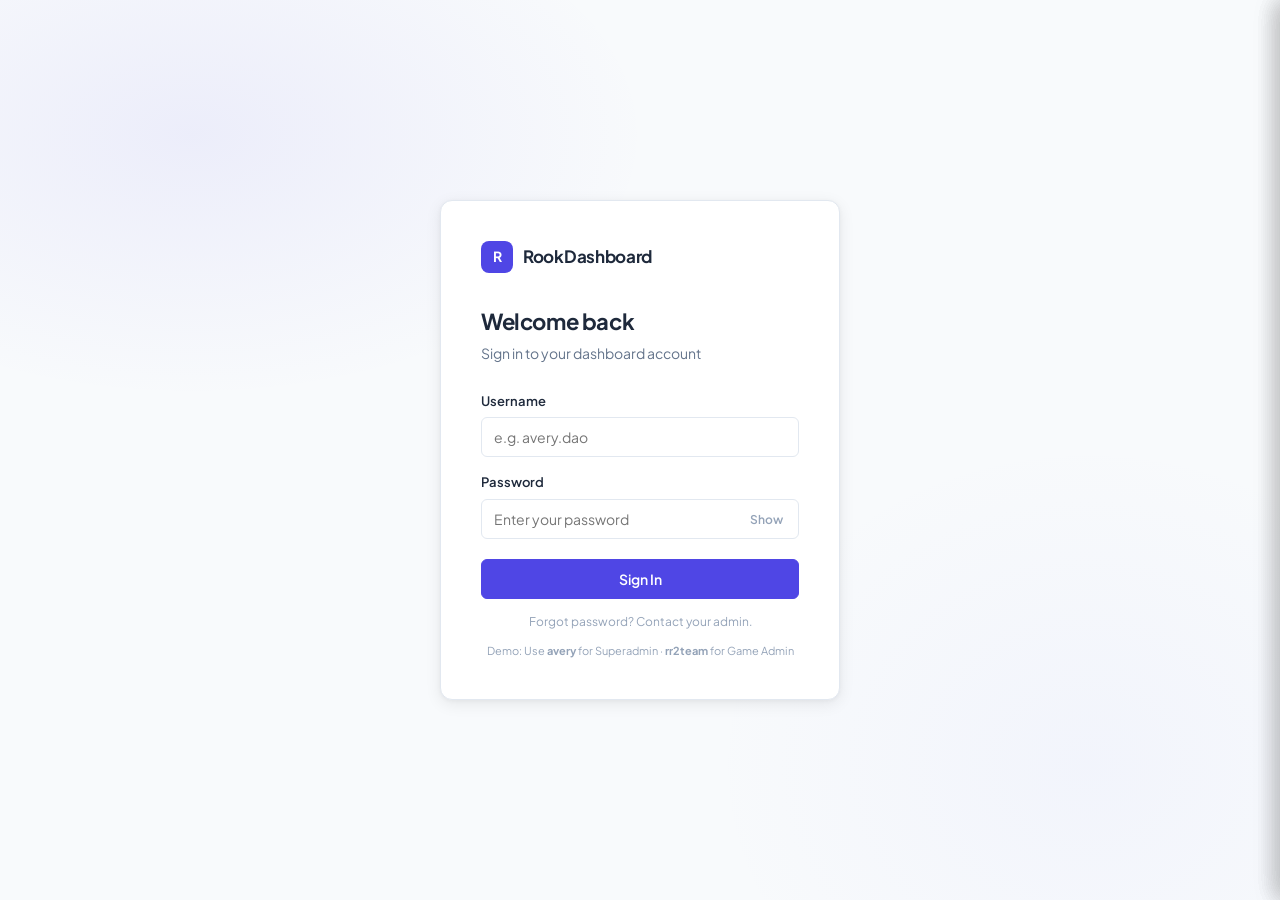
<file: index.html>
<!DOCTYPE html>
<html lang="en">

<head>
    <meta charset="UTF-8">
    <meta name="viewport" content="width=device-width, initial-scale=1.0">
    <title>RookDashboard Dashboard</title>
    <link rel="preconnect" href="https://fonts.googleapis.com">
    <link rel="preconnect" href="https://fonts.gstatic.com" crossorigin>
    <link
        href="https://fonts.googleapis.com/css2?family=Plus+Jakarta+Sans:wght@400;500;600;700&family=IBM+Plex+Mono:wght@400;500&display=swap"
        rel="stylesheet">
    <link rel="stylesheet" href="css/base.css">
    <link rel="stylesheet" href="css/login.css">
    <link rel="stylesheet" href="css/buttons.css">
    <link rel="stylesheet" href="css/shell.css">
    <link rel="stylesheet" href="css/overview.css">
    <link rel="stylesheet" href="css/transaction.css">
    <link rel="stylesheet" href="css/config.css">
    <link rel="stylesheet" href="css/users.css">
    <link rel="stylesheet" href="css/drawer.css">
    <link rel="stylesheet" href="css/modal.css">
    <link rel="stylesheet" href="css/curl-builder.css">
    <link rel="stylesheet" href="css/analytics.css">
</head>

<body>

    <!-- ═══════════════════════════════════════════════════════ -->
    <!--  LOGIN                                                  -->
    <!-- ═══════════════════════════════════════════════════════ -->
    <div id="login-screen">
        <div class="login-card">
            <div class="login-logo">
                <div class="logo-mark">R</div>
                <span class="logo-text">RookDashboard</span>
            </div>
            <h1 class="login-heading">Welcome back</h1>
            <p class="login-sub">Sign in to your dashboard account</p>

            <div class="field">
                <label class="field-label">Username</label>
                <input class="field-input" type="text" placeholder="e.g. avery.dao" id="login-user">
            </div>
            <div class="field">
                <label class="field-label">Password</label>
                <div class="field-wrap">
                    <input class="field-input pr" type="password" placeholder="Enter your password" id="login-pass">
                    <button class="field-action" onclick="togglePass()">Show</button>
                </div>
            </div>

            <div style="margin-top:20px;">
                <button class="btn btn-primary btn-full btn-lg" onclick="doLogin()">Sign In</button>
            </div>
            <p class="login-forgot">Forgot password? Contact your admin.</p>
            <p style="text-align:center;margin-top:12px;font-size:11px;color:var(--text-tertiary);">Demo: Use
                <strong>avery</strong> for Superadmin · <strong>rr2team</strong> for Game Admin
            </p>
        </div>
    </div>

    <!-- ═══════════════════════════════════════════════════════ -->
    <!--  APP SHELL                                              -->
    <!-- ═══════════════════════════════════════════════════════ -->
    <div id="app-shell">

        <!-- TOP BAR -->
        <div class="topbar">
            <div class="topbar-brand">
                <div class="tb-logo-mark">R</div>
                <span class="tb-logo-text">RookDashboard</span>
            </div>
            <div class="topbar-mid">
                <!-- Game switcher -->
                <div class="game-sw" id="game-sw">
                    <button class="game-sw-btn" id="game-sw-btn" onclick="toggleGameDD()">
                        <span class="g-dot"></span>
                        <span id="game-label">Royal Revolt 2 (iOS)</span>
                        <span class="chev game-sw-chevron">▼</span>
                    </button>
                    <div class="dropdown" id="game-dd">
                        <div class="dd-header">Switch Project</div>
                        <div id="game-dd-list"></div>
                        <div class="dd-divider sa-only"></div>
                        <div class="dd-item sa-only" style="color:var(--text-tertiary);font-size:12px;" onclick="selectAllGames()">
                            All Games →</div>
                    </div>
                </div>

                <!-- Environment toggle -->
                <div class="env-toggle">
                    <button class="env-btn active" id="env-sandbox" onclick="setEnv('sandbox')">Sandbox</button>
                    <button class="env-btn prod" id="env-prod" onclick="setEnv('production')">Production</button>
                </div>
            </div>

            <div class="topbar-right">
                <button class="user-btn">
                    <div class="user-av" id="user-av">AD</div>
                    <span id="user-name">Avery Dao</span>
                    <span class="chev">▼</span>
                </button>
            </div>
        </div>

        <!-- SANDBOX BANNER -->
        <div class="sb-banner visible" id="sb-banner">
            ⚠ You are viewing <strong>Sandbox</strong> data — not real orders
        </div>

        <div class="app-layout">
            <!-- SIDEBAR -->
            <nav class="sidebar">
                <div class="sb-section">
                    <span class="sb-label" id="nav-label-game">Royal Revolt 2</span>
                    <button class="nav-item active" onclick="navigate('overview')" id="nav-overview">
                        <span class="nav-icon">▦</span> Overview
                    </button>
                    <button class="nav-item" onclick="navigate('transactions')" id="nav-transactions">
                        <span class="nav-icon">↕</span> Orders
                    </button>
                </div>
                <div class="sb-divider"></div>
                <div class="sb-section" id="sb-section-project">
                    <span class="sb-label" id="nav-label-project">iOS</span>
                    <button class="nav-item" onclick="navigate('config')" id="nav-config">
                        <span class="nav-icon">⚙</span> Config
                    </button>
                    <button class="nav-item" onclick="navigate('settings')" id="nav-settings">
                        <span class="nav-icon">◈</span> Settings
                    </button>
                    <div class="nav-group" id="nav-group-products">
                        <button class="nav-group-trigger" onclick="toggleProductsGroup()">
                            <span class="nav-icon">⊞</span> Products
                            <span class="nav-group-arrow">▶</span>
                        </button>
                        <div class="nav-group-body">
                            <div id="nav-sdk-items">
                                <button class="nav-sub-item" onclick="navigate('sdk-catalog')" id="nav-sdk-catalog">Catalog</button>
                            </div>
                            <div id="nav-ws-items" style="display:none;">
                                <button class="nav-sub-item" onclick="navigate('webstore-catalog')" id="nav-webstore-catalog">Catalog</button>
                                <button class="nav-sub-item" onclick="navigate('webstore-rules')" id="nav-webstore-rules">Rules</button>
                            </div>
                        </div>
                    </div>
                </div>
                <div class="sb-divider sa-only"></div>
                <div class="sb-section sa-only">
                    <button class="nav-item" onclick="navigate('users')" id="nav-users">
                        <span class="nav-icon">◉</span> Users
                    </button>
                    <button class="nav-item disabled">
                        <span class="nav-icon">☰</span> Audit Log
                        <span class="nav-badge">Soon</span>
                    </button>
                </div>
                <div class="sb-bottom">
                    <button class="nav-item" onclick="doLogout()" style="color:var(--text-tertiary);">
                        <span class="nav-icon">⇤</span> Sign Out
                    </button>
                </div>
            </nav>

            <!-- MAIN CONTENT -->
            <main class="main">

                <!-- ─── OVERVIEW ─────────────────────────────────────── -->
                <div class="page active" id="page-overview">
                    <!-- <div class="page-header">
                        <div>
                            <h1 class="page-title">Overview</h1>
                            <p class="page-sub">Royal Revolt 2 · All platforms · <span id="ov-env-label">Sandbox</span></p>
                        </div>
                        <div class="page-actions">
                            <select class="sel">
                                <option>This month</option>
                                <option>Last 7 days</option>
                                <option>Last month</option>
                                <option>Custom range</option>
                            </select>
                            <button class="btn btn-secondary">Export</button>
                            <button class="btn btn-secondary">⤓ Export .CSV</button>
                            <button class="btn btn-secondary">⤓ Export .XLS</button>
                        </div>
                    </div> -->

                    <!-- Vitals -->
                    <!-- <div class="vitals">
                        <div class="vital-card">
                            <div class="vital-label">Revenue</div>
                            <div class="vital-value">$284,120</div>
                            <div class="vital-delta delta-up">▲ +12% MoM</div>
                        </div>
                        <div class="vital-card">
                            <div class="vital-label">ARPU</div>
                            <div class="vital-value">$4.20</div>
                            <div class="vital-delta delta-down">▼ −0.3% MoM</div>
                        </div>
                        <div class="vital-card">
                            <div class="vital-label">Refunds</div>
                            <div class="vital-value">$1,204</div>
                            <div class="vital-delta delta-up" style="color:var(--warning);">▲ +2% MoM</div>
                        </div>
                        <div class="vital-card">
                            <div class="vital-label">Net Revenue</div>
                            <div class="vital-value">$271,340</div>
                            <div class="vital-delta delta-up">▲ +11% MoM</div>
                        </div>
                    </div> -->

                    <!-- Charts row -->


                    <!-- Recent transactions -->
                    <!-- <div class="table-wrap">
                        <div class="table-head">
                            <span class="table-head-title">Recent Orders</span>
                        </div>
                        <table>
                            <thead>
                                <tr>
                                    <th>Invoice ID</th>
                                    <th>User ID</th>
                                    <th>Product</th>
                                    <th>Platform</th>
                                    <th>Amount</th>
                                    <th>Status</th>
                                    <th>Date</th>
                                    <th></th>
                                </tr>
                            </thead>
                            <tbody>
                                <tr onclick="navigate('txn-detail')">
                                    <td class="mono">INV-00821</td>
                                    <td class="mono">user_9821</td>
                                    <td>Gold Pack 500</td>
                                    <td><span class="tag">iOS</span></td>
                                    <td class="mono">$4.99</td>
                                    <td><span class="badge badge-paid">Paid</span></td>
                                    <td class="text-sec">Jun 14</td>
                                    <td class="arrow-icon">→</td>
                                </tr>
                                <tr onclick="navigate('txn-detail')">
                                    <td class="mono">INV-00820</td>
                                    <td class="mono">user_4401</td>
                                    <td>Starter Bundle</td>
                                    <td><span class="tag">Android</span></td>
                                    <td class="mono">$9.99</td>
                                    <td><span class="badge badge-paid">Paid</span></td>
                                    <td class="text-sec">Jun 14</td>
                                    <td class="arrow-icon">→</td>
                                </tr>
                                <tr onclick="navigate('txn-detail')">
                                    <td class="mono">INV-00819</td>
                                    <td class="mono">user_3390</td>
                                    <td>Gold Pack 500</td>
                                    <td><span class="tag">iOS</span></td>
                                    <td class="mono">$4.99</td>
                                    <td><span class="badge badge-refunded">Refunded</span></td>
                                    <td class="text-sec">Jun 13</td>
                                    <td class="arrow-icon">→</td>
                                </tr>
                                <tr onclick="navigate('txn-detail')">
                                    <td class="mono">INV-00818</td>
                                    <td class="mono">user_7712</td>
                                    <td>Premium Pass</td>
                                    <td><span class="tag">iOS</span></td>
                                    <td class="mono">$19.99</td>
                                    <td><span class="badge badge-paid">Paid</span></td>
                                    <td class="text-sec">Jun 13</td>
                                    <td class="arrow-icon">→</td>
                                </tr>
                                <tr onclick="navigate('txn-detail')">
                                    <td class="mono">INV-00817</td>
                                    <td class="mono">user_2201</td>
                                    <td>Gold Pack 500</td>
                                    <td><span class="tag">Android</span></td>
                                    <td class="mono">$4.99</td>
                                    <td><span class="badge badge-cancelled">Cancelled</span></td>
                                    <td class="text-sec">Jun 12</td>
                                    <td class="arrow-icon">→</td>
                                </tr>
                            </tbody>
                        </table>
                        <div class="tf">
                            <span class="tf-meta">Last 5 orders</span>
                            <span class="tf-link" onclick="navigate('transactions')">View all orders →</span>
                        </div>
                    </div> -->

                    <!-- Date range filter -->
                    <div class="an-filter-row">
                        <button class="an-range-btn active">7D</button>
                        <button class="an-range-btn">30D</button>
                        <button class="an-range-btn">90D</button>
                        <button class="an-range-btn">YTD</button>
                        <button class="an-range-btn">12M</button>
                        <button class="an-range-btn">Custom</button>
                        <span class="an-filter-sep"></span>
                        <!-- <select class="sel" style="font-size:12px;">
                            <option>All Games</option>
                            <option>Royal Revolt 2 (Android)</option>
                            <option>Smurf Village (iOS)</option>
                            <option>EMHQ (Android)</option>
                            <option>War of Nations (iOS)</option>
                            <option>Kitchen Scramble (iOS)</option>
                        </select> -->
                    </div>

                    <!-- KPI cards -->
                    <div class="an-kpi-grid">
                        <div class="an-kpi-card">
                            <div class="an-kpi-label">Gross Revenue</div>
                            <div class="an-kpi-value">$2,847,320</div>
                            <div class="an-kpi-badge up">↑ 12.4%</div>
                            <div class="an-kpi-sub">vs. previous period</div>
                        </div>
                        <div class="an-kpi-card">
                            <div class="an-kpi-label">Net Revenue</div>
                            <div class="an-kpi-value">$2,419,422</div>
                            <div class="an-kpi-badge up">↑ 11.8%</div>
                            <div class="an-kpi-sub">after platform fees</div>
                        </div>
                        <div class="an-kpi-card">
                            <div class="an-kpi-label">Total Savings (Rook)</div>
                            <div class="an-kpi-value">$427,898</div>
                            <div class="an-kpi-badge up">↑ 15.0%</div>
                            <div class="an-kpi-sub">vs. Apple/Android native</div>
                        </div>
                        <div class="an-kpi-card">
                            <div class="an-kpi-label">Refunds</div>
                            <div class="an-kpi-value">$38,241</div>
                            <div class="an-kpi-badge down">↑ 2.1%</div>
                            <div class="an-kpi-sub">1.3% refund rate</div>
                        </div>
                        <div class="an-kpi-card">
                            <div class="an-kpi-label">Orders</div>
                            <div class="an-kpi-value">94,182</div>
                            <div class="an-kpi-badge up">↑ 8.7%</div>
                            <div class="an-kpi-sub">across all titles</div>
                        </div>
                        <div class="an-kpi-card">
                            <div class="an-kpi-label">ARPU</div>
                            <div class="an-kpi-value">$4.82</div>
                            <div class="an-kpi-badge up">↑ 5.3%</div>
                            <div class="an-kpi-sub">all active players</div>
                        </div>
                        <div class="an-kpi-card">
                            <div class="an-kpi-label">ARPPU</div>
                            <div class="an-kpi-value">$38.14</div>
                            <div class="an-kpi-badge up">↑ 9.1%</div>
                            <div class="an-kpi-sub">paying players only</div>
                        </div>
                        <div class="an-kpi-card">
                            <div class="an-kpi-label">% Return Spenders</div>
                            <div class="an-kpi-value">68.4%</div>
                            <div class="an-kpi-badge up">↑ 3.2%</div>
                            <div class="an-kpi-sub">repeat purchasers</div>
                        </div>
                    </div>

                    <!-- Stacked revenue chart (full width) -->
                    <div class="an-charts-row" style="grid-template-columns:1fr; margin-bottom:16px;">
                        <div class="an-chart-card">
                            <div class="an-chart-title">Portfolio Revenue — Stacked by Game</div>
                            <div class="an-chart-sub">Gross revenue contribution per title · Last 30 days</div>
                            <div class="an-chart-area">
                                <svg viewBox="0 0 900 220" width="100%" style="display:block;">
                                    <!-- Grid lines -->
                                    <line x1="60" y1="10" x2="60" y2="195" stroke="#e2e8f0" stroke-width="1" />
                                    <line x1="60" y1="195" x2="890" y2="195" stroke="#e2e8f0" stroke-width="1" />
                                    <line x1="60" y1="155" x2="890" y2="155" stroke="#f1f5f9" stroke-width="1"
                                        stroke-dasharray="4,4" />
                                    <line x1="60" y1="115" x2="890" y2="115" stroke="#f1f5f9" stroke-width="1"
                                        stroke-dasharray="4,4" />
                                    <line x1="60" y1="75" x2="890" y2="75" stroke="#f1f5f9" stroke-width="1"
                                        stroke-dasharray="4,4" />
                                    <line x1="60" y1="35" x2="890" y2="35" stroke="#f1f5f9" stroke-width="1"
                                        stroke-dasharray="4,4" />
                                    <!-- Y labels -->
                                    <text x="55" y="198" text-anchor="end" font-size="9" fill="#94a3b8">$0</text>
                                    <text x="55" y="158" text-anchor="end" font-size="9" fill="#94a3b8">$50k</text>
                                    <text x="55" y="118" text-anchor="end" font-size="9" fill="#94a3b8">$100k</text>
                                    <text x="55" y="78" text-anchor="end" font-size="9" fill="#94a3b8">$150k</text>
                                    <text x="55" y="38" text-anchor="end" font-size="9" fill="#94a3b8">$200k</text>
                                    <!-- Stacked bars for 12 weeks -->
                                    <!-- Week 1 -->
                                    <rect x="70" y="135" width="55" height="60" fill="#4f46e5" rx="2" />
                                    <rect x="70" y="105" width="55" height="30" fill="#818cf8" rx="2" />
                                    <rect x="70" y="82" width="55" height="23" fill="#10b981" rx="2" />
                                    <rect x="70" y="65" width="55" height="17" fill="#f59e0b" rx="2" />
                                    <rect x="70" y="55" width="55" height="10" fill="#e11d48" rx="2" />
                                    <!-- Week 2 -->
                                    <rect x="138" y="128" width="55" height="67" fill="#4f46e5" rx="2" />
                                    <rect x="138" y="97" width="55" height="31" fill="#818cf8" rx="2" />
                                    <rect x="138" y="74" width="55" height="23" fill="#10b981" rx="2" />
                                    <rect x="138" y="58" width="55" height="16" fill="#f59e0b" rx="2" />
                                    <rect x="138" y="48" width="55" height="10" fill="#e11d48" rx="2" />
                                    <!-- Week 3 -->
                                    <rect x="206" y="130" width="55" height="65" fill="#4f46e5" rx="2" />
                                    <rect x="206" y="99" width="55" height="31" fill="#818cf8" rx="2" />
                                    <rect x="206" y="76" width="55" height="23" fill="#10b981" rx="2" />
                                    <rect x="206" y="60" width="55" height="16" fill="#f59e0b" rx="2" />
                                    <rect x="206" y="50" width="55" height="10" fill="#e11d48" rx="2" />
                                    <!-- Week 4 -->
                                    <rect x="274" y="118" width="55" height="77" fill="#4f46e5" rx="2" />
                                    <rect x="274" y="85" width="55" height="33" fill="#818cf8" rx="2" />
                                    <rect x="274" y="62" width="55" height="23" fill="#10b981" rx="2" />
                                    <rect x="274" y="45" width="55" height="17" fill="#f59e0b" rx="2" />
                                    <rect x="274" y="35" width="55" height="10" fill="#e11d48" rx="2" />
                                    <!-- Week 5 -->
                                    <rect x="342" y="122" width="55" height="73" fill="#4f46e5" rx="2" />
                                    <rect x="342" y="90" width="55" height="32" fill="#818cf8" rx="2" />
                                    <rect x="342" y="67" width="55" height="23" fill="#10b981" rx="2" />
                                    <rect x="342" y="51" width="55" height="16" fill="#f59e0b" rx="2" />
                                    <rect x="342" y="41" width="55" height="10" fill="#e11d48" rx="2" />
                                    <!-- Week 6 -->
                                    <rect x="410" y="115" width="55" height="80" fill="#4f46e5" rx="2" />
                                    <rect x="410" y="82" width="55" height="33" fill="#818cf8" rx="2" />
                                    <rect x="410" y="59" width="55" height="23" fill="#10b981" rx="2" />
                                    <rect x="410" y="43" width="55" height="16" fill="#f59e0b" rx="2" />
                                    <rect x="410" y="33" width="55" height="10" fill="#e11d48" rx="2" />
                                    <!-- Week 7 -->
                                    <rect x="478" y="108" width="55" height="87" fill="#4f46e5" rx="2" />
                                    <rect x="478" y="74" width="55" height="34" fill="#818cf8" rx="2" />
                                    <rect x="478" y="51" width="55" height="23" fill="#10b981" rx="2" />
                                    <rect x="478" y="35" width="55" height="16" fill="#f59e0b" rx="2" />
                                    <rect x="478" y="25" width="55" height="10" fill="#e11d48" rx="2" />
                                    <!-- Week 8 -->
                                    <rect x="546" y="112" width="55" height="83" fill="#4f46e5" rx="2" />
                                    <rect x="546" y="79" width="55" height="33" fill="#818cf8" rx="2" />
                                    <rect x="546" y="56" width="55" height="23" fill="#10b981" rx="2" />
                                    <rect x="546" y="40" width="55" height="16" fill="#f59e0b" rx="2" />
                                    <rect x="546" y="30" width="55" height="10" fill="#e11d48" rx="2" />
                                    <!-- Week 9 -->
                                    <rect x="614" y="105" width="55" height="90" fill="#4f46e5" rx="2" />
                                    <rect x="614" y="70" width="55" height="35" fill="#818cf8" rx="2" />
                                    <rect x="614" y="47" width="55" height="23" fill="#10b981" rx="2" />
                                    <rect x="614" y="31" width="55" height="16" fill="#f59e0b" rx="2" />
                                    <rect x="614" y="21" width="55" height="10" fill="#e11d48" rx="2" />
                                    <!-- Week 10 -->
                                    <rect x="682" y="100" width="55" height="95" fill="#4f46e5" rx="2" />
                                    <rect x="682" y="65" width="55" height="35" fill="#818cf8" rx="2" />
                                    <rect x="682" y="42" width="55" height="23" fill="#10b981" rx="2" />
                                    <rect x="682" y="26" width="55" height="16" fill="#f59e0b" rx="2" />
                                    <rect x="682" y="16" width="55" height="10" fill="#e11d48" rx="2" />
                                    <!-- Week 11 -->
                                    <rect x="750" y="96" width="55" height="99" fill="#4f46e5" rx="2" />
                                    <rect x="750" y="61" width="55" height="35" fill="#818cf8" rx="2" />
                                    <rect x="750" y="38" width="55" height="23" fill="#10b981" rx="2" />
                                    <rect x="750" y="22" width="55" height="16" fill="#f59e0b" rx="2" />
                                    <rect x="750" y="12" width="55" height="10" fill="#e11d48" rx="2" />
                                    <!-- Week 12 -->
                                    <rect x="818" y="90" width="55" height="105" fill="#4f46e5" rx="2" />
                                    <rect x="818" y="54" width="55" height="36" fill="#818cf8" rx="2" />
                                    <rect x="818" y="31" width="55" height="23" fill="#10b981" rx="2" />
                                    <rect x="818" y="15" width="55" height="16" fill="#f59e0b" rx="2" />
                                    <rect x="818" y="10" width="55" height="5" fill="#e11d48" rx="2" />
                                    <!-- X labels -->
                                    <text x="97" y="210" text-anchor="middle" font-size="9" fill="#94a3b8">W1</text>
                                    <text x="165" y="210" text-anchor="middle" font-size="9" fill="#94a3b8">W2</text>
                                    <text x="233" y="210" text-anchor="middle" font-size="9" fill="#94a3b8">W3</text>
                                    <text x="301" y="210" text-anchor="middle" font-size="9" fill="#94a3b8">W4</text>
                                    <text x="369" y="210" text-anchor="middle" font-size="9" fill="#94a3b8">W5</text>
                                    <text x="437" y="210" text-anchor="middle" font-size="9" fill="#94a3b8">W6</text>
                                    <text x="505" y="210" text-anchor="middle" font-size="9" fill="#94a3b8">W7</text>
                                    <text x="573" y="210" text-anchor="middle" font-size="9" fill="#94a3b8">W8</text>
                                    <text x="641" y="210" text-anchor="middle" font-size="9" fill="#94a3b8">W9</text>
                                    <text x="709" y="210" text-anchor="middle" font-size="9" fill="#94a3b8">W10</text>
                                    <text x="777" y="210" text-anchor="middle" font-size="9" fill="#94a3b8">W11</text>
                                    <text x="845" y="210" text-anchor="middle" font-size="9" fill="#94a3b8">W12</text>
                                </svg>
                            </div>
                            <div class="an-legend">
                                <div class="an-legend-item">
                                    <div class="an-legend-dot" style="background:#4f46e5;"></div> Royal Revolt 2
                                </div>
                                <div class="an-legend-item">
                                    <div class="an-legend-dot" style="background:#818cf8;"></div> Smurf Village
                                </div>
                                <div class="an-legend-item">
                                    <div class="an-legend-dot" style="background:#10b981;"></div> EMHQ
                                </div>
                                <div class="an-legend-item">
                                    <div class="an-legend-dot" style="background:#f59e0b;"></div> War of Nations
                                </div>
                                <div class="an-legend-item">
                                    <div class="an-legend-dot" style="background:#e11d48;"></div> Kitchen Scramble
                                </div>
                            </div>
                        </div>
                    </div>

                    <!-- ARPU/ARPPU line chart + Revenue by game bar -->
                    <div class="an-charts-row cols-2">
                        <div class="an-chart-card">
                            <div class="an-chart-title">ARPU &amp; ARPPU Over Time</div>
                            <div class="an-chart-sub">Average revenue per user vs. per paying user · 30D</div>
                            <div class="an-chart-area">
                                <svg viewBox="0 0 420 180" width="100%" style="display:block;">
                                    <!-- Grid -->
                                    <line x1="40" y1="10" x2="40" y2="155" stroke="#e2e8f0" stroke-width="1" />
                                    <line x1="40" y1="155" x2="415" y2="155" stroke="#e2e8f0" stroke-width="1" />
                                    <line x1="40" y1="120" x2="415" y2="120" stroke="#f1f5f9" stroke-width="1"
                                        stroke-dasharray="4,3" />
                                    <line x1="40" y1="85" x2="415" y2="85" stroke="#f1f5f9" stroke-width="1"
                                        stroke-dasharray="4,3" />
                                    <line x1="40" y1="50" x2="415" y2="50" stroke="#f1f5f9" stroke-width="1"
                                        stroke-dasharray="4,3" />
                                    <!-- Y labels -->
                                    <text x="35" y="158" text-anchor="end" font-size="8" fill="#94a3b8">$0</text>
                                    <text x="35" y="123" text-anchor="end" font-size="8" fill="#94a3b8">$15</text>
                                    <text x="35" y="88" text-anchor="end" font-size="8" fill="#94a3b8">$30</text>
                                    <text x="35" y="53" text-anchor="end" font-size="8" fill="#94a3b8">$45</text>
                                    <!-- ARPPU line (higher values) -->
                                    <polyline
                                        points="45,118 75,112 105,115 135,105 165,98 195,102 225,94 255,90 285,88 315,82 345,78 375,74 405,70"
                                        fill="none" stroke="#4f46e5" stroke-width="2" stroke-linejoin="round" />
                                    <!-- ARPU line (lower values) -->
                                    <polyline
                                        points="45,142 75,139 105,140 135,136 165,132 195,134 225,130 255,127 285,126 315,122 345,119 375,116 405,113"
                                        fill="none" stroke="#10b981" stroke-width="2" stroke-linejoin="round" />
                                    <!-- Dots ARPPU -->
                                    <circle cx="405" cy="70" r="3" fill="#4f46e5" />
                                    <!-- Dots ARPU -->
                                    <circle cx="405" cy="113" r="3" fill="#10b981" />
                                    <!-- X labels -->
                                    <text x="45" y="168" text-anchor="middle" font-size="8" fill="#94a3b8">1</text>
                                    <text x="135" y="168" text-anchor="middle" font-size="8" fill="#94a3b8">8</text>
                                    <text x="225" y="168" text-anchor="middle" font-size="8" fill="#94a3b8">15</text>
                                    <text x="315" y="168" text-anchor="middle" font-size="8" fill="#94a3b8">22</text>
                                    <text x="405" y="168" text-anchor="middle" font-size="8" fill="#94a3b8">30</text>
                                </svg>
                            </div>
                            <div class="an-legend">
                                <div class="an-legend-item">
                                    <div class="an-legend-dot" style="background:#4f46e5;border-radius:50%;"></div>
                                    ARPPU $38.14
                                </div>
                                <div class="an-legend-item">
                                    <div class="an-legend-dot" style="background:#10b981;border-radius:50%;"></div> ARPU
                                    $4.82
                                </div>
                            </div>
                        </div>
                        <div class="an-chart-card">
                            <div class="an-chart-title">Revenue by Title</div>
                            <div class="an-chart-sub">Gross revenue share · Current period</div>
                            <div class="an-chart-area">
                                <svg viewBox="0 0 380 180" width="100%" style="display:block;">
                                    <line x1="130" y1="10" x2="130" y2="155" stroke="#e2e8f0" stroke-width="1" />
                                    <line x1="130" y1="155" x2="375" y2="155" stroke="#e2e8f0" stroke-width="1" />
                                    <!-- Royal Revolt 2 -->
                                    <rect x="130" y="18" width="180" height="22" fill="#4f46e5" rx="3" />
                                    <text x="125" y="33" text-anchor="end" font-size="9" fill="#64748b">Royal Revolt
                                        2</text>
                                    <text x="316" y="33" font-size="9" fill="#4f46e5" font-weight="600">$1.12M</text>
                                    <!-- Smurf Village -->
                                    <rect x="130" y="48" width="120" height="22" fill="#818cf8" rx="3" />
                                    <text x="125" y="63" text-anchor="end" font-size="9" fill="#64748b">Smurf
                                        Village</text>
                                    <text x="256" y="63" font-size="9" fill="#818cf8" font-weight="600">$748k</text>
                                    <!-- EMHQ -->
                                    <rect x="130" y="78" width="85" height="22" fill="#10b981" rx="3" />
                                    <text x="125" y="93" text-anchor="end" font-size="9" fill="#64748b">EMHQ</text>
                                    <text x="221" y="93" font-size="9" fill="#10b981" font-weight="600">$531k</text>
                                    <!-- War of Nations -->
                                    <rect x="130" y="108" width="60" height="22" fill="#f59e0b" rx="3" />
                                    <text x="125" y="123" text-anchor="end" font-size="9" fill="#64748b">War of
                                        Nations</text>
                                    <text x="196" y="123" font-size="9" fill="#f59e0b" font-weight="600">$374k</text>
                                    <!-- Kitchen Scramble -->
                                    <rect x="130" y="138" width="30" height="14" fill="#e11d48" rx="3" />
                                    <text x="125" y="149" text-anchor="end" font-size="9" fill="#64748b">Kitchen
                                        Scramble</text>
                                    <text x="166" y="149" font-size="9" fill="#e11d48" font-weight="600">$93k</text>
                                </svg>
                            </div>
                        </div>
                    </div>

                    <!-- Player segmentation + Whales + LTV -->
                    <div class="an-charts-row cols-3">
                        <div class="an-chart-card">
                            <div class="an-chart-title">Player Geography</div>
                            <div class="an-chart-sub">Revenue by top markets</div>
                            <ul class="an-seg-list" style="margin-top:4px;">
                                <li class="an-seg-item">
                                    <span class="an-seg-label">United States</span>
                                    <div class="an-seg-bar-wrap">
                                        <div class="an-seg-bar" style="width:78%;background:#4f46e5;"></div>
                                    </div>
                                    <span class="an-seg-pct">$1.23M</span>
                                </li>
                                <li class="an-seg-item">
                                    <span class="an-seg-label">Germany</span>
                                    <div class="an-seg-bar-wrap">
                                        <div class="an-seg-bar" style="width:42%;background:#818cf8;"></div>
                                    </div>
                                    <span class="an-seg-pct">$416k</span>
                                </li>
                                <li class="an-seg-item">
                                    <span class="an-seg-label">United Kingdom</span>
                                    <div class="an-seg-bar-wrap">
                                        <div class="an-seg-bar" style="width:35%;background:#10b981;"></div>
                                    </div>
                                    <span class="an-seg-pct">$312k</span>
                                </li>
                                <li class="an-seg-item">
                                    <span class="an-seg-label">France</span>
                                    <div class="an-seg-bar-wrap">
                                        <div class="an-seg-bar" style="width:22%;background:#f59e0b;"></div>
                                    </div>
                                    <span class="an-seg-pct">$198k</span>
                                </li>
                                <li class="an-seg-item">
                                    <span class="an-seg-label">Canada</span>
                                    <div class="an-seg-bar-wrap">
                                        <div class="an-seg-bar" style="width:18%;background:#e11d48;"></div>
                                    </div>
                                    <span class="an-seg-pct">$164k</span>
                                </li>
                                <li class="an-seg-item">
                                    <span class="an-seg-label">Other</span>
                                    <div class="an-seg-bar-wrap">
                                        <div class="an-seg-bar" style="width:55%;background:#cbd5e1;"></div>
                                    </div>
                                    <span class="an-seg-pct">$534k</span>
                                </li>
                            </ul>
                        </div>
                        <div class="an-chart-card">
                            <div class="an-chart-title">Whale Spenders</div>
                            <div class="an-chart-sub">Players spending &gt; $100 threshold</div>
                            <div style="margin-top:8px;">
                                <div
                                    style="font-size:28px;font-weight:700;color:var(--text-primary);margin-bottom:4px;">
                                    2,847</div>
                                <div style="font-size:11px;color:var(--text-tertiary);margin-bottom:16px;">3.0% of
                                    paying players</div>
                                <div style="display:flex;flex-direction:column;gap:8px;">
                                    <div>
                                        <div
                                            style="display:flex;justify-content:space-between;font-size:11px;color:var(--text-tertiary);margin-bottom:3px;">
                                            <span>$100–$500</span><span>1,924</span>
                                        </div>
                                        <div
                                            style="background:var(--bg);border-radius:99px;height:6px;overflow:hidden;">
                                            <div style="width:68%;height:100%;background:#4f46e5;border-radius:99px;">
                                            </div>
                                        </div>
                                    </div>
                                    <div>
                                        <div
                                            style="display:flex;justify-content:space-between;font-size:11px;color:var(--text-tertiary);margin-bottom:3px;">
                                            <span>$500–$1,000</span><span>621</span>
                                        </div>
                                        <div
                                            style="background:var(--bg);border-radius:99px;height:6px;overflow:hidden;">
                                            <div style="width:22%;height:100%;background:#818cf8;border-radius:99px;">
                                            </div>
                                        </div>
                                    </div>
                                    <div>
                                        <div
                                            style="display:flex;justify-content:space-between;font-size:11px;color:var(--text-tertiary);margin-bottom:3px;">
                                            <span>$1,000+</span><span>302</span>
                                        </div>
                                        <div
                                            style="background:var(--bg);border-radius:99px;height:6px;overflow:hidden;">
                                            <div style="width:11%;height:100%;background:#e11d48;border-radius:99px;">
                                            </div>
                                        </div>
                                    </div>
                                </div>
                                <div
                                    style="margin-top:14px;padding-top:12px;border-top:1px solid var(--border-subtle);">
                                    <div style="font-size:11px;color:var(--text-tertiary);">Total whale revenue</div>
                                    <div style="font-size:18px;font-weight:700;color:var(--text-primary);">$1,408,220
                                    </div>
                                    <div style="font-size:11px;color:var(--text-tertiary);">49.5% of gross revenue</div>
                                </div>
                            </div>
                        </div>
                        <div class="an-chart-card">
                            <div class="an-chart-title">Lifetime Value (LTV)</div>
                            <div class="an-chart-sub">Average LTV by cohort</div>
                            <div style="margin-top:8px;">
                                <svg viewBox="0 0 160 130" width="100%" style="display:block;">
                                    <!-- Simple LTV bar chart by cohort month -->
                                    <line x1="20" y1="10" x2="20" y2="110" stroke="#e2e8f0" stroke-width="1" />
                                    <line x1="20" y1="110" x2="155" y2="110" stroke="#e2e8f0" stroke-width="1" />
                                    <rect x="25" y="80" width="16" height="30" fill="#4f46e5" rx="2" />
                                    <rect x="47" y="68" width="16" height="42" fill="#4f46e5" rx="2" />
                                    <rect x="69" y="55" width="16" height="55" fill="#4f46e5" rx="2" />
                                    <rect x="91" y="42" width="16" height="68" fill="#4f46e5" rx="2" />
                                    <rect x="113" y="28" width="16" height="82" fill="#4f46e5" rx="2" />
                                    <rect x="135" y="18" width="16" height="92" fill="#818cf8" rx="2" />
                                    <text x="33" y="122" text-anchor="middle" font-size="7" fill="#94a3b8">M1</text>
                                    <text x="55" y="122" text-anchor="middle" font-size="7" fill="#94a3b8">M3</text>
                                    <text x="77" y="122" text-anchor="middle" font-size="7" fill="#94a3b8">M6</text>
                                    <text x="99" y="122" text-anchor="middle" font-size="7" fill="#94a3b8">M9</text>
                                    <text x="121" y="122" text-anchor="middle" font-size="7" fill="#94a3b8">M12</text>
                                    <text x="143" y="122" text-anchor="middle" font-size="7" fill="#94a3b8">M18</text>
                                </svg>
                                <div style="display:flex;flex-direction:column;gap:4px;margin-top:4px;">
                                    <div style="display:flex;justify-content:space-between;font-size:11px;">
                                        <span style="color:var(--text-tertiary);">Avg LTV (12M)</span>
                                        <span style="font-weight:700;">$142.80</span>
                                    </div>
                                    <div style="display:flex;justify-content:space-between;font-size:11px;">
                                        <span style="color:var(--text-tertiary);">Avg LTV (18M)</span>
                                        <span style="font-weight:700;">$198.40</span>
                                    </div>
                                </div>
                            </div>
                        </div>
                    </div>

                    <!-- Monthly revenue line chart -->
                    <div class="an-charts-row" style="grid-template-columns:1fr;margin-bottom:16px;">
                        <div class="an-chart-card">
                            <div class="an-chart-title">Monthly Gross vs Net Revenue</div>
                            <div class="an-chart-sub">12-month trailing · All games</div>
                            <div class="an-chart-area">
                                <svg viewBox="0 0 900 160" width="100%" style="display:block;">
                                    <line x1="50" y1="10" x2="50" y2="130" stroke="#e2e8f0" stroke-width="1" />
                                    <line x1="50" y1="130" x2="890" y2="130" stroke="#e2e8f0" stroke-width="1" />
                                    <line x1="50" y1="100" x2="890" y2="100" stroke="#f1f5f9" stroke-width="1"
                                        stroke-dasharray="4,4" />
                                    <line x1="50" y1="70" x2="890" y2="70" stroke="#f1f5f9" stroke-width="1"
                                        stroke-dasharray="4,4" />
                                    <line x1="50" y1="40" x2="890" y2="40" stroke="#f1f5f9" stroke-width="1"
                                        stroke-dasharray="4,4" />
                                    <text x="45" y="133" text-anchor="end" font-size="8" fill="#94a3b8">$0</text>
                                    <text x="45" y="103" text-anchor="end" font-size="8" fill="#94a3b8">$150k</text>
                                    <text x="45" y="73" text-anchor="end" font-size="8" fill="#94a3b8">$300k</text>
                                    <text x="45" y="43" text-anchor="end" font-size="8" fill="#94a3b8">$450k</text>
                                    <!-- Gross revenue area fill -->
                                    <polygon
                                        points="55,115 125,110 195,105 265,98 335,92 405,88 475,82 545,79 615,74 685,68 755,62 825,55 895,48 895,130 55,130"
                                        fill="rgba(79,70,229,0.08)" />
                                    <!-- Gross revenue line -->
                                    <polyline
                                        points="55,115 125,110 195,105 265,98 335,92 405,88 475,82 545,79 615,74 685,68 755,62 825,55 895,48"
                                        fill="none" stroke="#4f46e5" stroke-width="2" stroke-linejoin="round" />
                                    <!-- Net revenue area fill -->
                                    <polygon
                                        points="55,122 125,117 195,112 265,106 335,100 405,96 475,91 545,88 615,83 685,77 755,72 825,65 895,58 895,130 55,130"
                                        fill="rgba(16,185,129,0.08)" />
                                    <!-- Net revenue line -->
                                    <polyline
                                        points="55,122 125,117 195,112 265,106 335,100 405,96 475,91 545,88 615,83 685,77 755,72 825,65 895,58"
                                        fill="none" stroke="#10b981" stroke-width="2" stroke-linejoin="round" />
                                    <!-- X labels -->
                                    <text x="55" y="145" text-anchor="middle" font-size="8" fill="#94a3b8">Mar</text>
                                    <text x="125" y="145" text-anchor="middle" font-size="8" fill="#94a3b8">Apr</text>
                                    <text x="195" y="145" text-anchor="middle" font-size="8" fill="#94a3b8">May</text>
                                    <text x="265" y="145" text-anchor="middle" font-size="8" fill="#94a3b8">Jun</text>
                                    <text x="335" y="145" text-anchor="middle" font-size="8" fill="#94a3b8">Jul</text>
                                    <text x="405" y="145" text-anchor="middle" font-size="8" fill="#94a3b8">Aug</text>
                                    <text x="475" y="145" text-anchor="middle" font-size="8" fill="#94a3b8">Sep</text>
                                    <text x="545" y="145" text-anchor="middle" font-size="8" fill="#94a3b8">Oct</text>
                                    <text x="615" y="145" text-anchor="middle" font-size="8" fill="#94a3b8">Nov</text>
                                    <text x="685" y="145" text-anchor="middle" font-size="8" fill="#94a3b8">Dec</text>
                                    <text x="755" y="145" text-anchor="middle" font-size="8" fill="#94a3b8">Jan</text>
                                    <text x="825" y="145" text-anchor="middle" font-size="8" fill="#94a3b8">Feb</text>
                                    <text x="895" y="145" text-anchor="middle" font-size="8" fill="#94a3b8">Mar</text>
                                </svg>
                            </div>
                            <div class="an-legend">
                                <div class="an-legend-item">
                                    <div class="an-legend-dot" style="background:#4f46e5;border-radius:50%;"></div>
                                    Gross Revenue
                                </div>
                                <div class="an-legend-item">
                                    <div class="an-legend-dot" style="background:#10b981;border-radius:50%;"></div> Net
                                    Revenue
                                </div>
                            </div>
                        </div>
                    </div>

                    <!-- Orders table -->
                    <div class="an-table-card">
                        <div class="an-table-head">
                            <span class="an-table-head-title">Orders</span>
                            <span class="an-table-head-count">94,182</span>
                            <input class="an-search" type="text" placeholder="Search orders…">
                            <button class="btn btn-secondary btn-sm">Filters</button>
                        </div>
                        <table class="an-table">
                            <thead>
                                <tr>
                                    <th>Date</th>
                                    <th>Order ID</th>
                                    <th>Transaction ID</th>
                                    <th>Game</th>
                                    <th>Product</th>
                                    <th>Player ID</th>
                                    <th>Country</th>
                                    <th>Gross</th>
                                    <th>Net</th>
                                    <th>Status</th>
                                </tr>
                            </thead>
                            <tbody>
                                <tr>
                                    <td style="color:var(--text-secondary);">2025-03-22 14:31</td>
                                    <td style="font-family:var(--mono);font-size:11px;">ORD-9182736</td>
                                    <td style="font-family:var(--mono);font-size:11px;color:var(--text-secondary);">TXN-7291048</td>
                                    <td><span class="an-game-dot" style="background:#4f46e5;"></span>Royal Revolt 2</td>
                                    <td>Gem Pack 1200</td>
                                    <td style="font-family:var(--mono);font-size:11px;">USR-48291</td>
                                    <td>🇺🇸 US</td>
                                    <td style="font-weight:600;">$9.99</td>
                                    <td style="color:var(--success);">$8.49</td>
                                    <td><span class="badge badge-success">Completed</span></td>
                                </tr>
                                <tr>
                                    <td style="color:var(--text-secondary);">2025-03-22 14:28</td>
                                    <td style="font-family:var(--mono);font-size:11px;">ORD-9182735</td>
                                    <td style="font-family:var(--mono);font-size:11px;color:var(--text-secondary);">TXN-7289201</td>
                                    <td><span class="an-game-dot" style="background:#818cf8;"></span>Smurf Village</td>
                                    <td>Starter Bundle</td>
                                    <td style="font-family:var(--mono);font-size:11px;">USR-71049</td>
                                    <td>🇩🇪 DE</td>
                                    <td style="font-weight:600;">$4.99</td>
                                    <td style="color:var(--success);">$4.24</td>
                                    <td><span class="badge badge-success">Completed</span></td>
                                </tr>
                                <tr>
                                    <td style="color:var(--text-secondary);">2025-03-22 14:22</td>
                                    <td style="font-family:var(--mono);font-size:11px;">ORD-9182734</td>
                                    <td style="font-family:var(--mono);font-size:11px;color:var(--text-secondary);">TXN-7281034</td>
                                    <td><span class="an-game-dot" style="background:#10b981;"></span>EMHQ</td>
                                    <td>Premium Season Pass</td>
                                    <td style="font-family:var(--mono);font-size:11px;">USR-33812</td>
                                    <td>🇬🇧 GB</td>
                                    <td style="font-weight:600;">$24.99</td>
                                    <td style="color:var(--success);">$21.24</td>
                                    <td><span class="badge badge-success">Completed</span></td>
                                </tr>
                                <tr>
                                    <td style="color:var(--text-secondary);">2025-03-22 14:18</td>
                                    <td style="font-family:var(--mono);font-size:11px;">ORD-9182733</td>
                                    <td style="font-family:var(--mono);font-size:11px;color:var(--text-secondary);">TXN-7271188</td>
                                    <td><span class="an-game-dot" style="background:#f59e0b;"></span>War of Nations</td>
                                    <td>Gold 5000</td>
                                    <td style="font-family:var(--mono);font-size:11px;">USR-90124</td>
                                    <td>🇫🇷 FR</td>
                                    <td style="font-weight:600;">$19.99</td>
                                    <td style="color:var(--warning);">Refunded</td>
                                    <td><span class="badge badge-warning">Refunded</span></td>
                                </tr>
                                <tr>
                                    <td style="color:var(--text-secondary);">2025-03-22 14:09</td>
                                    <td style="font-family:var(--mono);font-size:11px;">ORD-9182732</td>
                                    <td style="font-family:var(--mono);font-size:11px;color:var(--text-secondary);">TXN-7268920</td>
                                    <td><span class="an-game-dot" style="background:#4f46e5;"></span>Royal Revolt 2</td>
                                    <td>Whale Bundle $99</td>
                                    <td style="font-family:var(--mono);font-size:11px;">USR-11203</td>
                                    <td>🇨🇦 CA</td>
                                    <td style="font-weight:600;">$99.99</td>
                                    <td style="color:var(--success);">$84.99</td>
                                    <td><span class="badge badge-success">Completed</span></td>
                                </tr>
                                <tr>
                                    <td style="color:var(--text-secondary);">2025-03-22 13:55</td>
                                    <td style="font-family:var(--mono);font-size:11px;">ORD-9182731</td>
                                    <td style="font-family:var(--mono);font-size:11px;color:var(--text-secondary);">TXN-7251093</td>
                                    <td><span class="an-game-dot" style="background:#e11d48;"></span>Kitchen Scramble
                                    </td>
                                    <td>Energy Refill x10</td>
                                    <td style="font-family:var(--mono);font-size:11px;">USR-58847</td>
                                    <td>🇦🇺 AU</td>
                                    <td style="font-weight:600;">$2.99</td>
                                    <td style="color:var(--text-tertiary);">Pending</td>
                                    <td><span class="badge badge-warning"
                                            style="background:var(--warning-light);color:var(--warning);">Pending</span>
                                    </td>
                                </tr>
                            </tbody>
                        </table>
                    </div>
                </div>

                <!-- ─── TRANSACTIONS ──────────────────────────────────── -->
                <div class="page" id="page-transactions">
                    <div class="page-header">
                        <div>
                            <h1 class="page-title">Orders</h1>
                            <p class="page-sub">Royal Revolt 2 · All platforms · Sandbox</p>
                        </div>
                        <div class="page-actions">
                            <button class="btn btn-secondary" onclick="openModal('csv-modal')">Export CSV</button>
                        </div>
                    </div>

                    <div class="filters">
                        <select class="sel">
                            <option>This month</option>
                            <option>Last 7 days</option>
                            <option>Last month</option>
                        </select>
                        <select class="sel">
                            <option>All statuses</option>
                            <option>Paid</option>
                            <option>Refunded</option>
                            <option>Cancelled</option>
                        </select>
                        <select class="sel">
                            <option>All platforms</option>
                            <option>iOS</option>
                            <option>Android</option>
                        </select>
                        <div class="search-wrap">
                            <span class="search-ico">🔍</span>
                            <input class="search-in" type="text" placeholder="Search user ID...">
                        </div>
                    </div>

                    <div class="table-wrap">
                        <table>
                            <thead>
                                <tr>
                                    <th>Invoice ID</th>
                                    <th>User ID</th>
                                    <th>Product</th>
                                    <th>Platform</th>
                                    <th>Amount</th>
                                    <th>Status</th>
                                    <th>Date</th>
                                    <th></th>
                                </tr>
                            </thead>
                            <tbody>
                                <tr onclick="navigate('txn-detail')">
                                    <td class="mono">INV-00821</td>
                                    <td class="mono">user_9821</td>
                                    <td>Gold Pack 500</td>
                                    <td><span class="tag">iOS</span></td>
                                    <td class="mono">$4.99</td>
                                    <td><span class="badge badge-paid">Paid</span></td>
                                    <td class="text-sec">Jun 14</td>
                                    <td class="arrow-icon">→</td>
                                </tr>
                                <tr onclick="navigate('txn-detail')">
                                    <td class="mono">INV-00820</td>
                                    <td class="mono">user_4401</td>
                                    <td>Starter Bundle</td>
                                    <td><span class="tag">Android</span></td>
                                    <td class="mono">$9.99</td>
                                    <td><span class="badge badge-paid">Paid</span></td>
                                    <td class="text-sec">Jun 14</td>
                                    <td class="arrow-icon">→</td>
                                </tr>
                                <tr onclick="navigate('txn-detail')">
                                    <td class="mono">INV-00819</td>
                                    <td class="mono">user_3390</td>
                                    <td>Gold Pack 500</td>
                                    <td><span class="tag">iOS</span></td>
                                    <td class="mono">$4.99</td>
                                    <td><span class="badge badge-refunded">Refunded</span></td>
                                    <td class="text-sec">Jun 13</td>
                                    <td class="arrow-icon">→</td>
                                </tr>
                                <tr onclick="navigate('txn-detail')">
                                    <td class="mono">INV-00818</td>
                                    <td class="mono">user_7712</td>
                                    <td>Premium Pass</td>
                                    <td><span class="tag">iOS</span></td>
                                    <td class="mono">$19.99</td>
                                    <td><span class="badge badge-paid">Paid</span></td>
                                    <td class="text-sec">Jun 13</td>
                                    <td class="arrow-icon">→</td>
                                </tr>
                                <tr onclick="navigate('txn-detail')">
                                    <td class="mono">INV-00817</td>
                                    <td class="mono">user_2201</td>
                                    <td>Gold Pack 500</td>
                                    <td><span class="tag">Android</span></td>
                                    <td class="mono">$4.99</td>
                                    <td><span class="badge badge-cancelled">Cancelled</span></td>
                                    <td class="text-sec">Jun 12</td>
                                    <td class="arrow-icon">→</td>
                                </tr>
                                <tr onclick="navigate('txn-detail')">
                                    <td class="mono">INV-00816</td>
                                    <td class="mono">user_8843</td>
                                    <td>Starter Bundle</td>
                                    <td><span class="tag">Android</span></td>
                                    <td class="mono">$9.99</td>
                                    <td><span class="badge badge-paid">Paid</span></td>
                                    <td class="text-sec">Jun 12</td>
                                    <td class="arrow-icon">→</td>
                                </tr>
                                <tr onclick="navigate('txn-detail')">
                                    <td class="mono">INV-00815</td>
                                    <td class="mono">user_1102</td>
                                    <td>Premium Pass</td>
                                    <td><span class="tag">iOS</span></td>
                                    <td class="mono">$19.99</td>
                                    <td><span class="badge badge-paid">Paid</span></td>
                                    <td class="text-sec">Jun 11</td>
                                    <td class="arrow-icon">→</td>
                                </tr>
                                <tr onclick="navigate('txn-detail')">
                                    <td class="mono">INV-00814</td>
                                    <td class="mono">user_5530</td>
                                    <td>Gold Pack 500</td>
                                    <td><span class="tag">iOS</span></td>
                                    <td class="mono">$4.99</td>
                                    <td><span class="badge badge-refunded">Refunded</span></td>
                                    <td class="text-sec">Jun 11</td>
                                    <td class="arrow-icon">→</td>
                                </tr>
                            </tbody>
                        </table>
                        <div class="pag">
                            <span class="pag-meta">Showing 1–8 of 3,241</span>
                            <div class="pag-controls">
                                <button class="pag-btn" disabled>← Prev</button>
                                <span class="pag-info">Page 1 of 406</span>
                                <button class="pag-btn">Next →</button>
                            </div>
                        </div>
                    </div>
                </div>

                <!-- ─── TRANSACTION DETAIL ────────────────────────────── -->
                <div class="page" id="page-txn-detail">
                    <button class="back-btn" onclick="navigate('transactions')">← Back to Orders</button>

                    <div class="page-header">
                        <div class="flex items-center gap-8">
                            <h1 class="page-title" style="margin-bottom:0;">INV-00821</h1>
                            <span id="txn-status-badge" class="badge badge-paid"
                                style="font-size:13px;padding:4px 10px;">Paid</span>
                        </div>
                        <div class="page-actions" style="gap:6px;">
                            <span
                                style="font-size:11px;font-weight:600;color:var(--text-tertiary);text-transform:uppercase;letter-spacing:.06em;margin-right:4px;">Demo
                                status:</span>
                            <button class="btn btn-sm btn-secondary" onclick="setTxnStatus('paid')">Paid</button>
                            <button class="btn btn-sm btn-secondary"
                                onclick="setTxnStatus('refunded')">Refunded</button>
                            <button class="btn btn-sm btn-secondary"
                                onclick="setTxnStatus('cancelled')">Cancelled</button>
                        </div>
                    </div>

                    <div class="detail-grid">
                        <div class="full-card">
                            <div class="card-header"><span class="card-title">Order Details</span></div>
                            <div class="card-body">
                                <div class="detail-row"><span class="dk">Invoice ID</span><span
                                        class="dv mono">INV-00821</span></div>
                                <div class="detail-row"><span class="dk">User ID</span><span
                                        class="dv mono">user_9821</span></div>
                                <div class="detail-row"><span class="dk">Payment provider</span><span
                                        class="dv">Xsolla</span></div>
                                <div class="detail-row"><span class="dk">Payment method</span><span class="dv">Credit
                                        Card</span></div>
                                <div class="detail-row"><span class="dk">Currency</span><span class="dv">USD</span>
                                </div>
                                <div class="detail-row"><span class="dk">Amount</span><span class="dv mono"
                                        style="color:var(--success);font-size:15px;">$4.99</span></div>
                                <div class="detail-row"><span class="dk">Paid at</span><span class="dv">Jun 14, 2025 ·
                                        09:32 UTC</span></div>
                            </div>
                        </div>
                        <div class="full-card">
                            <div class="card-header"><span class="card-title">Product</span></div>
                            <div class="card-body">
                                <div class="detail-row"><span class="dk">SKU</span><span
                                        class="dv mono">gold_pack_500</span></div>
                                <div class="detail-row"><span class="dk">Name</span><span class="dv">Gold Pack
                                        500</span></div>
                                <div class="detail-row"><span class="dk">Quantity</span><span class="dv">1</span></div>
                                <div class="detail-row"><span class="dk">Platform</span><span class="dv"><span
                                            class="tag">iOS</span></span></div>
                                <div class="detail-row"><span class="dk">Environment</span><span class="dv"><span
                                            class="badge badge-pending">Sandbox</span></span></div>
                            </div>
                        </div>
                    </div>

                    <div class="full-card">
                        <div class="card-header"><span class="card-title">Custom Parameters</span></div>
                        <div class="card-body">
                            <div class="detail-row"><span class="dk">playerID</span><span class="dv mono">8821004</span>
                            </div>
                            <div class="detail-row"><span class="dk">region</span><span class="dv mono">EU</span></div>
                            <div class="detail-row"><span class="dk">sessionToken</span><span
                                    class="dv mono">tok_xk2j9af8c1...</span></div>
                        </div>
                    </div>

                    <div class="full-card">
                        <div class="card-header"><span class="card-title">Timeline</span></div>
                        <div class="card-body" id="txn-timeline">
                            <!-- Timeline populated by renderTimeline() based on current status -->
                        </div>
                    </div>
                </div>

                <!-- ─── CONFIG ───────────────────────────────────────── -->
                <div class="page" id="page-config">
                    <div class="page-header">
                        <div>
                            <h1 class="page-title">Configuration</h1>
                            <p class="page-sub">Royal Revolt 2 · <span id="cfg-env-label">Sandbox</span> · RookSDK Integration</p>
                        </div>
                        <div class="page-actions">
                            <span class="badge badge-approved">● Approved</span>
                        </div>
                    </div>

                    <!-- General Information -->
                    <div class="full-card" style="margin-bottom:20px;">
                        <div class="card-header">
                            <h2 class="card-title">General Information</h2>
                        </div>
                        <div class="card-body">
                            <div class="cf" style="max-width:400px;margin-bottom:24px;">
                                <div class="cf-label">App ID (read-only)</div>
                                <div class="cf-wrap">
                                    <input class="cf-input ro" type="text" value="12" readonly>
                                    <button class="cf-copy" onclick="copyText('12',this)" title="Copy">⎘</button>
                                </div>
                            </div>

                            <!-- Configuration Progress -->
                            <div style="padding-top:20px;border-top:1px solid var(--border);">
                                <h3
                                    style="font-size:14px;font-weight:600;color:var(--text-primary);margin-bottom:12px;">
                                    Configuration Progress</h3>

                                <!-- Progress Bar -->
                                <div style="margin-bottom:16px;">
                                    <div
                                        style="display:flex;justify-content:space-between;align-items:center;margin-bottom:8px;">
                                        <span style="font-size:13px;font-weight:600;color:var(--text-primary);"
                                            id="progress-text">0/7 completed</span>
                                        <span style="font-size:12px;color:var(--text-secondary);"
                                            id="progress-percent">0%</span>
                                    </div>
                                    <div style="height:8px;background:#e2e8f0;border-radius:4px;overflow:hidden;">
                                        <div id="progress-bar"
                                            style="height:100%;background:var(--accent);width:0%;transition:width 0.3s ease;">
                                        </div>
                                    </div>
                                </div>

                                <!-- Checklist -->
                                <div style="display:grid;grid-template-columns:1fr 1fr;gap:8px;">
                                    <div class="progress-item" data-field="validation-rule"
                                        onclick="scrollToField('validation-rule')"
                                        style="cursor:pointer;padding:8px;border-radius:4px;transition:background 0.15s;">
                                        <span class="progress-icon">○</span>
                                        <span class="progress-label">Validation Rule configured</span>
                                    </div>
                                    <div class="progress-item" data-field="user-validation-curl"
                                        onclick="scrollToField('user-validation-curl')"
                                        style="cursor:pointer;padding:8px;border-radius:4px;transition:background 0.15s;">
                                        <span class="progress-icon">○</span>
                                        <span class="progress-label">User Validation cURL configured</span>
                                    </div>
                                    <div class="progress-item" data-field="valid-test-user-id"
                                        onclick="scrollToField('valid-test-user-id')"
                                        style="cursor:pointer;padding:8px;border-radius:4px;transition:background 0.15s;">
                                        <span class="progress-icon">○</span>
                                        <span class="progress-label">Valid Test User ID configured</span>
                                    </div>
                                    <div class="progress-item" data-field="invalid-test-user-id"
                                        onclick="scrollToField('invalid-test-user-id')"
                                        style="cursor:pointer;padding:8px;border-radius:4px;transition:background 0.15s;">
                                        <span class="progress-icon">○</span>
                                        <span class="progress-label">Invalid Test User ID configured</span>
                                    </div>
                                    <div class="progress-item" data-field="purchase-callback"
                                        onclick="scrollToField('purchase-callback')"
                                        style="cursor:pointer;padding:8px;border-radius:4px;transition:background 0.15s;">
                                        <span class="progress-icon">○</span>
                                        <span class="progress-label">Purchase Callback cURL configured</span>
                                    </div>
                                    <div class="progress-item" data-field="refund-callback"
                                        onclick="scrollToField('refund-callback')"
                                        style="cursor:pointer;padding:8px;border-radius:4px;transition:background 0.15s;">
                                        <span class="progress-icon">○</span>
                                        <span class="progress-label">Refund Callback cURL configured</span>
                                    </div>
                                    <div class="progress-item" data-field="ios-credentials"
                                        onclick="scrollToField('ios-credentials')"
                                        style="cursor:pointer;padding:8px;border-radius:4px;transition:background 0.15s;">
                                        <span class="progress-icon">○</span>
                                        <span class="progress-label">iOS Xsolla credentials configured</span>
                                    </div>
                                    <div class="progress-item" data-field="android-credentials"
                                        onclick="scrollToField('android-credentials')"
                                        style="cursor:pointer;padding:8px;border-radius:4px;transition:background 0.15s;">
                                        <span class="progress-icon">○</span>
                                        <span class="progress-label">Android Xsolla credentials configured</span>
                                    </div>
                                </div>
                            </div>
                        </div>
                    </div>

                    <!-- User Validation -->
                    <div class="full-card" style="margin-bottom:20px;">
                        <div class="card-header">
                            <h2 class="card-title">User Validation</h2>
                        </div>
                        <div class="card-body">
                            <div id="user-validation-step"></div>

                            <div style="margin-top:20px;padding-top:16px;border-top:1px solid var(--border-subtle);">
                                <div style="font-size:11px;font-weight:700;color:var(--text-tertiary);text-transform:uppercase;letter-spacing:.07em;margin-bottom:12px;">Validation Rule</div>
                                <p style="font-size:13px;color:#64748b;margin-bottom:12px;">
                                    The rule must be written in JMESPath syntax. <a href="https://jmespath.org/"
                                        target="_blank" rel="noopener" style="color:var(--accent);">https://jmespath.org/ ↗</a>
                                </p>
                                <div class="ep-row">
                                    <span class="ep-label">Validation Rule (JMESPath)</span>
                                    <input id="validation-rule" class="ep-input" type="text"
                                        value="`user-properties`.country == 'US' && `user-properties`.age >= `18`"
                                        placeholder="`user-properties`.country == 'US' && `user-properties`.age >= `18`"
                                        style="font-family:Consolas,Monaco,'Courier New',monospace;background:#f8fafc;">
                                </div>
                                <div style="margin-top:16px;padding:14px;background:var(--bg);border:1px solid var(--border);border-radius:var(--r-sm);">
                                    <div style="font-size:11px;font-weight:700;color:var(--text-tertiary);text-transform:uppercase;letter-spacing:.07em;margin-bottom:10px;">Test User IDs</div>
                                    <div class="ep-row" style="margin-bottom:8px;">
                                        <span class="ep-label" style="width:180px;">Valid Test User ID</span>
                                        <input id="valid-test-user-id" class="ep-input" type="text" value="user_sandbox_001"
                                            placeholder="A user ID that should pass validation">
                                    </div>
                                    <div class="ep-row" style="margin-bottom:0;">
                                        <span class="ep-label" style="width:180px;">Invalid Test User ID</span>
                                        <input id="invalid-test-user-id" class="ep-input" type="text" value=""
                                            placeholder="A user ID that should fail validation">
                                    </div>
                                </div>
                            </div>

                            <div style="margin-top:16px;">
                                <button class="btn btn-primary btn-sm">Save Changes</button>
                            </div>
                        </div>
                    </div>

                    <!-- Callbacks -->
                    <div class="full-card" style="margin-bottom:16px;">
                        <div class="card-header">
                            <span class="card-title">Callbacks</span>
                            <span class="text-sec" style="font-size:12px;">Shared across platforms · Sandbox</span>
                        </div>
                        <div class="card-body">
                            <div id="cb-steps"></div>
                            <!-- <button class="btn btn-secondary btn-sm" onclick="cbAddCallback()"
                                style="margin-bottom:16px;">+
                                Add Step</button> -->

                            <div>
                                <button class="btn btn-primary btn-sm">Save Changes</button>
                            </div>
                        </div>
                    </div>

                    <!-- Export Configuration -->
                    <div style="margin:20px 0;padding:16px;background:var(--surface);border:1px solid var(--border);border-radius:var(--r);">
                        <button class="btn btn-primary" onclick="exportRookConfig()">Export RookConfig.json files</button>
                        <p style="font-size:12px;color:var(--text-secondary);margin-top:8px;margin-bottom:0;">
                            Downloads configuration files for all platform-environment combinations
                        </p>
                    </div>
                </div>

                <!-- ─── USERS ─────────────────────────────────────────── -->
                <div class="page" id="page-users">
                    <div class="page-header">
                        <div>
                            <h1 class="page-title">Users</h1>
                            <p class="page-sub">Manage access and roles</p>
                        </div>
                        <div class="page-actions">
                            <button class="btn btn-primary" onclick="openDrawer()">+ Create User</button>
                        </div>
                    </div>

                    <div class="users-wrap">
                        <table>
                            <thead>
                                <tr>
                                    <th>Name</th>
                                    <th>Username</th>
                                    <th>Role</th>
                                    <th>Game</th>
                                    <th>Status</th>
                                    <th>Created</th>
                                </tr>
                            </thead>
                            <tbody>
                                <tr>
                                    <td><strong>Nils Freitag</strong></td>
                                    <td class="mono">nils.freitag</td>
                                    <td><span class="badge"
                                            style="background:#f0fdf4;color:#15803d;border:1px solid #bbf7d0;">Superadmin</span>
                                    </td>
                                    <td class="text-tert">—</td>
                                    <td><span class="badge badge-active">Active</span></td>
                                    <td class="text-sec">Jan 10, 2025</td>
                                </tr>
                                <tr>
                                    <td><strong>Avery Dao</strong></td>
                                    <td class="mono">avery.dao</td>
                                    <td><span class="badge"
                                            style="background:#f0fdf4;color:#15803d;border:1px solid #bbf7d0;">Superadmin</span>
                                    </td>
                                    <td class="text-tert">—</td>
                                    <td><span class="badge badge-active">Active</span></td>
                                    <td class="text-sec">Jan 12, 2025</td>
                                </tr>
                                <tr>
                                    <td><strong>Ty Pham</strong></td>
                                    <td class="mono">ty.pham</td>
                                    <td><span class="badge"
                                            style="background:#f0fdf4;color:#15803d;border:1px solid #bbf7d0;">Superadmin</span>
                                    </td>
                                    <td class="text-tert">—</td>
                                    <td><span class="badge badge-active">Active</span></td>
                                    <td class="text-sec">Jan 15, 2025</td>
                                </tr>
                                <tr>
                                    <td><strong>Linh Pham</strong></td>
                                    <td class="mono">linh.pham</td>
                                    <td><span class="badge"
                                            style="background:#f0fdf4;color:#15803d;border:1px solid #bbf7d0;">Superadmin</span>
                                    </td>
                                    <td class="text-tert">—</td>
                                    <td><span class="badge badge-active">Active</span></td>
                                    <td class="text-sec">Jan 15, 2025</td>
                                </tr>
                                <tr>
                                    <td><strong>Royal Revolt 2 Team</strong></td>
                                    <td class="mono">studio-royalrevolt2</td>
                                    <td><span class="badge"
                                            style="background:#eef2ff;color:#4f46e5;border:1px solid #c7d2fe;">Game
                                            Admin</span></td>
                                    <td>Royal Revolt 2</td>
                                    <td><span class="badge badge-active">Active</span></td>
                                    <td class="text-sec">Feb 1, 2025</td>
                                </tr>
                                <tr>
                                    <td><strong>Smurf Village Team</strong></td>
                                    <td class="mono">studio-smurfvillage</td>
                                    <td><span class="badge"
                                            style="background:#eef2ff;color:#4f46e5;border:1px solid #c7d2fe;">Game
                                            Admin</span></td>
                                    <td>Smurf Village</td>
                                    <td><span class="badge badge-active">Active</span></td>
                                    <td class="text-sec">Feb 5, 2025</td>
                                </tr>
                                <tr>
                                    <td><strong>EMHQ Team</strong></td>
                                    <td class="mono">studio-emhq</td>
                                    <td><span class="badge"
                                            style="background:#eef2ff;color:#4f46e5;border:1px solid #c7d2fe;">Game
                                            Admin</span></td>
                                    <td>EMHQ</td>
                                    <td><span class="badge badge-invited">Invited</span></td>
                                    <td class="text-sec">Feb 18, 2025</td>
                                </tr>
                                <tr>
                                    <td><strong>War of Nations Team</strong></td>
                                    <td class="mono">studio-warnations</td>
                                    <td><span class="badge"
                                            style="background:#eef2ff;color:#4f46e5;border:1px solid #c7d2fe;">Game
                                            Admin</span></td>
                                    <td>War of Nations</td>
                                    <td><span class="badge badge-invited">Invited</span></td>
                                    <td class="text-sec">Feb 19, 2025</td>
                                </tr>
                                <tr>
                                    <td><strong>Kitchen Scramble Team</strong></td>
                                    <td class="mono">studio-kitchenscramble</td>
                                    <td><span class="badge"
                                            style="background:#eef2ff;color:#4f46e5;border:1px solid #c7d2fe;">Game
                                            Admin</span></td>
                                    <td>Kitchen Scramble</td>
                                    <td><span class="badge badge-invited">Invited</span></td>
                                    <td class="text-sec">Feb 20, 2025</td>
                                </tr>
                            </tbody>
                        </table>
                    </div>
                </div>

                <!-- ─── SDK CATALOG ───────────────────────────────────── -->
                <div class="page" id="page-sdk-catalog">
                    <div class="page-header">
                        <div>
                            <h1 class="page-title">SDK Products</h1>
                            <p class="page-sub">Royal Revolt 2 · <span id="sdk-env-label">Sandbox</span> · In-app purchase catalog synced to Xsolla</p>
                        </div>
                        <div class="page-actions">
                            <button class="btn btn-secondary" onclick="document.getElementById('sdk-json-input').click()">↑ Import JSON</button>
                            <input type="file" id="sdk-json-input" accept=".json" style="display:none" onchange="handleSdkJsonImport(event)">
                            <button class="btn btn-secondary" onclick="alert('Sync triggered')">↺ Sync All</button>
                            <button class="btn btn-primary" onclick="openSdkProductDrawer()">+ Add Product</button>
                        </div>
                    </div>
                    <div class="vitals" style="margin-bottom:16px;">
                        <div class="vital-card"><div class="vital-label">Total SKUs</div><div class="vital-value">6</div><div class="vital-delta delta-neutral">—</div></div>
                        <div class="vital-card"><div class="vital-label">Active</div><div class="vital-value">6</div><div class="vital-delta delta-up">▲ 1 added last sync</div></div>
                        <div class="vital-card"><div class="vital-label">Inactive</div><div class="vital-value">0</div><div class="vital-delta delta-neutral">—</div></div>
                    </div>
                    <div class="sync-bars">
                        <div class="sync-bar">
                            <div class="sync-indicator sync-ok-dot">●</div>
                            <div><div style="font-weight:600;color:var(--text-primary);font-size:13px;">Xsolla</div><div style="font-size:11px;color:var(--text-tertiary);">Last synced today · 09:14 UTC</div></div>
                        </div>
                    </div>
                    <div class="table-wrap">
                        <table>
                            <thead><tr><th>SKU</th><th>Name</th><th>Type</th><th>Price</th><th>Status</th><th></th></tr></thead>
                            <tbody>
                                <tr onclick="openSdkProductDrawer('gold_100')"><td class="mono">gold_100</td><td><strong>Gold Pack 100</strong></td><td><span class="tag">Consumable</span></td><td class="mono">$0.99</td><td><span class="badge badge-active">Active</span></td><td class="arrow-icon">→</td></tr>
                                <tr onclick="openSdkProductDrawer('gold_500')"><td class="mono">gold_500</td><td><strong>Gold Pack 500</strong></td><td><span class="tag">Consumable</span></td><td class="mono">$4.99</td><td><span class="badge badge-active">Active</span></td><td class="arrow-icon">→</td></tr>
                                <tr onclick="openSdkProductDrawer('gold_2000')"><td class="mono">gold_2000</td><td><strong>Gold Pack 2000</strong></td><td><span class="tag">Consumable</span></td><td class="mono">$19.99</td><td><span class="badge badge-active">Active</span></td><td class="arrow-icon">→</td></tr>
                                <tr onclick="openSdkProductDrawer('starter_bundle')"><td class="mono">starter_bundle</td><td><strong>Starter Bundle</strong></td><td><span class="tag">Consumable</span></td><td class="mono">$9.99</td><td><span class="badge badge-active">Active</span></td><td class="arrow-icon">→</td></tr>
                                <tr onclick="openSdkProductDrawer('royal_shield_7d')"><td class="mono">royal_shield_7d</td><td><strong>Royal Shield (7d)</strong></td><td><span class="tag">Non-consumable</span></td><td class="mono">$2.99</td><td><span class="badge badge-active">Active</span></td><td class="arrow-icon">→</td></tr>
                                <tr onclick="openSdkProductDrawer('season_pass_2025')"><td class="mono">season_pass_2025</td><td><strong>Season Pass 2025</strong></td><td><span class="tag">Non-consumable</span></td><td class="mono">$24.99</td><td><span class="badge badge-active">Active</span></td><td class="arrow-icon">→</td></tr>
                            </tbody>
                        </table>
                        <div class="pag"><span class="pag-meta">Showing 1–6 of 6 products</span><div class="pag-controls"><button class="pag-btn" disabled>← Prev</button><span class="pag-info">Page 1 of 1</span><button class="pag-btn" disabled>Next →</button></div></div>
                    </div>
                </div>

                <!-- ─── WEBSTORE CATALOG ───────────────────────────────── -->
                <div class="page" id="page-webstore-catalog">
                    <div class="page-header">
                        <div>
                            <h1 class="page-title">Webstore Products</h1>
                            <p class="page-sub">Royal Revolt 2 · <span id="ws-env-label">Sandbox</span> · B2C webstore catalog</p>
                        </div>
                        <div class="page-actions">
                            <button class="btn btn-primary" onclick="openWsProductDrawer()">+ Add Product</button>
                        </div>
                    </div>
                    <div class="vitals" style="margin-bottom:16px;">
                        <div class="vital-card"><div class="vital-label">Total Products</div><div class="vital-value">5</div><div class="vital-delta delta-neutral">—</div></div>
                        <div class="vital-card"><div class="vital-label">Active</div><div class="vital-value">4</div><div class="vital-delta delta-neutral">—</div></div>
                        <div class="vital-card"><div class="vital-label">On Sale</div><div class="vital-value">1</div><div class="vital-delta delta-neutral">—</div></div>
                        <div class="vital-card"><div class="vital-label">Revenue MTD</div><div class="vital-value">$8.4k</div><div class="vital-delta delta-up">▲ 12%</div></div>
                    </div>
                    <div class="table-wrap">
                        <table>
                            <thead><tr><th>SKU</th><th>Name</th><th>Type</th><th>Price</th><th>Sale Price</th><th>Status</th><th></th></tr></thead>
                            <tbody>
                                <tr onclick="openWsProductDrawer('ws_vip_bundle')">
                                    <td class="mono">ws_vip_bundle</td><td><strong>VIP Starter Bundle</strong></td>
                                    <td><span class="tag">Bundle</span></td><td class="mono">$14.99</td>
                                    <td style="color:var(--text-tertiary);font-size:12px;">—</td>
                                    <td><span class="badge badge-active">Active</span></td><td class="arrow-icon">→</td>
                                </tr>
                                <tr onclick="openWsProductDrawer('ws_dungeon_key')">
                                    <td class="mono">ws_dungeon_key</td><td><strong>Dungeon Key Pack</strong></td>
                                    <td><span class="tag">Consumable</span></td><td class="mono">$4.99</td>
                                    <td style="color:var(--text-tertiary);font-size:12px;">—</td>
                                    <td><span class="badge badge-active">Active</span></td><td class="arrow-icon">→</td>
                                </tr>
                                <tr onclick="openWsProductDrawer('ws_boost_7d')">
                                    <td class="mono">ws_boost_7d</td><td><strong>7-Day Boost</strong></td>
                                    <td><span class="tag">Subscription</span></td><td class="mono">$9.99</td>
                                    <td class="mono" style="color:var(--danger);">$6.99</td>
                                    <td><span class="badge badge-active">Active</span></td><td class="arrow-icon">→</td>
                                </tr>
                                <tr onclick="openWsProductDrawer('ws_gold_mega')">
                                    <td class="mono">ws_gold_mega</td><td><strong>Gold Mega Pack</strong></td>
                                    <td><span class="tag">Consumable</span></td><td class="mono">$49.99</td>
                                    <td style="color:var(--text-tertiary);font-size:12px;">—</td>
                                    <td><span class="badge badge-active">Active</span></td><td class="arrow-icon">→</td>
                                </tr>
                                <tr onclick="openWsProductDrawer('ws_shield_30d')">
                                    <td class="mono">ws_shield_30d</td><td><strong>Royal Shield (30d)</strong></td>
                                    <td><span class="tag">Subscription</span></td><td class="mono">$7.99</td>
                                    <td style="color:var(--text-tertiary);font-size:12px;">—</td>
                                    <td><span class="badge" style="background:#f1f5f9;color:var(--text-secondary);border:1px solid var(--border);">Inactive</span></td><td class="arrow-icon">→</td>
                                </tr>
                            </tbody>
                        </table>
                        <div class="pag">
                            <span class="pag-meta">Showing 1–5 of 5 products</span>
                            <div class="pag-controls">
                                <button class="pag-btn" disabled>← Prev</button>
                                <span class="pag-info">Page 1 of 1</span>
                                <button class="pag-btn" disabled>Next →</button>
                            </div>
                        </div>
                    </div>
                </div>

                <!-- ─── WEBSTORE RULES ─────────────────────────────────── -->
                <div class="page" id="page-webstore-rules">
                    <div class="page-header">
                        <div>
                            <h1 class="page-title">Webstore Rules</h1>
                            <p class="page-sub">Royal Revolt 2 · <span id="ws-rules-env-label">Sandbox</span> · Product visibility rules</p>
                        </div>
                        <div class="page-actions">
                            <button class="btn btn-primary" onclick="openWsRuleDrawer()">+ Add Rule</button>
                        </div>
                    </div>
                    <div class="table-wrap">
                        <table>
                            <thead><tr><th>Rule Name</th><th>Condition</th><th>Products</th><th>Priority</th><th></th></tr></thead>
                            <tbody>
                                <tr>
                                    <td><strong>VIP only bundle</strong></td>
                                    <td><code style="background:var(--bg);border:1px solid var(--border);padding:2px 7px;border-radius:4px;font-size:12px;font-family:var(--mono);">is_vip == true</code></td>
                                    <td><span class="tag">ws_vip_bundle</span></td>
                                    <td style="color:var(--text-tertiary);">1</td>
                                    <td><div style="display:flex;gap:6px;"><button class="btn btn-secondary" style="height:28px;font-size:12px;">Edit</button><button class="btn btn-secondary" style="height:28px;font-size:12px;color:var(--danger);">Delete</button></div></td>
                                </tr>
                                <tr>
                                    <td><strong>High spender unlock</strong></td>
                                    <td><code style="background:var(--bg);border:1px solid var(--border);padding:2px 7px;border-radius:4px;font-size:12px;font-family:var(--mono);">lifetime_spend &gt;= 50</code></td>
                                    <td><span class="tag">ws_dungeon_key</span> <span class="tag">ws_boost_7d</span></td>
                                    <td style="color:var(--text-tertiary);">2</td>
                                    <td><div style="display:flex;gap:6px;"><button class="btn btn-secondary" style="height:28px;font-size:12px;">Edit</button><button class="btn btn-secondary" style="height:28px;font-size:12px;color:var(--danger);">Delete</button></div></td>
                                </tr>
                            </tbody>
                        </table>
                    </div>
                </div>

                <!-- ─── SETTINGS ──────────────────────────────────────── -->
                <div class="page" id="page-settings">
                    <div class="page-header">
                        <div>
                            <h1 class="page-title">Settings</h1>
                            <p class="page-sub">Royal Revolt 2 · Credentials &amp; integrations</p>
                        </div>
                    </div>

                    <div id="settings-sdk-section">
                    <div style="font-size:16px;font-weight:700;color:var(--text-primary);margin-bottom:4px;">SDK Providers</div>
                    <div style="font-size:13px;color:var(--text-secondary);margin-bottom:16px;">API credentials used by the Rook SDK for in-app purchase processing and catalog/data sync.</div>

                    <div class="tabs" id="sdk-provider-tabs">
                        <button class="tab active" onclick="switchSdkProviderTab(this,'xsolla')">Xsolla</button>
                        <button class="tab sa-only" onclick="switchSdkProviderTab(this,'appcharge')">AppCharge</button>
                        <button class="tab add-tab sa-only">+ Add Provider</button>
                    </div>

                    <div id="tab-settings-xsolla">
                        <div class="plat-grid">
                            <!-- iOS -->
                            <div class="plat-card" id="settings-ios-card">
                                <div class="plat-head"><span>📱</span> iOS</div>
                                <div class="plat-body">
                                    <div class="cf">
                                        <div class="cf-label">Login Project ID</div>
                                        <input class="cf-input plat-input" type="text" value="login-royalrevolt2-ios-sb">
                                    </div>
                                    <div class="cf">
                                        <div class="cf-label">Merchant ID</div>
                                        <input class="cf-input plat-input" type="text" value="merchant_rr2_ios_123">
                                    </div>
                                    <div class="cf">
                                        <div class="cf-label">Xsolla Project ID</div>
                                        <input class="cf-input plat-input" type="text" value="xsolla-royalrevolt2-ios-sb">
                                    </div>
                                    <div class="cf sa-only">
                                        <div class="cf-label">API Key</div>
                                        <div class="cf-wrap">
                                            <input class="cf-input masked pr" type="password" id="xsolla-ios-key" value="sk_live_abcdef123456">
                                            <button class="cf-action" onclick="toggleField('xsolla-ios-key',this)">Show</button>
                                        </div>
                                    </div>
                                    <div class="cf">
                                        <div class="cf-label">Webhook URL (read-only)</div>
                                        <div class="cf-wrap">
                                            <input class="cf-input ro" type="text" value="https://rook.io/wh/ios/rr2-sb" readonly>
                                            <button class="cf-copy" onclick="copyText('https://rook.io/wh/ios/rr2-sb',this)" title="Copy">⎘</button>
                                        </div>
                                    </div>
                                </div>
                                <div class="plat-foot sa-only"><button class="btn btn-primary btn-sm">Save changes</button></div>
                            </div>
                            <!-- Android -->
                            <div class="plat-card" id="settings-android-card">
                                <div class="plat-head"><span>🤖</span> Android</div>
                                <div class="plat-body">
                                    <div class="cf">
                                        <div class="cf-label">Login Project ID</div>
                                        <input class="cf-input plat-input" type="text" value="login-royalrevolt2-and-sb">
                                    </div>
                                    <div class="cf">
                                        <div class="cf-label">Merchant ID</div>
                                        <input class="cf-input plat-input" type="text" value="merchant_rr2_and_456">
                                    </div>
                                    <div class="cf">
                                        <div class="cf-label">Xsolla Project ID</div>
                                        <input class="cf-input plat-input" type="text" value="xsolla-royalrevolt2-and-sb">
                                    </div>
                                    <div class="cf sa-only">
                                        <div class="cf-label">API Key</div>
                                        <div class="cf-wrap">
                                            <input class="cf-input masked pr" type="password" id="xsolla-and-key" value="sk_live_xyz789456">
                                            <button class="cf-action" onclick="toggleField('xsolla-and-key',this)">Show</button>
                                        </div>
                                    </div>
                                    <div class="cf">
                                        <div class="cf-label">Webhook URL (read-only)</div>
                                        <div class="cf-wrap">
                                            <input class="cf-input ro" type="text" value="https://rook.io/wh/and/rr2-sb" readonly>
                                            <button class="cf-copy" onclick="copyText('https://rook.io/wh/and/rr2-sb',this)" title="Copy">⎘</button>
                                        </div>
                                    </div>
                                </div>
                                <div class="plat-foot sa-only"><button class="btn btn-primary btn-sm">Save changes</button></div>
                            </div>
                        </div>
                    </div>

                    <div id="tab-settings-appcharge" style="display:none;">
                        <div style="background:var(--bg);border:1px solid var(--border);border-radius:var(--r);padding:48px;text-align:center;">
                            <div style="font-size:24px;margin-bottom:12px;">⚡</div>
                            <div style="font-size:15px;font-weight:700;color:var(--text-primary);margin-bottom:6px;">AppCharge not configured</div>
                            <p style="font-size:13px;color:var(--text-secondary);margin-bottom:20px;">Connect AppCharge to enable an additional payment provider for this game.</p>
                            <button class="btn btn-primary">Set up AppCharge</button>
                        </div>
                    </div>

                    </div><!-- /settings-sdk-section -->

                    <div id="settings-ws-section" style="display:none;">
                    <!-- Webstore: Xsolla -->
                    <div style="margin-top:0;">
                        <div style="font-size:16px;font-weight:700;color:var(--text-primary);margin-bottom:4px;">Webstore — Xsolla Integration</div>
                        <div style="font-size:13px;color:var(--text-secondary);margin-bottom:16px;">API credentials for webstore catalog sync and payment processing via Xsolla.</div>

                        <div class="plat-card">
                            <div class="plat-head">🛒 Xsolla</div>
                            <div class="plat-body">
                                <div class="cf">
                                    <div class="cf-label">Login Project ID</div>
                                    <input class="cf-input plat-input" type="text" value="login-royalrevolt2-ws-sb">
                                </div>
                                <div class="cf">
                                    <div class="cf-label">Merchant ID</div>
                                    <input class="cf-input plat-input" type="text" value="merchant_rr2_ws_789">
                                </div>
                                <div class="cf">
                                    <div class="cf-label">Xsolla Project ID</div>
                                    <input class="cf-input plat-input" type="text" value="xsolla-royalrevolt2-ws-sb">
                                </div>
                                <div class="cf sa-only">
                                    <div class="cf-label">API Key</div>
                                    <div class="cf-wrap">
                                        <input class="cf-input masked pr" type="password" id="xsolla-ws-key" value="sk_live_ws_abc123xyz789">
                                        <button class="cf-action" onclick="toggleField('xsolla-ws-key',this)">Show</button>
                                    </div>
                                </div>
                                <div class="cf">
                                    <div class="cf-label">Webhook URL (read-only)</div>
                                    <div class="cf-wrap">
                                        <input class="cf-input ro" type="text" value="https://rook.io/wh/ws/rr2-sb" readonly>
                                        <button class="cf-copy" onclick="copyText('https://rook.io/wh/ws/rr2-sb',this)" title="Copy">⎘</button>
                                    </div>
                                </div>
                            </div>
                            <div class="plat-foot sa-only"><button class="btn btn-primary btn-sm">Save changes</button></div>
                        </div>
                    </div>

                    <!-- Webstore: Payment Providers -->
                    <div style="margin-top:40px;">
                        <div style="font-size:16px;font-weight:700;color:var(--text-primary);margin-bottom:4px;">Webstore Payment Providers</div>
                        <div style="font-size:13px;color:var(--text-secondary);margin-bottom:16px;">Configure payment gateways for your B2C webstore.</div>

                        <div class="tabs" id="ws-provider-tabs">
                            <button class="tab active" onclick="switchWsProviderTab(this,'stripe')">Stripe</button>
                            <button class="tab" onclick="switchWsProviderTab(this,'paypal')">PayPal</button>
                            <button class="tab add-tab">+ Add Provider</button>
                        </div>

                        <div id="tab-ws-stripe">
                            <div class="plat-card">
                                <div class="plat-head" style="justify-content:space-between;">
                                    <span>💳 Stripe</span>
                                    <div style="display:flex;align-items:center;gap:8px;">
                                        <span style="font-size:12px;color:var(--text-tertiary);">Mode</span>
                                        <div style="display:flex;gap:0;border:1px solid var(--border);border-radius:var(--r-sm);overflow:hidden;">
                                            <button id="stripe-test-btn" onclick="setStripeMode('test')" style="padding:4px 10px;background:var(--accent);color:white;border:none;cursor:pointer;font-size:12px;font-family:var(--font);font-weight:600;">Test</button>
                                            <button id="stripe-live-btn" onclick="setStripeMode('live')" style="padding:4px 10px;background:transparent;color:var(--text-secondary);border:none;cursor:pointer;font-size:12px;font-family:var(--font);">Live</button>
                                        </div>
                                        <span class="badge badge-active">Connected</span>
                                    </div>
                                </div>
                                <div class="plat-body">
                                    <div class="cf">
                                        <div class="cf-label">Publishable Key</div>
                                        <div class="cf-wrap">
                                            <input class="cf-input plat-input" type="text" id="stripe-pub-key" value="pk_test_51NxYz2abc123def456">
                                            <button class="cf-copy" onclick="copyText(document.getElementById('stripe-pub-key').value,this)" title="Copy">⎘</button>
                                        </div>
                                    </div>
                                    <div class="cf sa-only">
                                        <div class="cf-label">Secret Key</div>
                                        <div class="cf-wrap">
                                            <input class="cf-input masked pr" type="password" id="stripe-secret-key" value="sk_test_51NxYz2secretkey789">
                                            <button class="cf-action" onclick="toggleField('stripe-secret-key',this)">Show</button>
                                        </div>
                                        <div style="font-size:11px;color:var(--text-tertiary);margin-top:4px;">Never expose this in client-side code.</div>
                                    </div>
                                    <div class="cf sa-only">
                                        <div class="cf-label">Webhook Secret</div>
                                        <div class="cf-wrap">
                                            <input class="cf-input masked pr" type="password" id="stripe-webhook-secret" value="whsec_testabcdef1234567890">
                                            <button class="cf-action" onclick="toggleField('stripe-webhook-secret',this)">Show</button>
                                        </div>
                                    </div>
                                    <div class="cf">
                                        <div class="cf-label">Webhook URL (read-only)</div>
                                        <div class="cf-wrap">
                                            <input class="cf-input ro" type="text" value="https://rook.io/wh/ws/stripe/rr2" readonly>
                                            <button class="cf-copy" onclick="copyText('https://rook.io/wh/ws/stripe/rr2',this)" title="Copy">⎘</button>
                                        </div>
                                        <div style="font-size:11px;color:var(--text-tertiary);margin-top:4px;">Register this URL in your <a href="#" style="color:var(--accent);">Stripe Dashboard → Webhooks</a>.</div>
                                    </div>
                                </div>
                                <div class="plat-foot sa-only"><button class="btn btn-primary btn-sm">Save changes</button></div>
                            </div>
                        </div>

                        <div id="tab-ws-paypal" style="display:none;">
                            <div style="background:var(--bg);border:1px solid var(--border);border-radius:var(--r);padding:48px;text-align:center;">
                                <div style="font-size:24px;margin-bottom:12px;">🅿</div>
                                <div style="font-size:15px;font-weight:700;color:var(--text-primary);margin-bottom:6px;">PayPal not configured</div>
                                <p style="font-size:13px;color:var(--text-secondary);margin-bottom:20px;">Connect PayPal to offer it as a payment method on your webstore.</p>
                                <button class="btn btn-primary">Set up PayPal</button>
                            </div>
                        </div>
                    </div>
                    </div><!-- /settings-ws-section -->
                </div>


                <!-- ═══════════════════════════════════════════════════════ -->
                <!--  SUPPORT                                                -->
                <!-- ═══════════════════════════════════════════════════════ -->
                <div class="page" id="page-support">
                    <div class="page-header">
                        <div>
                            <h1 class="page-title">Support</h1>
                            <p class="page-sub">Customer &amp; Community Support</p>
                        </div>
                    </div>

                    <div class="sup-design-banner">⚠ Design preview — this section is scoped for a future implementation
                        phase and is not part of the current MVP build.</div>

                    <!-- KPI cards -->
                    <div class="sup-kpi-grid">
                        <div class="sup-kpi-card">
                            <div class="sup-kpi-label">Open Tickets</div>
                            <div class="sup-kpi-value">248</div>
                        </div>
                        <div class="sup-kpi-card">
                            <div class="sup-kpi-label">Resolved (7D)</div>
                            <div class="sup-kpi-value">1,402</div>
                        </div>
                        <div class="sup-kpi-card">
                            <div class="sup-kpi-label">Avg Resolution</div>
                            <div class="sup-kpi-value">3.2h</div>
                        </div>
                        <div class="sup-kpi-card">
                            <div class="sup-kpi-label">Refunds Issued</div>
                            <div class="sup-kpi-value">$12,480</div>
                        </div>
                    </div>

                    <!-- Search -->
                    <div class="sup-search-card">
                        <div class="sup-search-title">Player Lookup</div>
                        <div class="sup-search-row">
                            <select class="sup-search-type">
                                <option>Order ID</option>
                                <option>Order ID</option>
                                <option>Game User ID</option>
                                <option>Platform User ID</option>
                                <option>Webstore User ID</option>
                                <option>Email Address</option>
                            </select>
                            <input class="sup-search-input" type="text" placeholder="Search…" value="USR-48291">
                            <button class="btn btn-primary">Search</button>
                        </div>
                    </div>

                    <!-- Player detail + orders -->
                    <div class="sup-content-row">
                        <!-- Player card -->
                        <div>
                            <div class="sup-player-card">
                                <div class="sup-player-avatar">MK</div>
                                <div class="sup-player-name">Marcus Kim</div>
                                <div class="sup-player-id">USR-48291 · Royal Revolt 2</div>
                                <div class="sup-player-row">
                                    <span class="sup-player-key">Email</span>
                                    <span class="sup-player-val">marcus.k@email.com</span>
                                </div>
                                <div class="sup-player-row">
                                    <span class="sup-player-key">Platform</span>
                                    <span class="sup-player-val">Android</span>
                                </div>
                                <div class="sup-player-row">
                                    <span class="sup-player-key">Country</span>
                                    <span class="sup-player-val">🇺🇸 United States</span>
                                </div>
                                <div class="sup-player-row">
                                    <span class="sup-player-key">Joined</span>
                                    <span class="sup-player-val">Jan 14, 2023</span>
                                </div>
                                <div class="sup-player-row">
                                    <span class="sup-player-key">Tenure</span>
                                    <span class="sup-player-val">26 months</span>
                                </div>
                                <div class="sup-player-row">
                                    <span class="sup-player-key">Total Spend</span>
                                    <span class="sup-player-val" style="color:var(--accent);">$847.20</span>
                                </div>
                                <div class="sup-player-row">
                                    <span class="sup-player-key">LTV</span>
                                    <span class="sup-player-val">$847.20</span>
                                </div>
                                <div class="sup-player-row">
                                    <span class="sup-player-key">Orders</span>
                                    <span class="sup-player-val">34 orders</span>
                                </div>
                                <div class="sup-player-row">
                                    <span class="sup-player-key">Last Purchase</span>
                                    <span class="sup-player-val">2 days ago</span>
                                </div>
                                <div class="sup-player-row">
                                    <span class="sup-player-key">Status</span>
                                    <span class="sup-player-val"><span class="badge badge-success">Active</span></span>
                                </div>
                                <div class="sup-action-row">
                                    <button class="btn btn-secondary btn-sm">Issue Refund</button>
                                    <button class="btn btn-ghost btn-sm" style="color:var(--danger);">Flag
                                        Account</button>
                                </div>
                            </div>
                        </div>

                        <!-- Order / transaction history -->
                        <div>
                            <div class="an-table-card">
                                <div class="an-table-head">
                                    <span class="an-table-head-title">Order History</span>
                                    <span class="an-table-head-count">34</span>
                                    <input class="an-search" type="text" placeholder="Filter orders…">
                                </div>
                                <table class="an-table">
                                    <thead>
                                        <tr>
                                            <th>Date</th>
                                            <th>Order ID</th>
                                            <th>Product</th>
                                            <th>Amount</th>
                                            <th>Order ID</th>
                                            <th>Status</th>
                                            <th>Action</th>
                                        </tr>
                                    </thead>
                                    <tbody>
                                        <tr>
                                            <td style="color:var(--text-secondary);font-size:11px;">2025-03-22 14:31
                                            </td>
                                            <td style="font-family:var(--mono);font-size:11px;">ORD-9182736</td>
                                            <td>Gem Pack 1200</td>
                                            <td style="font-weight:600;">$9.99</td>
                                            <td style="font-family:var(--mono);font-size:11px;color:var(--accent);">
                                                TXN-7291048</td>
                                            <td><span class="sup-status completed">● Completed</span></td>
                                            <td><button class="btn btn-ghost btn-sm"
                                                    style="font-size:11px;">Details</button></td>
                                        </tr>
                                        <tr>
                                            <td style="color:var(--text-secondary);font-size:11px;">2025-03-19 09:14
                                            </td>
                                            <td style="font-family:var(--mono);font-size:11px;">ORD-9174201</td>
                                            <td>Gem Pack 2500</td>
                                            <td style="font-weight:600;">$19.99</td>
                                            <td style="font-family:var(--mono);font-size:11px;color:var(--accent);">
                                                TXN-7289912</td>
                                            <td><span class="sup-status completed">● Completed</span></td>
                                            <td><button class="btn btn-ghost btn-sm"
                                                    style="font-size:11px;">Details</button></td>
                                        </tr>
                                        <tr>
                                            <td style="color:var(--text-secondary);font-size:11px;">2025-03-15 17:02
                                            </td>
                                            <td style="font-family:var(--mono);font-size:11px;">ORD-9162847</td>
                                            <td>Whale Bundle $99</td>
                                            <td style="font-weight:600;">$99.99</td>
                                            <td style="font-family:var(--mono);font-size:11px;color:var(--accent);">
                                                TXN-7281034</td>
                                            <td><span class="sup-status refunded">↩ Refunded</span></td>
                                            <td><button class="btn btn-ghost btn-sm"
                                                    style="font-size:11px;">Details</button></td>
                                        </tr>
                                        <tr>
                                            <td style="color:var(--text-secondary);font-size:11px;">2025-03-10 11:48
                                            </td>
                                            <td style="font-family:var(--mono);font-size:11px;">ORD-9148392</td>
                                            <td>Premium Season Pass</td>
                                            <td style="font-weight:600;">$24.99</td>
                                            <td style="font-family:var(--mono);font-size:11px;color:var(--accent);">
                                                TXN-7271188</td>
                                            <td><span class="sup-status completed">● Completed</span></td>
                                            <td><button class="btn btn-ghost btn-sm"
                                                    style="font-size:11px;">Details</button></td>
                                        </tr>
                                        <tr>
                                            <td style="color:var(--text-secondary);font-size:11px;">2025-03-08 08:33
                                            </td>
                                            <td style="font-family:var(--mono);font-size:11px;">ORD-9141029</td>
                                            <td>Gem Pack 500</td>
                                            <td style="font-weight:600;">$4.99</td>
                                            <td style="font-family:var(--mono);font-size:11px;color:var(--danger);">
                                                TXN-7268847</td>
                                            <td><span class="sup-status failed">✕ Failed</span></td>
                                            <td><button class="btn btn-ghost btn-sm"
                                                    style="font-size:11px;">Details</button></td>
                                        </tr>
                                        <tr>
                                            <td style="color:var(--text-secondary);font-size:11px;">2025-02-28 20:11
                                            </td>
                                            <td style="font-family:var(--mono);font-size:11px;">ORD-9118204</td>
                                            <td>Battle Pass Monthly</td>
                                            <td style="font-weight:600;">$14.99</td>
                                            <td style="font-family:var(--mono);font-size:11px;color:var(--accent);">
                                                TXN-7251093</td>
                                            <td><span class="sup-status chargedback">⚡ Charged-back</span></td>
                                            <td><button class="btn btn-ghost btn-sm"
                                                    style="font-size:11px;">Details</button></td>
                                        </tr>
                                    </tbody>
                                </table>
                            </div>

                            <!-- Failure reason example -->
                            <div
                                style="background:var(--danger-light);border:1px solid var(--danger-border);border-radius:var(--r-sm);padding:12px 16px;margin-top:8px;font-size:12px;">
                                <strong style="color:var(--danger);">Failed Order — TXN-7268847</strong><br>
                                <span style="color:var(--text-secondary);margin-top:4px;display:block;">Reason: Payment
                                    declined by issuing bank. Error code: CARD_DECLINED_INSUFFICIENT_FUNDS. Player was
                                    not charged.</span>
                            </div>
                        </div>
                    </div>
                </div>

            </main>
        </div>
    </div>

    <!-- ═══════════════════════════════════════════════════════ -->
    <!--  CREATE USER DRAWER                                      -->
    <!-- ═══════════════════════════════════════════════════════ -->
    <div class="overlay" id="drawer-overlay" onclick="closeDrawer()"></div>
    <div class="drawer" id="create-drawer">
        <div class="drawer-head">
            <span class="drawer-title">Create User</span>
            <button class="drawer-close" onclick="closeDrawer()">✕</button>
        </div>
        <div class="drawer-body">
            <div class="dfield">
                <label class="dfield-label">Full Name</label>
                <input class="dfield-input" type="text" placeholder="e.g. Studio A Team">
            </div>
            <div class="dfield">
                <label class="dfield-label">Email</label>
                <input class="dfield-input" type="email" placeholder="studio@game.com">
            </div>
            <div class="dfield">
                <label class="dfield-label">Username</label>
                <input class="dfield-input" type="text" placeholder="e.g. studio-gamename">
            </div>
            <div class="dfield">
                <label class="dfield-label">Temporary Password</label>
                <input class="dfield-input" type="text" id="temp-pass" placeholder="Set a temporary password">
                <div class="autogen-row">
                    <button class="autogen-btn" onclick="generatePass()">⚡ Auto-generate</button>
                    <span style="font-size:11px;color:var(--text-tertiary);">User must change on first login</span>
                </div>
            </div>
            <div class="dfield">
                <label class="dfield-label">Role</label>
                <div class="radio-group">
                    <div class="radio-opt sel" onclick="selectRole(this,'gameadmin')">
                        <div class="radio-dot"></div>
                        <span class="radio-lbl">Game Admin</span>
                    </div>
                    <div class="radio-opt" onclick="selectRole(this,'superadmin')">
                        <div class="radio-dot"></div>
                        <span class="radio-lbl">Superadmin</span>
                    </div>
                </div>
            </div>
            <div class="dfield" id="game-assign-field">
                <label class="dfield-label">Assign to Game</label>
                <select class="sel" style="width:100%;height:38px;font-size:13px;padding:0 28px 0 12px;">
                    <option value="">Select game...</option>
                    <option>Royal Revolt 2</option>
                    <option>Smurf Village</option>
                    <option>EMHQ</option>
                    <option>War of Nations</option>
                    <option>Kitchen Scramble</option>
                </select>
                <div class="dfield-hint">Required for Game Admin role.</div>
            </div>
            <div class="check-row">
                <div class="checkmark">✓</div>
                <span class="check-lbl">Send credentials via email</span>
            </div>
        </div>
        <div class="drawer-foot">
            <button class="btn btn-ghost" onclick="closeDrawer()">Cancel</button>
            <button class="btn btn-primary" onclick="createUser()">Create User</button>
        </div>
    </div>

    <!-- ═══════════════════════════════════════════════════════ -->
    <!--  CSV EXPORT MODAL                                        -->
    <!-- ═══════════════════════════════════════════════════════ -->
    <div class="modal-ov" id="csv-modal">
        <div class="modal">
            <div class="modal-head">
                <span class="modal-title">Export Orders</span>
                <button class="drawer-close" onclick="closeModal('csv-modal')">✕</button>
            </div>
            <div class="modal-body">
                <div class="dfield">
                    <label class="dfield-label">Date Range</label>
                    <div class="flex gap-8 items-center">
                        <input class="dfield-input" type="date" value="2025-06-01" style="flex:1;">
                        <span class="text-tert" style="font-size:13px;">→</span>
                        <input class="dfield-input" type="date" value="2025-06-14" style="flex:1;">
                    </div>
                </div>
                <div class="check-row" style="margin-bottom:16px;">
                    <div class="checkmark">✓</div>
                    <span class="check-lbl">Apply current filters</span>
                </div>
                <div class="dfield" style="margin-bottom:0;">
                    <label class="dfield-label">Format</label>
                    <input class="dfield-input" type="text" value="CSV" disabled
                        style="background:var(--bg);color:var(--text-secondary);">
                </div>
            </div>
            <div class="modal-foot">
                <button class="btn btn-ghost" onclick="closeModal('csv-modal')">Cancel</button>
                <button class="btn btn-primary" onclick="closeModal('csv-modal')">⬇ Download CSV</button>
            </div>
        </div>
    </div>

    <!-- ═══════════════════════════════════════════════════════ -->
    <!--  EXECUTE MODAL                                          -->
    <!-- ═══════════════════════════════════════════════════════ -->
    <div class="modal-ov" id="execute-modal">
        <div class="modal" style="width:500px;max-width:95vw;">
            <div class="modal-head">
                <div>
                    <span class="modal-title" id="exec-modal-title">Execute Step</span>
                    <div id="exec-modal-url"
                        style="font-size:11px;font-family:var(--mono);color:var(--text-tertiary);margin-top:2px;"></div>
                </div>
                <button class="drawer-close" onclick="closeModal('execute-modal')">✕</button>
            </div>
            <div class="modal-body">
                <p style="font-size:12px;color:var(--text-tertiary);margin-bottom:16px;">Provide test values for each
                    template variable used in this step.</p>
                <div id="exec-modal-vars"></div>
                <div id="exec-modal-empty"
                    style="display:none;text-align:center;padding:20px 0;color:var(--text-tertiary);font-size:13px;">No
                    <code style="font-family:var(--mono);">{{variables}}</code> found in this step.
                </div>
            </div>
            <div class="modal-foot">
                <button class="btn btn-ghost" onclick="closeModal('execute-modal')">Cancel</button>
                <button class="btn btn-primary" id="exec-modal-run" onclick="runExecuteModal()">Run</button>
            </div>
        </div>
    </div>

    <!-- ═══════════════════════════════════════════════════════ -->
    <!--  SDK PRODUCT DRAWER                                     -->
    <!-- ═══════════════════════════════════════════════════════ -->
    <div class="overlay" id="sdk-product-overlay" onclick="closeSdkProductDrawer()"></div>
    <div class="drawer" id="sdk-product-drawer">
        <div class="drawer-head">
            <span class="drawer-title" id="sdk-drawer-title">Add SDK Product</span>
            <button class="drawer-close" onclick="closeSdkProductDrawer()">✕</button>
        </div>
        <div class="drawer-body">
            <div class="dfield">
                <label class="dfield-label">SKU <span style="color:var(--danger);">*</span></label>
                <input class="dfield-input" style="font-family:var(--mono);font-size:12px;" type="text" id="sdk-sku" placeholder="e.g. gold_100">
                <div class="dfield-hint">Must match exactly what's in Xsolla. Immutable after creation.</div>
            </div>
            <div class="dfield">
                <label class="dfield-label">Name <span style="color:var(--danger);">*</span></label>
                <input class="dfield-input" type="text" id="sdk-name" placeholder="e.g. Gold Pack 100">
            </div>
            <div class="dfield">
                <label class="dfield-label">Type <span style="color:var(--danger);">*</span></label>
                <select class="sel" id="sdk-type" style="width:100%;height:38px;font-size:13px;padding:0 28px 0 12px;">
                    <option value="consumable">Consumable</option>
                    <option value="non-consumable">Non-consumable</option>
                </select>
            </div>
            <div class="dfield">
                <label class="dfield-label">Price (USD) <span style="color:var(--danger);">*</span></label>
                <input class="dfield-input" type="text" id="sdk-price" placeholder="e.g. 0.99">
            </div>
            <div class="dfield">
                <label class="dfield-label">Sale Price (USD)</label>
                <input class="dfield-input" type="text" id="sdk-sale-price" placeholder="e.g. 0.79">
                <div class="dfield-hint">Leave blank if not on sale. Sale price is a permanent attribute.</div>
            </div>
            <div class="dfield">
                <label class="dfield-label">Platforms <span style="color:var(--danger);">*</span></label>
                <div style="display:flex;gap:10px;margin-top:4px;">
                    <label style="display:flex;align-items:center;gap:6px;font-size:13px;cursor:pointer;"><input type="checkbox" id="sdk-ios" checked> iOS</label>
                    <label style="display:flex;align-items:center;gap:6px;font-size:13px;cursor:pointer;"><input type="checkbox" id="sdk-android"> Android</label>
                </div>
            </div>
        </div>
        <div class="drawer-foot">
            <button class="btn btn-ghost" onclick="closeSdkProductDrawer()">Cancel</button>
            <button class="btn btn-primary" onclick="closeSdkProductDrawer()">Save Product</button>
        </div>
    </div>

    <!-- ═══════════════════════════════════════════════════════ -->
    <!--  WEBSTORE PRODUCT DRAWER                                -->
    <!-- ═══════════════════════════════════════════════════════ -->
    <div class="overlay" id="ws-product-overlay" onclick="closeWsProductDrawer()"></div>
    <div class="drawer" id="ws-product-drawer">
        <div class="drawer-head">
            <span class="drawer-title" id="ws-drawer-title">Add Webstore Product</span>
            <button class="drawer-close" onclick="closeWsProductDrawer()">✕</button>
        </div>
        <div class="drawer-body">
            <div class="dfield">
                <label class="dfield-label">SKU <span style="color:var(--danger);">*</span></label>
                <input class="dfield-input" style="font-family:var(--mono);font-size:12px;" type="text" id="ws-sku" placeholder="e.g. ws_vip_bundle">
            </div>
            <div class="dfield">
                <label class="dfield-label">Name <span style="color:var(--danger);">*</span></label>
                <input class="dfield-input" type="text" id="ws-name" placeholder="e.g. VIP Starter Bundle">
            </div>
            <div class="dfield">
                <label class="dfield-label">Type <span style="color:var(--danger);">*</span></label>
                <select class="sel" id="ws-type" style="width:100%;height:38px;font-size:13px;padding:0 28px 0 12px;">
                    <option>Consumable</option>
                    <option>Bundle</option>
                    <option>Subscription</option>
                </select>
            </div>
            <div class="dfield">
                <label class="dfield-label">Price (USD) <span style="color:var(--danger);">*</span></label>
                <input class="dfield-input" type="text" id="ws-price" placeholder="e.g. 14.99">
            </div>
            <div class="dfield">
                <label class="dfield-label">Sale Price (USD)</label>
                <input class="dfield-input" type="text" id="ws-sale-price" placeholder="e.g. 9.99">
                <div class="dfield-hint">Leave blank if not on sale.</div>
            </div>
        </div>
        <div class="drawer-foot">
            <button class="btn btn-ghost" onclick="closeWsProductDrawer()">Cancel</button>
            <button class="btn btn-primary" onclick="closeWsProductDrawer()">Save Product</button>
        </div>
    </div>

    <!-- ═══════════════════════════════════════════════════════ -->
    <!--  WEBSTORE RULE DRAWER                                   -->
    <!-- ═══════════════════════════════════════════════════════ -->
    <div class="overlay" id="ws-rule-overlay" onclick="closeWsRuleDrawer()"></div>
    <div class="drawer" id="ws-rule-drawer">
        <div class="drawer-head">
            <span class="drawer-title">Add Rule</span>
            <button class="drawer-close" onclick="closeWsRuleDrawer()">✕</button>
        </div>
        <div class="drawer-body">
            <div class="dfield">
                <label class="dfield-label">Rule Name <span style="color:var(--danger);">*</span></label>
                <input class="dfield-input" type="text" id="ws-rule-name" placeholder="e.g. VIP only bundle">
            </div>
            <div class="dfield">
                <label class="dfield-label">Condition <span style="color:var(--danger);">*</span></label>
                <input class="dfield-input" style="font-family:var(--mono);font-size:12px;" type="text" id="ws-rule-condition" placeholder="e.g. is_vip == true">
            </div>
            <div class="dfield">
                <label class="dfield-label">Products <span style="color:var(--danger);">*</span></label>
                <div style="display:flex;gap:8px;margin-bottom:6px;">
                    <input class="dfield-input" type="text" id="ws-rule-product-input" placeholder="Type SKU and press Add" style="flex:1;">
                    <button class="btn btn-secondary" style="height:38px;" onclick="addWsRuleProductTag()">Add</button>
                </div>
                <div id="ws-rule-product-tags" style="display:flex;flex-wrap:wrap;gap:6px;"></div>
            </div>
            <div class="dfield">
                <label class="dfield-label">Priority <span style="color:var(--danger);">*</span></label>
                <input class="dfield-input" type="number" id="ws-rule-priority" placeholder="e.g. 1" min="1" style="width:120px;">
            </div>
        </div>
        <div class="drawer-foot">
            <button class="btn btn-ghost" onclick="closeWsRuleDrawer()">Cancel</button>
            <button class="btn btn-primary" onclick="closeWsRuleDrawer()">Add Rule</button>
        </div>
    </div>

    <!-- ═══════════════════════════════════════════════════════ -->
    <!--  SDK JSON IMPORT MODAL                                  -->
    <!-- ═══════════════════════════════════════════════════════ -->
    <div class="modal-ov" id="sdk-import-modal">
        <div class="modal" style="width:600px;max-width:90vw;">
            <div class="modal-head">
                <div>
                    <span class="modal-title">Import SDK Products</span>
                    <div id="sdk-import-subtitle" style="font-size:12px;color:var(--text-secondary);margin-top:2px;"></div>
                </div>
                <button class="drawer-close" onclick="closeSdkJsonImport()">✕</button>
            </div>
            <div class="modal-body" style="max-height:340px;overflow-y:auto;padding-bottom:4px;">
                <table style="width:100%;border-collapse:collapse;">
                    <thead>
                        <tr style="border-bottom:1px solid var(--border);">
                            <th style="text-align:left;padding:8px 10px;font-size:11px;text-transform:uppercase;color:var(--text-tertiary);letter-spacing:.5px;font-weight:600;">SKU</th>
                            <th style="text-align:left;padding:8px 10px;font-size:11px;text-transform:uppercase;color:var(--text-tertiary);letter-spacing:.5px;font-weight:600;">Name</th>
                            <th style="text-align:left;padding:8px 10px;font-size:11px;text-transform:uppercase;color:var(--text-tertiary);letter-spacing:.5px;font-weight:600;">Type</th>
                            <th style="text-align:left;padding:8px 10px;font-size:11px;text-transform:uppercase;color:var(--text-tertiary);letter-spacing:.5px;font-weight:600;">Price</th>
                            <th style="text-align:left;padding:8px 10px;font-size:11px;text-transform:uppercase;color:var(--text-tertiary);letter-spacing:.5px;font-weight:600;">Status</th>
                        </tr>
                    </thead>
                    <tbody id="sdk-import-preview-body"></tbody>
                </table>
            </div>
            <div class="modal-foot">
                <button class="btn btn-ghost" onclick="closeSdkJsonImport()">Cancel</button>
                <button class="btn btn-primary" id="sdk-import-confirm-btn" onclick="confirmSdkJsonImport()">Import</button>
            </div>
        </div>
    </div>

    <!-- ═══════════════════════════════════════════════════════ -->
    <!--  SCRIPT                                                 -->
    <!-- ═══════════════════════════════════════════════════════ -->
    <script src="js/state.js"></script>
    <script src="js/auth.js"></script>
    <script src="js/navigation.js"></script>
    <script src="js/ui.js"></script>
    <script src="js/field-helpers.js"></script>
    <script src="js/timeline.js"></script>
    <script src="js/progress.js"></script>
    <script src="js/drawer.js"></script>
    <script src="js/modal.js"></script>
    <script src="js/curl-builder.js"></script>
    <script src="js/validation.js"></script>
    <script src="js/callbacks.js"></script>
    <script>
        // ── SDK PRODUCT DRAWER ────────────────────────────────────
        function openSdkProductDrawer(sku) {
            document.getElementById('sdk-drawer-title').textContent = sku ? 'Edit SDK Product' : 'Add SDK Product';
            document.getElementById('sdk-product-overlay').classList.add('open');
            document.getElementById('sdk-product-drawer').classList.add('open');
        }
        function closeSdkProductDrawer() {
            document.getElementById('sdk-product-overlay').classList.remove('open');
            document.getElementById('sdk-product-drawer').classList.remove('open');
        }

        // ── WEBSTORE PRODUCT DRAWER ───────────────────────────────
        function openWsProductDrawer(sku) {
            document.getElementById('ws-drawer-title').textContent = sku ? 'Edit Webstore Product' : 'Add Webstore Product';
            document.getElementById('ws-product-overlay').classList.add('open');
            document.getElementById('ws-product-drawer').classList.add('open');
        }
        function closeWsProductDrawer() {
            document.getElementById('ws-product-overlay').classList.remove('open');
            document.getElementById('ws-product-drawer').classList.remove('open');
        }

        // ── WEBSTORE RULE DRAWER ──────────────────────────────────
        function openWsRuleDrawer() {
            document.getElementById('ws-rule-overlay').classList.add('open');
            document.getElementById('ws-rule-drawer').classList.add('open');
        }
        function closeWsRuleDrawer() {
            document.getElementById('ws-rule-overlay').classList.remove('open');
            document.getElementById('ws-rule-drawer').classList.remove('open');
        }
        function addWsRuleProductTag() {
            var input = document.getElementById('ws-rule-product-input');
            var val = input.value.trim();
            if (!val) return;
            var container = document.getElementById('ws-rule-product-tags');
            var tag = document.createElement('span');
            tag.className = 'tag';
            tag.style.cursor = 'pointer';
            tag.title = 'Click to remove';
            tag.textContent = val + ' ×';
            tag.onclick = function() { container.removeChild(tag); };
            container.appendChild(tag);
            input.value = '';
        }

        // ── SDK JSON IMPORT ───────────────────────────────────────
        function handleSdkJsonImport(event) {
            var file = event.target.files[0];
            if (!file) return;
            var reader = new FileReader();
            reader.onload = function(e) {
                try {
                    var data = JSON.parse(e.target.result);
                    var products = Array.isArray(data) ? data : (data.products || []);
                    if (!products.length) { alert('No products found in file.'); return; }
                    document.getElementById('sdk-import-subtitle').textContent =
                        products.length + ' product' + (products.length !== 1 ? 's' : '') + ' found in ' + file.name;
                    document.getElementById('sdk-import-confirm-btn').textContent =
                        'Import ' + products.length + ' Product' + (products.length !== 1 ? 's' : '');
                    var tbody = document.getElementById('sdk-import-preview-body');
                    tbody.innerHTML = '';
                    products.forEach(function(p) {
                        var tr = document.createElement('tr');
                        tr.style.borderBottom = '1px solid var(--border)';
                        tr.innerHTML =
                            '<td style="padding:8px 10px;font-family:var(--mono);font-size:12px;">' + (p.sku || p.id || '—') + '</td>' +
                            '<td style="padding:8px 10px;font-size:13px;"><strong>' + (p.name || p.display_name || '—') + '</strong></td>' +
                            '<td style="padding:8px 10px;"><span class="tag">' + (p.type || '—') + '</span></td>' +
                            '<td style="padding:8px 10px;font-family:var(--mono);font-size:12px;">' + (p.price != null ? '$' + Number(p.price).toFixed(2) : '—') + '</td>' +
                            '<td style="padding:8px 10px;"><span class="badge badge-active">' + (p.status || 'Active') + '</span></td>';
                        tbody.appendChild(tr);
                    });
                    document.getElementById('sdk-import-modal').classList.add('open');
                } catch(err) {
                    alert('Invalid JSON file. Please check the format and try again.');
                }
            };
            reader.readAsText(file);
            event.target.value = '';
        }
        function closeSdkJsonImport() {
            document.getElementById('sdk-import-modal').classList.remove('open');
        }
        function confirmSdkJsonImport() {
            var count = document.getElementById('sdk-import-preview-body').children.length;
            closeSdkJsonImport();
            var toast = document.createElement('div');
            toast.textContent = '✓ ' + count + ' product' + (count !== 1 ? 's' : '') + ' imported successfully';
            toast.style.cssText = 'position:fixed;bottom:24px;left:50%;transform:translateX(-50%);background:var(--accent);color:white;padding:10px 20px;border-radius:8px;font-size:13px;font-weight:600;z-index:9999;box-shadow:0 4px 16px rgba(0,0,0,0.15);';
            document.body.appendChild(toast);
            setTimeout(function() { toast.remove(); }, 3000);
        }

        // ── SDK CATALOG PLATFORM TABS ─────────────────────────────
        function switchSdkPlatformTab(platform) {
            var isIos = platform === 'ios';
            document.getElementById('sdk-plat-ios').style.display = isIos ? 'block' : 'none';
            document.getElementById('sdk-plat-android').style.display = isIos ? 'none' : 'block';
            var iosTab = document.getElementById('sdk-tab-ios');
            var andTab = document.getElementById('sdk-tab-android');
            iosTab.style.color = isIos ? 'var(--accent)' : 'var(--text-tertiary)';
            iosTab.style.borderBottom = isIos ? '2px solid var(--accent)' : 'none';
            iosTab.style.fontWeight = isIos ? '600' : 'normal';
            andTab.style.color = isIos ? 'var(--text-tertiary)' : 'var(--accent)';
            andTab.style.borderBottom = isIos ? 'none' : '2px solid var(--accent)';
            andTab.style.fontWeight = isIos ? 'normal' : '600';
        }

        // ── SETTINGS PAGE TABS ────────────────────────────────────
        function switchSdkProviderTab(btn, tab) {
            document.querySelectorAll('#sdk-provider-tabs .tab').forEach(function(t) { t.classList.remove('active'); });
            btn.classList.add('active');
            document.getElementById('tab-settings-xsolla').style.display = tab === 'xsolla' ? 'block' : 'none';
            document.getElementById('tab-settings-appcharge').style.display = tab === 'appcharge' ? 'block' : 'none';
        }
        function switchWsProviderTab(btn, tab) {
            document.querySelectorAll('#ws-provider-tabs .tab').forEach(function(t) { t.classList.remove('active'); });
            btn.classList.add('active');
            document.getElementById('tab-ws-stripe').style.display = tab === 'stripe' ? 'block' : 'none';
            document.getElementById('tab-ws-paypal').style.display = tab === 'paypal' ? 'block' : 'none';
        }
        function setStripeMode(mode) {
            var testBtn = document.getElementById('stripe-test-btn');
            var liveBtn = document.getElementById('stripe-live-btn');
            testBtn.style.background = mode === 'test' ? 'var(--accent)' : 'transparent';
            testBtn.style.color = mode === 'test' ? 'white' : 'var(--text-secondary)';
            testBtn.style.fontWeight = mode === 'test' ? '600' : 'normal';
            liveBtn.style.background = mode === 'live' ? 'var(--accent)' : 'transparent';
            liveBtn.style.color = mode === 'live' ? 'white' : 'var(--text-secondary)';
            liveBtn.style.fontWeight = mode === 'live' ? '600' : 'normal';
        }
    </script>
</body>

</html>
</file>
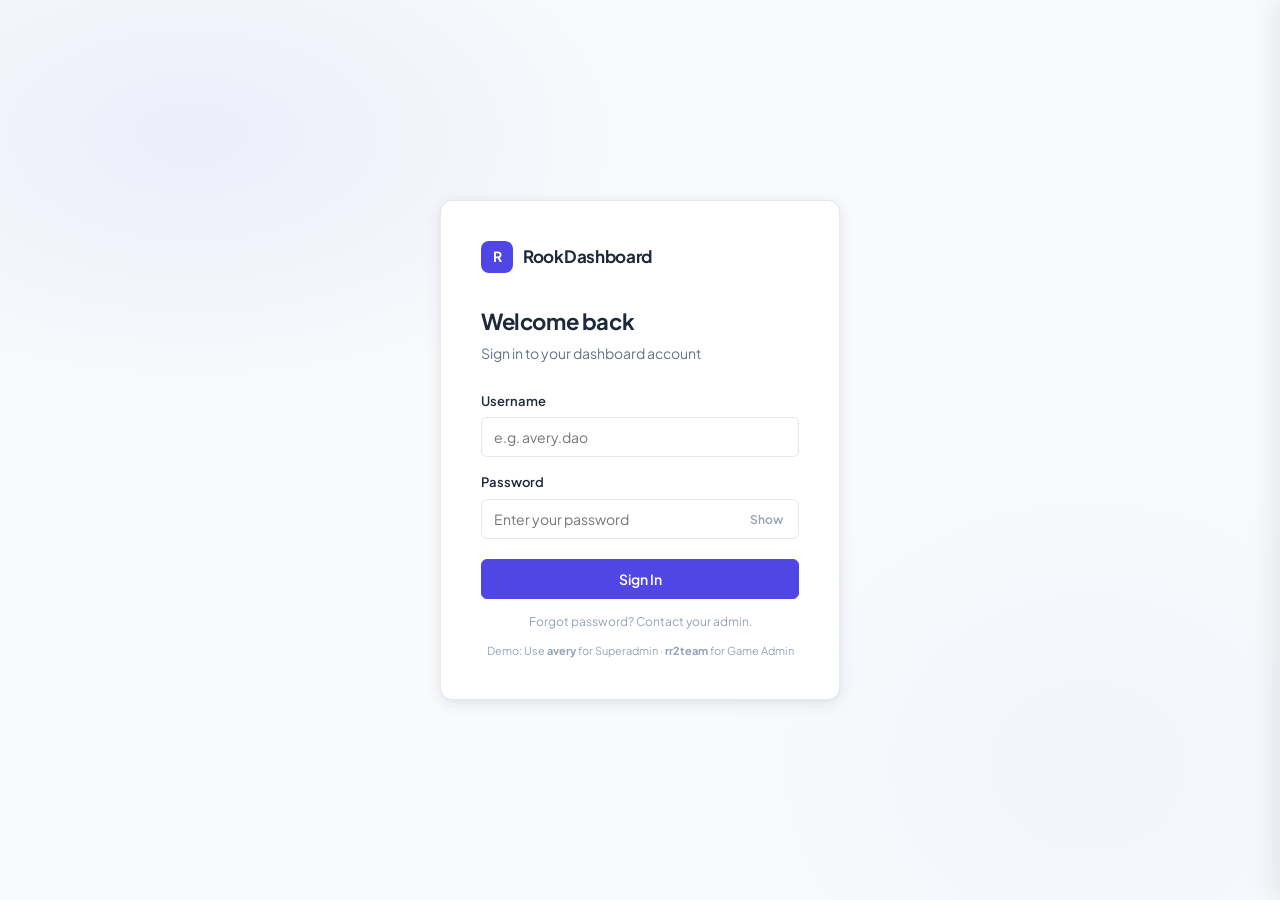
<file: no-product-management/index.html>
<!DOCTYPE html>
<html lang="en">

<head>
    <meta charset="UTF-8">
    <meta name="viewport" content="width=device-width, initial-scale=1.0">
    <title>RookDashboard Dashboard</title>
    <link rel="preconnect" href="https://fonts.googleapis.com">
    <link rel="preconnect" href="https://fonts.gstatic.com" crossorigin>
    <link
        href="https://fonts.googleapis.com/css2?family=Plus+Jakarta+Sans:wght@400;500;600;700&family=IBM+Plex+Mono:wght@400;500&display=swap"
        rel="stylesheet">
    <link rel="stylesheet" href="css/base.css">
    <link rel="stylesheet" href="css/login.css">
    <link rel="stylesheet" href="css/buttons.css">
    <link rel="stylesheet" href="css/shell.css">
    <link rel="stylesheet" href="css/overview.css">
    <link rel="stylesheet" href="css/transaction.css">
    <link rel="stylesheet" href="css/config.css">
    <link rel="stylesheet" href="css/users.css">
    <link rel="stylesheet" href="css/drawer.css">
    <link rel="stylesheet" href="css/modal.css">
    <link rel="stylesheet" href="css/curl-builder.css">
    <link rel="stylesheet" href="css/analytics.css">
</head>

<body>

    <!-- ═══════════════════════════════════════════════════════ -->
    <!--  LOGIN                                                  -->
    <!-- ═══════════════════════════════════════════════════════ -->
    <div id="login-screen">
        <div class="login-card">
            <div class="login-logo">
                <div class="logo-mark">R</div>
                <span class="logo-text">RookDashboard</span>
            </div>
            <h1 class="login-heading">Welcome back</h1>
            <p class="login-sub">Sign in to your dashboard account</p>

            <div class="field">
                <label class="field-label">Username</label>
                <input class="field-input" type="text" placeholder="e.g. avery.dao" id="login-user">
            </div>
            <div class="field">
                <label class="field-label">Password</label>
                <div class="field-wrap">
                    <input class="field-input pr" type="password" placeholder="Enter your password" id="login-pass">
                    <button class="field-action" onclick="togglePass()">Show</button>
                </div>
            </div>

            <div style="margin-top:20px;">
                <button class="btn btn-primary btn-full btn-lg" onclick="doLogin()">Sign In</button>
            </div>
            <p class="login-forgot">Forgot password? Contact your admin.</p>
            <p style="text-align:center;margin-top:12px;font-size:11px;color:var(--text-tertiary);">Demo: Use
                <strong>avery</strong> for Superadmin · <strong>rr2team</strong> for Game Admin
            </p>
        </div>
    </div>

    <!-- ═══════════════════════════════════════════════════════ -->
    <!--  APP SHELL                                              -->
    <!-- ═══════════════════════════════════════════════════════ -->
    <div id="app-shell">

        <!-- TOP BAR -->
        <div class="topbar">
            <div class="topbar-brand">
                <div class="tb-logo-mark">R</div>
                <span class="tb-logo-text">RookDashboard</span>
            </div>
            <div class="topbar-mid">
                <!-- Game switcher -->
                <div class="game-sw" id="game-sw">
                    <button class="game-sw-btn" id="game-sw-btn" onclick="toggleGameDD()">
                        <span class="g-dot"></span>
                        <span id="game-label">Royal Revolt 2 (Android)</span>
                        <span class="chev game-sw-chevron">▼</span>
                    </button>
                    <div class="dropdown" id="game-dd">
                        <div class="dd-header">Switch Game</div>
                        <div id="game-dd-list"></div>
                        <div class="dd-divider"></div>
                        <div class="dd-item" style="color:var(--text-tertiary);font-size:12px;" onclick="closeGameDD()">
                            All Games →</div>
                    </div>
                </div>

                <span id="game-label-static"></span>

                <!-- Environment toggle -->
                <div class="env-toggle">
                    <button class="env-btn active" id="env-sandbox" onclick="setEnv('sandbox')">Sandbox</button>
                    <button class="env-btn prod" id="env-prod" onclick="setEnv('production')">Production</button>
                </div>
            </div>

            <div class="topbar-right">
                <button class="user-btn">
                    <div class="user-av" id="user-av">AD</div>
                    <span id="user-name">Avery Dao</span>
                    <span class="chev">▼</span>
                </button>
            </div>
        </div>

        <!-- SANDBOX BANNER -->
        <div class="sb-banner visible" id="sb-banner">
            ⚠ You are viewing <strong>Sandbox</strong> data — not real orders
        </div>

        <div class="app-layout">
            <!-- SIDEBAR -->
            <nav class="sidebar">
                <div class="sb-section">
                    <button class="nav-item active" onclick="navigate('overview')" id="nav-overview">
                        <span class="nav-icon">▦</span> Overview
                    </button>
                    <button class="nav-item" onclick="navigate('transactions')" id="nav-transactions">
                        <span class="nav-icon">↕</span> Orders
                    </button>
                    <button class="nav-item" onclick="navigate('config')" id="nav-config">
                        <span class="nav-icon">⚙</span> Config
                    </button>
                    <button class="nav-item" onclick="navigate('products')" id="nav-products">
                        <span class="nav-icon">⊞</span> Products
                    </button>
                </div>
                <div class="sb-divider sa-only"></div>
                <div class="sb-section sa-only">
                    <button class="nav-item" onclick="navigate('users')" id="nav-users">
                        <span class="nav-icon">◉</span> Users
                    </button>
                    <!-- <button class="nav-item" onclick="navigate('support')" id="nav-support">
                        <span class="nav-icon">◑</span> Support
                    </button> -->
                    <button class="nav-item disabled">
                        <span class="nav-icon">☰</span> Audit Log
                        <span class="nav-badge">Soon</span>
                    </button>
                    <button class="nav-item disabled">
                        <span class="nav-icon">◈</span> Settings
                        <span class="nav-badge">Soon</span>
                    </button>
                </div>
                <div class="sb-bottom">
                    <button class="nav-item" onclick="doLogout()" style="color:var(--text-tertiary);">
                        <span class="nav-icon">⇤</span> Sign Out
                    </button>
                </div>
            </nav>

            <!-- MAIN CONTENT -->
            <main class="main">

                <!-- ─── OVERVIEW ─────────────────────────────────────── -->
                <div class="page active" id="page-overview">
                    <!-- <div class="page-header">
                        <div>
                            <h1 class="page-title">Overview</h1>
                            <p class="page-sub">Royal Revolt 2 · <span id="ov-env-label">Sandbox</span></p>
                        </div>
                        <div class="page-actions">
                            <select class="sel">
                                <option>This month</option>
                                <option>Last 7 days</option>
                                <option>Last month</option>
                                <option>Custom range</option>
                            </select>
                            <button class="btn btn-secondary">Export</button>
                            <button class="btn btn-secondary">⤓ Export .CSV</button>
                            <button class="btn btn-secondary">⤓ Export .XLS</button>
                        </div>
                    </div> -->

                    <!-- Vitals -->
                    <!-- <div class="vitals">
                        <div class="vital-card">
                            <div class="vital-label">Revenue</div>
                            <div class="vital-value">$284,120</div>
                            <div class="vital-delta delta-up">▲ +12% MoM</div>
                        </div>
                        <div class="vital-card">
                            <div class="vital-label">ARPU</div>
                            <div class="vital-value">$4.20</div>
                            <div class="vital-delta delta-down">▼ −0.3% MoM</div>
                        </div>
                        <div class="vital-card">
                            <div class="vital-label">Refunds</div>
                            <div class="vital-value">$1,204</div>
                            <div class="vital-delta delta-up" style="color:var(--warning);">▲ +2% MoM</div>
                        </div>
                        <div class="vital-card">
                            <div class="vital-label">Net Revenue</div>
                            <div class="vital-value">$271,340</div>
                            <div class="vital-delta delta-up">▲ +11% MoM</div>
                        </div>
                    </div> -->

                    <!-- Charts row -->


                    <!-- Recent transactions -->
                    <!-- <div class="table-wrap">
                        <div class="table-head">
                            <span class="table-head-title">Recent Orders</span>
                        </div>
                        <table>
                            <thead>
                                <tr>
                                    <th>Invoice ID</th>
                                    <th>User ID</th>
                                    <th>Product</th>
                                    <th>Platform</th>
                                    <th>Amount</th>
                                    <th>Status</th>
                                    <th>Date</th>
                                    <th></th>
                                </tr>
                            </thead>
                            <tbody>
                                <tr onclick="navigate('txn-detail')">
                                    <td class="mono">INV-00821</td>
                                    <td class="mono">user_9821</td>
                                    <td>Gold Pack 500</td>
                                    <td><span class="tag">iOS</span></td>
                                    <td class="mono">$4.99</td>
                                    <td><span class="badge badge-paid">Paid</span></td>
                                    <td class="text-sec">Jun 14</td>
                                    <td class="arrow-icon">→</td>
                                </tr>
                                <tr onclick="navigate('txn-detail')">
                                    <td class="mono">INV-00820</td>
                                    <td class="mono">user_4401</td>
                                    <td>Starter Bundle</td>
                                    <td><span class="tag">Android</span></td>
                                    <td class="mono">$9.99</td>
                                    <td><span class="badge badge-paid">Paid</span></td>
                                    <td class="text-sec">Jun 14</td>
                                    <td class="arrow-icon">→</td>
                                </tr>
                                <tr onclick="navigate('txn-detail')">
                                    <td class="mono">INV-00819</td>
                                    <td class="mono">user_3390</td>
                                    <td>Gold Pack 500</td>
                                    <td><span class="tag">iOS</span></td>
                                    <td class="mono">$4.99</td>
                                    <td><span class="badge badge-refunded">Refunded</span></td>
                                    <td class="text-sec">Jun 13</td>
                                    <td class="arrow-icon">→</td>
                                </tr>
                                <tr onclick="navigate('txn-detail')">
                                    <td class="mono">INV-00818</td>
                                    <td class="mono">user_7712</td>
                                    <td>Premium Pass</td>
                                    <td><span class="tag">iOS</span></td>
                                    <td class="mono">$19.99</td>
                                    <td><span class="badge badge-paid">Paid</span></td>
                                    <td class="text-sec">Jun 13</td>
                                    <td class="arrow-icon">→</td>
                                </tr>
                                <tr onclick="navigate('txn-detail')">
                                    <td class="mono">INV-00817</td>
                                    <td class="mono">user_2201</td>
                                    <td>Gold Pack 500</td>
                                    <td><span class="tag">Android</span></td>
                                    <td class="mono">$4.99</td>
                                    <td><span class="badge badge-cancelled">Cancelled</span></td>
                                    <td class="text-sec">Jun 12</td>
                                    <td class="arrow-icon">→</td>
                                </tr>
                            </tbody>
                        </table>
                        <div class="tf">
                            <span class="tf-meta">Last 5 orders</span>
                            <span class="tf-link" onclick="navigate('transactions')">View all orders →</span>
                        </div>
                    </div> -->

                    <!-- Date range filter -->
                    <div class="an-filter-row">
                        <div class="an-select" id="an-range-select">
                            <button class="an-select-trigger" onclick="toggleAnSelect('an-range-select')" type="button">
                                <span class="an-select-value">Last 7 days</span>
                                <svg class="an-select-chevron" xmlns="http://www.w3.org/2000/svg" width="14" height="14" viewBox="0 0 24 24" fill="none" stroke="currentColor" stroke-width="2.5" stroke-linecap="round" stroke-linejoin="round"><polyline points="6 9 12 15 18 9"/></svg>
                            </button>
                            <div class="an-select-content">
                                <div class="an-select-item active" onclick="selectAnRange(this, 'Last 7 days')">Last 7 days</div>
                                <div class="an-select-item" onclick="selectAnRange(this, 'Last 30 days')">Last 30 days</div>
                                <div class="an-select-item" onclick="selectAnRange(this, 'Last 90 days')">Last 90 days</div>
                                <div class="an-select-item" onclick="selectAnRange(this, 'Year to date')">Year to date</div>
                                <div class="an-select-item" onclick="selectAnRange(this, 'Last 12 months')">Last 12 months</div>
                                <div class="an-select-sep"></div>
                                <div class="an-select-item" onclick="selectAnRange(this, 'Custom range')">Custom range</div>
                            </div>
                        </div>
                        <span class="an-filter-sep"></span>
                        <!-- <select class="sel" style="font-size:12px;">
                            <option>All Games</option>
                            <option>Royal Revolt 2 (Android)</option>
                            <option>Smurf Village (iOS)</option>
                            <option>EMHQ (Android)</option>
                            <option>War of Nations (iOS)</option>
                            <option>Kitchen Scramble (iOS)</option>
                        </select> -->
                    </div>

                    <!-- KPI cards -->
                    <div class="an-kpi-grid">
                        <div class="an-kpi-card">
                            <div class="an-kpi-label">Gross Revenue</div>
                            <div class="an-kpi-value">$2,847,320</div>
                            <div class="an-kpi-badge up">↑ 12.4%</div>
                            <div class="an-kpi-sub">vs. previous period</div>
                        </div>
                        <div class="an-kpi-card">
                            <div class="an-kpi-label">Net Revenue</div>
                            <div class="an-kpi-value">$2,419,422</div>
                            <div class="an-kpi-badge up">↑ 11.8%</div>
                            <div class="an-kpi-sub">after platform fees</div>
                        </div>
                        <div class="an-kpi-card">
                            <div class="an-kpi-label">Total Savings (Rook)</div>
                            <div class="an-kpi-value">$427,898</div>
                            <div class="an-kpi-badge up">↑ 15.0%</div>
                            <div class="an-kpi-sub">vs. Apple/Android native</div>
                        </div>
                        <div class="an-kpi-card">
                            <div class="an-kpi-label">Refunds</div>
                            <div class="an-kpi-value">$38,241</div>
                            <div class="an-kpi-badge down">↑ 2.1%</div>
                            <div class="an-kpi-sub">1.3% refund rate</div>
                        </div>
                        <div class="an-kpi-card">
                            <div class="an-kpi-label">Orders</div>
                            <div class="an-kpi-value">94,182</div>
                            <div class="an-kpi-badge up">↑ 8.7%</div>
                            <div class="an-kpi-sub">across all titles</div>
                        </div>
                        <div class="an-kpi-card">
                            <div class="an-kpi-label">ARPU</div>
                            <div class="an-kpi-value">$4.82</div>
                            <div class="an-kpi-badge up">↑ 5.3%</div>
                            <div class="an-kpi-sub">all active players</div>
                        </div>
                        <div class="an-kpi-card">
                            <div class="an-kpi-label">ARPPU</div>
                            <div class="an-kpi-value">$38.14</div>
                            <div class="an-kpi-badge up">↑ 9.1%</div>
                            <div class="an-kpi-sub">paying players only</div>
                        </div>
                        <div class="an-kpi-card">
                            <div class="an-kpi-label">% Return Spenders</div>
                            <div class="an-kpi-value">68.4%</div>
                            <div class="an-kpi-badge up">↑ 3.2%</div>
                            <div class="an-kpi-sub">repeat purchasers</div>
                        </div>
                    </div>

                    <!-- Stacked revenue chart (full width) -->
                    <div class="an-charts-row" style="grid-template-columns:1fr; margin-bottom:16px;">
                        <div class="an-chart-card">
                            <div class="an-chart-title">Portfolio Revenue — Stacked by Game</div>
                            <div class="an-chart-sub">Gross revenue contribution per title · Last 30 days</div>
                            <div class="an-chart-area">
                                <svg viewBox="0 0 900 220" width="100%" style="display:block;">
                                    <!-- Grid lines -->
                                    <line x1="60" y1="10" x2="60" y2="195" stroke="#e2e8f0" stroke-width="1" />
                                    <line x1="60" y1="195" x2="890" y2="195" stroke="#e2e8f0" stroke-width="1" />
                                    <line x1="60" y1="155" x2="890" y2="155" stroke="#f1f5f9" stroke-width="1"
                                        stroke-dasharray="4,4" />
                                    <line x1="60" y1="115" x2="890" y2="115" stroke="#f1f5f9" stroke-width="1"
                                        stroke-dasharray="4,4" />
                                    <line x1="60" y1="75" x2="890" y2="75" stroke="#f1f5f9" stroke-width="1"
                                        stroke-dasharray="4,4" />
                                    <line x1="60" y1="35" x2="890" y2="35" stroke="#f1f5f9" stroke-width="1"
                                        stroke-dasharray="4,4" />
                                    <!-- Y labels -->
                                    <text x="55" y="198" text-anchor="end" font-size="9" fill="#94a3b8">$0</text>
                                    <text x="55" y="158" text-anchor="end" font-size="9" fill="#94a3b8">$50k</text>
                                    <text x="55" y="118" text-anchor="end" font-size="9" fill="#94a3b8">$100k</text>
                                    <text x="55" y="78" text-anchor="end" font-size="9" fill="#94a3b8">$150k</text>
                                    <text x="55" y="38" text-anchor="end" font-size="9" fill="#94a3b8">$200k</text>
                                    <!-- Stacked bars for 12 weeks -->
                                    <!-- Week 1 -->
                                    <rect x="70" y="135" width="55" height="60" fill="#4f46e5" rx="2" />
                                    <rect x="70" y="105" width="55" height="30" fill="#818cf8" rx="2" />
                                    <rect x="70" y="82" width="55" height="23" fill="#10b981" rx="2" />
                                    <rect x="70" y="65" width="55" height="17" fill="#f59e0b" rx="2" />
                                    <rect x="70" y="55" width="55" height="10" fill="#e11d48" rx="2" />
                                    <!-- Week 2 -->
                                    <rect x="138" y="128" width="55" height="67" fill="#4f46e5" rx="2" />
                                    <rect x="138" y="97" width="55" height="31" fill="#818cf8" rx="2" />
                                    <rect x="138" y="74" width="55" height="23" fill="#10b981" rx="2" />
                                    <rect x="138" y="58" width="55" height="16" fill="#f59e0b" rx="2" />
                                    <rect x="138" y="48" width="55" height="10" fill="#e11d48" rx="2" />
                                    <!-- Week 3 -->
                                    <rect x="206" y="130" width="55" height="65" fill="#4f46e5" rx="2" />
                                    <rect x="206" y="99" width="55" height="31" fill="#818cf8" rx="2" />
                                    <rect x="206" y="76" width="55" height="23" fill="#10b981" rx="2" />
                                    <rect x="206" y="60" width="55" height="16" fill="#f59e0b" rx="2" />
                                    <rect x="206" y="50" width="55" height="10" fill="#e11d48" rx="2" />
                                    <!-- Week 4 -->
                                    <rect x="274" y="118" width="55" height="77" fill="#4f46e5" rx="2" />
                                    <rect x="274" y="85" width="55" height="33" fill="#818cf8" rx="2" />
                                    <rect x="274" y="62" width="55" height="23" fill="#10b981" rx="2" />
                                    <rect x="274" y="45" width="55" height="17" fill="#f59e0b" rx="2" />
                                    <rect x="274" y="35" width="55" height="10" fill="#e11d48" rx="2" />
                                    <!-- Week 5 -->
                                    <rect x="342" y="122" width="55" height="73" fill="#4f46e5" rx="2" />
                                    <rect x="342" y="90" width="55" height="32" fill="#818cf8" rx="2" />
                                    <rect x="342" y="67" width="55" height="23" fill="#10b981" rx="2" />
                                    <rect x="342" y="51" width="55" height="16" fill="#f59e0b" rx="2" />
                                    <rect x="342" y="41" width="55" height="10" fill="#e11d48" rx="2" />
                                    <!-- Week 6 -->
                                    <rect x="410" y="115" width="55" height="80" fill="#4f46e5" rx="2" />
                                    <rect x="410" y="82" width="55" height="33" fill="#818cf8" rx="2" />
                                    <rect x="410" y="59" width="55" height="23" fill="#10b981" rx="2" />
                                    <rect x="410" y="43" width="55" height="16" fill="#f59e0b" rx="2" />
                                    <rect x="410" y="33" width="55" height="10" fill="#e11d48" rx="2" />
                                    <!-- Week 7 -->
                                    <rect x="478" y="108" width="55" height="87" fill="#4f46e5" rx="2" />
                                    <rect x="478" y="74" width="55" height="34" fill="#818cf8" rx="2" />
                                    <rect x="478" y="51" width="55" height="23" fill="#10b981" rx="2" />
                                    <rect x="478" y="35" width="55" height="16" fill="#f59e0b" rx="2" />
                                    <rect x="478" y="25" width="55" height="10" fill="#e11d48" rx="2" />
                                    <!-- Week 8 -->
                                    <rect x="546" y="112" width="55" height="83" fill="#4f46e5" rx="2" />
                                    <rect x="546" y="79" width="55" height="33" fill="#818cf8" rx="2" />
                                    <rect x="546" y="56" width="55" height="23" fill="#10b981" rx="2" />
                                    <rect x="546" y="40" width="55" height="16" fill="#f59e0b" rx="2" />
                                    <rect x="546" y="30" width="55" height="10" fill="#e11d48" rx="2" />
                                    <!-- Week 9 -->
                                    <rect x="614" y="105" width="55" height="90" fill="#4f46e5" rx="2" />
                                    <rect x="614" y="70" width="55" height="35" fill="#818cf8" rx="2" />
                                    <rect x="614" y="47" width="55" height="23" fill="#10b981" rx="2" />
                                    <rect x="614" y="31" width="55" height="16" fill="#f59e0b" rx="2" />
                                    <rect x="614" y="21" width="55" height="10" fill="#e11d48" rx="2" />
                                    <!-- Week 10 -->
                                    <rect x="682" y="100" width="55" height="95" fill="#4f46e5" rx="2" />
                                    <rect x="682" y="65" width="55" height="35" fill="#818cf8" rx="2" />
                                    <rect x="682" y="42" width="55" height="23" fill="#10b981" rx="2" />
                                    <rect x="682" y="26" width="55" height="16" fill="#f59e0b" rx="2" />
                                    <rect x="682" y="16" width="55" height="10" fill="#e11d48" rx="2" />
                                    <!-- Week 11 -->
                                    <rect x="750" y="96" width="55" height="99" fill="#4f46e5" rx="2" />
                                    <rect x="750" y="61" width="55" height="35" fill="#818cf8" rx="2" />
                                    <rect x="750" y="38" width="55" height="23" fill="#10b981" rx="2" />
                                    <rect x="750" y="22" width="55" height="16" fill="#f59e0b" rx="2" />
                                    <rect x="750" y="12" width="55" height="10" fill="#e11d48" rx="2" />
                                    <!-- Week 12 -->
                                    <rect x="818" y="90" width="55" height="105" fill="#4f46e5" rx="2" />
                                    <rect x="818" y="54" width="55" height="36" fill="#818cf8" rx="2" />
                                    <rect x="818" y="31" width="55" height="23" fill="#10b981" rx="2" />
                                    <rect x="818" y="15" width="55" height="16" fill="#f59e0b" rx="2" />
                                    <rect x="818" y="10" width="55" height="5" fill="#e11d48" rx="2" />
                                    <!-- X labels -->
                                    <text x="97" y="210" text-anchor="middle" font-size="9" fill="#94a3b8">W1</text>
                                    <text x="165" y="210" text-anchor="middle" font-size="9" fill="#94a3b8">W2</text>
                                    <text x="233" y="210" text-anchor="middle" font-size="9" fill="#94a3b8">W3</text>
                                    <text x="301" y="210" text-anchor="middle" font-size="9" fill="#94a3b8">W4</text>
                                    <text x="369" y="210" text-anchor="middle" font-size="9" fill="#94a3b8">W5</text>
                                    <text x="437" y="210" text-anchor="middle" font-size="9" fill="#94a3b8">W6</text>
                                    <text x="505" y="210" text-anchor="middle" font-size="9" fill="#94a3b8">W7</text>
                                    <text x="573" y="210" text-anchor="middle" font-size="9" fill="#94a3b8">W8</text>
                                    <text x="641" y="210" text-anchor="middle" font-size="9" fill="#94a3b8">W9</text>
                                    <text x="709" y="210" text-anchor="middle" font-size="9" fill="#94a3b8">W10</text>
                                    <text x="777" y="210" text-anchor="middle" font-size="9" fill="#94a3b8">W11</text>
                                    <text x="845" y="210" text-anchor="middle" font-size="9" fill="#94a3b8">W12</text>
                                </svg>
                            </div>
                            <div class="an-legend">
                                <div class="an-legend-item">
                                    <div class="an-legend-dot" style="background:#4f46e5;"></div> Royal Revolt 2
                                </div>
                                <div class="an-legend-item">
                                    <div class="an-legend-dot" style="background:#818cf8;"></div> Smurf Village
                                </div>
                                <div class="an-legend-item">
                                    <div class="an-legend-dot" style="background:#10b981;"></div> EMHQ
                                </div>
                                <div class="an-legend-item">
                                    <div class="an-legend-dot" style="background:#f59e0b;"></div> War of Nations
                                </div>
                                <div class="an-legend-item">
                                    <div class="an-legend-dot" style="background:#e11d48;"></div> Kitchen Scramble
                                </div>
                            </div>
                        </div>
                    </div>

                    <!-- ARPU/ARPPU line chart + Revenue by game bar -->
                    <div class="an-charts-row cols-2">
                        <div class="an-chart-card">
                            <div class="an-chart-title">ARPU &amp; ARPPU Over Time</div>
                            <div class="an-chart-sub">Average revenue per user vs. per paying user · 30D</div>
                            <div class="an-chart-area">
                                <svg viewBox="0 0 420 180" width="100%" style="display:block;">
                                    <!-- Grid -->
                                    <line x1="40" y1="10" x2="40" y2="155" stroke="#e2e8f0" stroke-width="1" />
                                    <line x1="40" y1="155" x2="415" y2="155" stroke="#e2e8f0" stroke-width="1" />
                                    <line x1="40" y1="120" x2="415" y2="120" stroke="#f1f5f9" stroke-width="1"
                                        stroke-dasharray="4,3" />
                                    <line x1="40" y1="85" x2="415" y2="85" stroke="#f1f5f9" stroke-width="1"
                                        stroke-dasharray="4,3" />
                                    <line x1="40" y1="50" x2="415" y2="50" stroke="#f1f5f9" stroke-width="1"
                                        stroke-dasharray="4,3" />
                                    <!-- Y labels -->
                                    <text x="35" y="158" text-anchor="end" font-size="8" fill="#94a3b8">$0</text>
                                    <text x="35" y="123" text-anchor="end" font-size="8" fill="#94a3b8">$15</text>
                                    <text x="35" y="88" text-anchor="end" font-size="8" fill="#94a3b8">$30</text>
                                    <text x="35" y="53" text-anchor="end" font-size="8" fill="#94a3b8">$45</text>
                                    <!-- ARPPU line (higher values) -->
                                    <polyline
                                        points="45,118 75,112 105,115 135,105 165,98 195,102 225,94 255,90 285,88 315,82 345,78 375,74 405,70"
                                        fill="none" stroke="#4f46e5" stroke-width="2" stroke-linejoin="round" />
                                    <!-- ARPU line (lower values) -->
                                    <polyline
                                        points="45,142 75,139 105,140 135,136 165,132 195,134 225,130 255,127 285,126 315,122 345,119 375,116 405,113"
                                        fill="none" stroke="#10b981" stroke-width="2" stroke-linejoin="round" />
                                    <!-- Dots ARPPU -->
                                    <circle cx="405" cy="70" r="3" fill="#4f46e5" />
                                    <!-- Dots ARPU -->
                                    <circle cx="405" cy="113" r="3" fill="#10b981" />
                                    <!-- X labels -->
                                    <text x="45" y="168" text-anchor="middle" font-size="8" fill="#94a3b8">1</text>
                                    <text x="135" y="168" text-anchor="middle" font-size="8" fill="#94a3b8">8</text>
                                    <text x="225" y="168" text-anchor="middle" font-size="8" fill="#94a3b8">15</text>
                                    <text x="315" y="168" text-anchor="middle" font-size="8" fill="#94a3b8">22</text>
                                    <text x="405" y="168" text-anchor="middle" font-size="8" fill="#94a3b8">30</text>
                                </svg>
                            </div>
                            <div class="an-legend">
                                <div class="an-legend-item">
                                    <div class="an-legend-dot" style="background:#4f46e5;border-radius:50%;"></div>
                                    ARPPU $38.14
                                </div>
                                <div class="an-legend-item">
                                    <div class="an-legend-dot" style="background:#10b981;border-radius:50%;"></div> ARPU
                                    $4.82
                                </div>
                            </div>
                        </div>
                        <div class="an-chart-card">
                            <div class="an-chart-title">Revenue by Title</div>
                            <div class="an-chart-sub">Gross revenue share · Current period</div>
                            <div class="an-chart-area">
                                <svg viewBox="0 0 380 180" width="100%" style="display:block;">
                                    <line x1="130" y1="10" x2="130" y2="155" stroke="#e2e8f0" stroke-width="1" />
                                    <line x1="130" y1="155" x2="375" y2="155" stroke="#e2e8f0" stroke-width="1" />
                                    <!-- Royal Revolt 2 -->
                                    <rect x="130" y="18" width="180" height="22" fill="#4f46e5" rx="3" />
                                    <text x="125" y="33" text-anchor="end" font-size="9" fill="#64748b">Royal Revolt
                                        2</text>
                                    <text x="316" y="33" font-size="9" fill="#4f46e5" font-weight="600">$1.12M</text>
                                    <!-- Smurf Village -->
                                    <rect x="130" y="48" width="120" height="22" fill="#818cf8" rx="3" />
                                    <text x="125" y="63" text-anchor="end" font-size="9" fill="#64748b">Smurf
                                        Village</text>
                                    <text x="256" y="63" font-size="9" fill="#818cf8" font-weight="600">$748k</text>
                                    <!-- EMHQ -->
                                    <rect x="130" y="78" width="85" height="22" fill="#10b981" rx="3" />
                                    <text x="125" y="93" text-anchor="end" font-size="9" fill="#64748b">EMHQ</text>
                                    <text x="221" y="93" font-size="9" fill="#10b981" font-weight="600">$531k</text>
                                    <!-- War of Nations -->
                                    <rect x="130" y="108" width="60" height="22" fill="#f59e0b" rx="3" />
                                    <text x="125" y="123" text-anchor="end" font-size="9" fill="#64748b">War of
                                        Nations</text>
                                    <text x="196" y="123" font-size="9" fill="#f59e0b" font-weight="600">$374k</text>
                                    <!-- Kitchen Scramble -->
                                    <rect x="130" y="138" width="30" height="14" fill="#e11d48" rx="3" />
                                    <text x="125" y="149" text-anchor="end" font-size="9" fill="#64748b">Kitchen
                                        Scramble</text>
                                    <text x="166" y="149" font-size="9" fill="#e11d48" font-weight="600">$93k</text>
                                </svg>
                            </div>
                        </div>
                    </div>

                    <!-- Player segmentation + Whales + LTV -->
                    <div class="an-charts-row cols-3">
                        <div class="an-chart-card">
                            <div class="an-chart-title">Player Geography</div>
                            <div class="an-chart-sub">Revenue by top markets</div>
                            <ul class="an-seg-list" style="margin-top:4px;">
                                <li class="an-seg-item">
                                    <span class="an-seg-label">United States</span>
                                    <div class="an-seg-bar-wrap">
                                        <div class="an-seg-bar" style="width:78%;background:#4f46e5;"></div>
                                    </div>
                                    <span class="an-seg-pct">$1.23M</span>
                                </li>
                                <li class="an-seg-item">
                                    <span class="an-seg-label">Germany</span>
                                    <div class="an-seg-bar-wrap">
                                        <div class="an-seg-bar" style="width:42%;background:#818cf8;"></div>
                                    </div>
                                    <span class="an-seg-pct">$416k</span>
                                </li>
                                <li class="an-seg-item">
                                    <span class="an-seg-label">United Kingdom</span>
                                    <div class="an-seg-bar-wrap">
                                        <div class="an-seg-bar" style="width:35%;background:#10b981;"></div>
                                    </div>
                                    <span class="an-seg-pct">$312k</span>
                                </li>
                                <li class="an-seg-item">
                                    <span class="an-seg-label">France</span>
                                    <div class="an-seg-bar-wrap">
                                        <div class="an-seg-bar" style="width:22%;background:#f59e0b;"></div>
                                    </div>
                                    <span class="an-seg-pct">$198k</span>
                                </li>
                                <li class="an-seg-item">
                                    <span class="an-seg-label">Canada</span>
                                    <div class="an-seg-bar-wrap">
                                        <div class="an-seg-bar" style="width:18%;background:#e11d48;"></div>
                                    </div>
                                    <span class="an-seg-pct">$164k</span>
                                </li>
                                <li class="an-seg-item">
                                    <span class="an-seg-label">Other</span>
                                    <div class="an-seg-bar-wrap">
                                        <div class="an-seg-bar" style="width:55%;background:#cbd5e1;"></div>
                                    </div>
                                    <span class="an-seg-pct">$534k</span>
                                </li>
                            </ul>
                        </div>
                        <div class="an-chart-card">
                            <div class="an-chart-title">Whale Spenders</div>
                            <div class="an-chart-sub">Players spending &gt; $100 threshold</div>
                            <div style="margin-top:8px;">
                                <div
                                    style="font-size:28px;font-weight:700;color:var(--text-primary);margin-bottom:4px;">
                                    2,847</div>
                                <div style="font-size:11px;color:var(--text-tertiary);margin-bottom:16px;">3.0% of
                                    paying players</div>
                                <div style="display:flex;flex-direction:column;gap:8px;">
                                    <div>
                                        <div
                                            style="display:flex;justify-content:space-between;font-size:11px;color:var(--text-tertiary);margin-bottom:3px;">
                                            <span>$100–$500</span><span>1,924</span>
                                        </div>
                                        <div
                                            style="background:var(--bg);border-radius:99px;height:6px;overflow:hidden;">
                                            <div style="width:68%;height:100%;background:#4f46e5;border-radius:99px;">
                                            </div>
                                        </div>
                                    </div>
                                    <div>
                                        <div
                                            style="display:flex;justify-content:space-between;font-size:11px;color:var(--text-tertiary);margin-bottom:3px;">
                                            <span>$500–$1,000</span><span>621</span>
                                        </div>
                                        <div
                                            style="background:var(--bg);border-radius:99px;height:6px;overflow:hidden;">
                                            <div style="width:22%;height:100%;background:#818cf8;border-radius:99px;">
                                            </div>
                                        </div>
                                    </div>
                                    <div>
                                        <div
                                            style="display:flex;justify-content:space-between;font-size:11px;color:var(--text-tertiary);margin-bottom:3px;">
                                            <span>$1,000+</span><span>302</span>
                                        </div>
                                        <div
                                            style="background:var(--bg);border-radius:99px;height:6px;overflow:hidden;">
                                            <div style="width:11%;height:100%;background:#e11d48;border-radius:99px;">
                                            </div>
                                        </div>
                                    </div>
                                </div>
                                <div
                                    style="margin-top:14px;padding-top:12px;border-top:1px solid var(--border-subtle);">
                                    <div style="font-size:11px;color:var(--text-tertiary);">Total whale revenue</div>
                                    <div style="font-size:18px;font-weight:700;color:var(--text-primary);">$1,408,220
                                    </div>
                                    <div style="font-size:11px;color:var(--text-tertiary);">49.5% of gross revenue</div>
                                </div>
                            </div>
                        </div>
                        <div class="an-chart-card">
                            <div class="an-chart-title">Lifetime Value (LTV)</div>
                            <div class="an-chart-sub">Average LTV by cohort</div>
                            <div style="margin-top:8px;">
                                <svg viewBox="0 0 160 130" width="100%" style="display:block;">
                                    <!-- Simple LTV bar chart by cohort month -->
                                    <line x1="20" y1="10" x2="20" y2="110" stroke="#e2e8f0" stroke-width="1" />
                                    <line x1="20" y1="110" x2="155" y2="110" stroke="#e2e8f0" stroke-width="1" />
                                    <rect x="25" y="80" width="16" height="30" fill="#4f46e5" rx="2" />
                                    <rect x="47" y="68" width="16" height="42" fill="#4f46e5" rx="2" />
                                    <rect x="69" y="55" width="16" height="55" fill="#4f46e5" rx="2" />
                                    <rect x="91" y="42" width="16" height="68" fill="#4f46e5" rx="2" />
                                    <rect x="113" y="28" width="16" height="82" fill="#4f46e5" rx="2" />
                                    <rect x="135" y="18" width="16" height="92" fill="#818cf8" rx="2" />
                                    <text x="33" y="122" text-anchor="middle" font-size="7" fill="#94a3b8">M1</text>
                                    <text x="55" y="122" text-anchor="middle" font-size="7" fill="#94a3b8">M3</text>
                                    <text x="77" y="122" text-anchor="middle" font-size="7" fill="#94a3b8">M6</text>
                                    <text x="99" y="122" text-anchor="middle" font-size="7" fill="#94a3b8">M9</text>
                                    <text x="121" y="122" text-anchor="middle" font-size="7" fill="#94a3b8">M12</text>
                                    <text x="143" y="122" text-anchor="middle" font-size="7" fill="#94a3b8">M18</text>
                                </svg>
                                <div style="display:flex;flex-direction:column;gap:4px;margin-top:4px;">
                                    <div style="display:flex;justify-content:space-between;font-size:11px;">
                                        <span style="color:var(--text-tertiary);">Avg LTV (12M)</span>
                                        <span style="font-weight:700;">$142.80</span>
                                    </div>
                                    <div style="display:flex;justify-content:space-between;font-size:11px;">
                                        <span style="color:var(--text-tertiary);">Avg LTV (18M)</span>
                                        <span style="font-weight:700;">$198.40</span>
                                    </div>
                                </div>
                            </div>
                        </div>
                    </div>

                    <!-- Monthly revenue line chart -->
                    <div class="an-charts-row" style="grid-template-columns:1fr;margin-bottom:16px;">
                        <div class="an-chart-card">
                            <div class="an-chart-title">Monthly Gross vs Net Revenue</div>
                            <div class="an-chart-sub">12-month trailing · All games</div>
                            <div class="an-chart-area">
                                <svg viewBox="0 0 900 160" width="100%" style="display:block;">
                                    <line x1="50" y1="10" x2="50" y2="130" stroke="#e2e8f0" stroke-width="1" />
                                    <line x1="50" y1="130" x2="890" y2="130" stroke="#e2e8f0" stroke-width="1" />
                                    <line x1="50" y1="100" x2="890" y2="100" stroke="#f1f5f9" stroke-width="1"
                                        stroke-dasharray="4,4" />
                                    <line x1="50" y1="70" x2="890" y2="70" stroke="#f1f5f9" stroke-width="1"
                                        stroke-dasharray="4,4" />
                                    <line x1="50" y1="40" x2="890" y2="40" stroke="#f1f5f9" stroke-width="1"
                                        stroke-dasharray="4,4" />
                                    <text x="45" y="133" text-anchor="end" font-size="8" fill="#94a3b8">$0</text>
                                    <text x="45" y="103" text-anchor="end" font-size="8" fill="#94a3b8">$150k</text>
                                    <text x="45" y="73" text-anchor="end" font-size="8" fill="#94a3b8">$300k</text>
                                    <text x="45" y="43" text-anchor="end" font-size="8" fill="#94a3b8">$450k</text>
                                    <!-- Gross revenue area fill -->
                                    <polygon
                                        points="55,115 125,110 195,105 265,98 335,92 405,88 475,82 545,79 615,74 685,68 755,62 825,55 895,48 895,130 55,130"
                                        fill="rgba(79,70,229,0.08)" />
                                    <!-- Gross revenue line -->
                                    <polyline
                                        points="55,115 125,110 195,105 265,98 335,92 405,88 475,82 545,79 615,74 685,68 755,62 825,55 895,48"
                                        fill="none" stroke="#4f46e5" stroke-width="2" stroke-linejoin="round" />
                                    <!-- Net revenue area fill -->
                                    <polygon
                                        points="55,122 125,117 195,112 265,106 335,100 405,96 475,91 545,88 615,83 685,77 755,72 825,65 895,58 895,130 55,130"
                                        fill="rgba(16,185,129,0.08)" />
                                    <!-- Net revenue line -->
                                    <polyline
                                        points="55,122 125,117 195,112 265,106 335,100 405,96 475,91 545,88 615,83 685,77 755,72 825,65 895,58"
                                        fill="none" stroke="#10b981" stroke-width="2" stroke-linejoin="round" />
                                    <!-- X labels -->
                                    <text x="55" y="145" text-anchor="middle" font-size="8" fill="#94a3b8">Mar</text>
                                    <text x="125" y="145" text-anchor="middle" font-size="8" fill="#94a3b8">Apr</text>
                                    <text x="195" y="145" text-anchor="middle" font-size="8" fill="#94a3b8">May</text>
                                    <text x="265" y="145" text-anchor="middle" font-size="8" fill="#94a3b8">Jun</text>
                                    <text x="335" y="145" text-anchor="middle" font-size="8" fill="#94a3b8">Jul</text>
                                    <text x="405" y="145" text-anchor="middle" font-size="8" fill="#94a3b8">Aug</text>
                                    <text x="475" y="145" text-anchor="middle" font-size="8" fill="#94a3b8">Sep</text>
                                    <text x="545" y="145" text-anchor="middle" font-size="8" fill="#94a3b8">Oct</text>
                                    <text x="615" y="145" text-anchor="middle" font-size="8" fill="#94a3b8">Nov</text>
                                    <text x="685" y="145" text-anchor="middle" font-size="8" fill="#94a3b8">Dec</text>
                                    <text x="755" y="145" text-anchor="middle" font-size="8" fill="#94a3b8">Jan</text>
                                    <text x="825" y="145" text-anchor="middle" font-size="8" fill="#94a3b8">Feb</text>
                                    <text x="895" y="145" text-anchor="middle" font-size="8" fill="#94a3b8">Mar</text>
                                </svg>
                            </div>
                            <div class="an-legend">
                                <div class="an-legend-item">
                                    <div class="an-legend-dot" style="background:#4f46e5;border-radius:50%;"></div>
                                    Gross Revenue
                                </div>
                                <div class="an-legend-item">
                                    <div class="an-legend-dot" style="background:#10b981;border-radius:50%;"></div> Net
                                    Revenue
                                </div>
                            </div>
                        </div>
                    </div>

                    <!-- Orders table -->
                    <div class="an-table-card">
                        <div class="an-table-head">
                            <span class="an-table-head-title">Orders</span>
                            <span class="an-table-head-count">94,182</span>
                            <input class="an-search" type="text" placeholder="Search orders…">
                            <button class="btn btn-secondary btn-sm">Filters</button>
                        </div>
                        <table class="an-table">
                            <thead>
                                <tr>
                                    <th>Date</th>
                                    <th>Order ID</th>
                                    <th>Transaction ID</th>
                                    <th>Game</th>
                                    <th>Product</th>
                                    <th>Player ID</th>
                                    <th>Country</th>
                                    <th>Gross</th>
                                    <th>Net</th>
                                    <th>Status</th>
                                </tr>
                            </thead>
                            <tbody>
                                <tr>
                                    <td style="color:var(--text-secondary);">2025-03-22 14:31</td>
                                    <td style="font-family:var(--mono);font-size:11px;">ORD-9182736</td>
                                    <td style="font-family:var(--mono);font-size:11px;color:var(--text-secondary);">TXN-7291048</td>
                                    <td><span class="an-game-dot" style="background:#4f46e5;"></span>Royal Revolt 2</td>
                                    <td>Gem Pack 1200</td>
                                    <td style="font-family:var(--mono);font-size:11px;">USR-48291</td>
                                    <td>🇺🇸 US</td>
                                    <td style="font-weight:600;">$9.99</td>
                                    <td style="color:var(--success);">$8.49</td>
                                    <td><span class="badge badge-success">Completed</span></td>
                                </tr>
                                <tr>
                                    <td style="color:var(--text-secondary);">2025-03-22 14:28</td>
                                    <td style="font-family:var(--mono);font-size:11px;">ORD-9182735</td>
                                    <td style="font-family:var(--mono);font-size:11px;color:var(--text-secondary);">TXN-7289201</td>
                                    <td><span class="an-game-dot" style="background:#818cf8;"></span>Smurf Village</td>
                                    <td>Starter Bundle</td>
                                    <td style="font-family:var(--mono);font-size:11px;">USR-71049</td>
                                    <td>🇩🇪 DE</td>
                                    <td style="font-weight:600;">$4.99</td>
                                    <td style="color:var(--success);">$4.24</td>
                                    <td><span class="badge badge-success">Completed</span></td>
                                </tr>
                                <tr>
                                    <td style="color:var(--text-secondary);">2025-03-22 14:22</td>
                                    <td style="font-family:var(--mono);font-size:11px;">ORD-9182734</td>
                                    <td style="font-family:var(--mono);font-size:11px;color:var(--text-secondary);">TXN-7281034</td>
                                    <td><span class="an-game-dot" style="background:#10b981;"></span>EMHQ</td>
                                    <td>Premium Season Pass</td>
                                    <td style="font-family:var(--mono);font-size:11px;">USR-33812</td>
                                    <td>🇬🇧 GB</td>
                                    <td style="font-weight:600;">$24.99</td>
                                    <td style="color:var(--success);">$21.24</td>
                                    <td><span class="badge badge-success">Completed</span></td>
                                </tr>
                                <tr>
                                    <td style="color:var(--text-secondary);">2025-03-22 14:18</td>
                                    <td style="font-family:var(--mono);font-size:11px;">ORD-9182733</td>
                                    <td style="font-family:var(--mono);font-size:11px;color:var(--text-secondary);">TXN-7271188</td>
                                    <td><span class="an-game-dot" style="background:#f59e0b;"></span>War of Nations</td>
                                    <td>Gold 5000</td>
                                    <td style="font-family:var(--mono);font-size:11px;">USR-90124</td>
                                    <td>🇫🇷 FR</td>
                                    <td style="font-weight:600;">$19.99</td>
                                    <td style="color:var(--warning);">Refunded</td>
                                    <td><span class="badge badge-warning">Refunded</span></td>
                                </tr>
                                <tr>
                                    <td style="color:var(--text-secondary);">2025-03-22 14:09</td>
                                    <td style="font-family:var(--mono);font-size:11px;">ORD-9182732</td>
                                    <td style="font-family:var(--mono);font-size:11px;color:var(--text-secondary);">TXN-7268920</td>
                                    <td><span class="an-game-dot" style="background:#4f46e5;"></span>Royal Revolt 2</td>
                                    <td>Whale Bundle $99</td>
                                    <td style="font-family:var(--mono);font-size:11px;">USR-11203</td>
                                    <td>🇨🇦 CA</td>
                                    <td style="font-weight:600;">$99.99</td>
                                    <td style="color:var(--success);">$84.99</td>
                                    <td><span class="badge badge-success">Completed</span></td>
                                </tr>
                                <tr>
                                    <td style="color:var(--text-secondary);">2025-03-22 13:55</td>
                                    <td style="font-family:var(--mono);font-size:11px;">ORD-9182731</td>
                                    <td style="font-family:var(--mono);font-size:11px;color:var(--text-secondary);">TXN-7251093</td>
                                    <td><span class="an-game-dot" style="background:#e11d48;"></span>Kitchen Scramble
                                    </td>
                                    <td>Energy Refill x10</td>
                                    <td style="font-family:var(--mono);font-size:11px;">USR-58847</td>
                                    <td>🇦🇺 AU</td>
                                    <td style="font-weight:600;">$2.99</td>
                                    <td style="color:var(--text-tertiary);">Pending</td>
                                    <td><span class="badge badge-warning"
                                            style="background:var(--warning-light);color:var(--warning);">Pending</span>
                                    </td>
                                </tr>
                            </tbody>
                        </table>
                    </div>
                </div>

                <!-- ─── TRANSACTIONS ──────────────────────────────────── -->
                <div class="page" id="page-transactions">
                    <div class="page-header">
                        <div>
                            <h1 class="page-title">Orders</h1>
                            <p class="page-sub">Royal Revolt 2 · Sandbox</p>
                        </div>
                        <div class="page-actions">
                            <button class="btn btn-secondary" onclick="openModal('csv-modal')">Export CSV</button>
                        </div>
                    </div>

                    <div class="filters">
                        <select class="sel">
                            <option>This month</option>
                            <option>Last 7 days</option>
                            <option>Last month</option>
                        </select>
                        <select class="sel">
                            <option>All statuses</option>
                            <option>Paid</option>
                            <option>Refunded</option>
                            <option>Cancelled</option>
                        </select>
                        <select class="sel">
                            <option>All platforms</option>
                            <option>iOS</option>
                            <option>Android</option>
                        </select>
                        <div class="search-wrap">
                            <span class="search-ico">🔍</span>
                            <input class="search-in" type="text" placeholder="Search user ID...">
                        </div>
                    </div>

                    <div class="table-wrap">
                        <table>
                            <thead>
                                <tr>
                                    <th>Order ID</th>
                                    <th>Transaction ID</th>
                                    <th>Invoice ID</th>
                                    <th>User ID</th>
                                    <th>Product</th>
                                    <th>Platform</th>
                                    <th>Amount</th>
                                    <th>Status</th>
                                    <th>Date</th>
                                    <th></th>
                                </tr>
                            </thead>
                            <tbody>
                                <tr onclick="navigate('txn-detail')">
                                    <td class="mono">ORD-00821</td>
                                    <td class="mono">TXN-9f3a2c1b</td>
                                    <td class="mono">INV-00821</td>
                                    <td class="mono">user_9821</td>
                                    <td>Gold Pack 500</td>
                                    <td><span class="tag">iOS</span></td>
                                    <td class="mono">$4.99</td>
                                    <td><span class="badge badge-paid">Paid</span></td>
                                    <td class="text-sec">Jun 14</td>
                                    <td class="arrow-icon">→</td>
                                </tr>
                                <tr onclick="navigate('txn-detail')">
                                    <td class="mono">ORD-00820</td>
                                    <td class="mono">TXN-4e8b1c3d</td>
                                    <td class="mono">INV-00820</td>
                                    <td class="mono">user_4401</td>
                                    <td>Starter Bundle</td>
                                    <td><span class="tag">Android</span></td>
                                    <td class="mono">$9.99</td>
                                    <td><span class="badge badge-paid">Paid</span></td>
                                    <td class="text-sec">Jun 14</td>
                                    <td class="arrow-icon">→</td>
                                </tr>
                                <tr onclick="navigate('txn-detail')">
                                    <td class="mono">ORD-00819</td>
                                    <td class="mono">TXN-7a2f9e4c</td>
                                    <td class="mono">INV-00819</td>
                                    <td class="mono">user_3390</td>
                                    <td>Gold Pack 500</td>
                                    <td><span class="tag">iOS</span></td>
                                    <td class="mono">$4.99</td>
                                    <td><span class="badge badge-refunded">Refunded</span></td>
                                    <td class="text-sec">Jun 13</td>
                                    <td class="arrow-icon">→</td>
                                </tr>
                                <tr onclick="navigate('txn-detail')">
                                    <td class="mono">ORD-00818</td>
                                    <td class="mono">TXN-2d5c8b1a</td>
                                    <td class="mono">INV-00818</td>
                                    <td class="mono">user_7712</td>
                                    <td>Premium Pass</td>
                                    <td><span class="tag">iOS</span></td>
                                    <td class="mono">$19.99</td>
                                    <td><span class="badge badge-paid">Paid</span></td>
                                    <td class="text-sec">Jun 13</td>
                                    <td class="arrow-icon">→</td>
                                </tr>
                                <tr onclick="navigate('txn-detail')">
                                    <td class="mono">ORD-00817</td>
                                    <td class="mono">TXN-6f1e3d9b</td>
                                    <td class="mono">INV-00817</td>
                                    <td class="mono">user_2201</td>
                                    <td>Gold Pack 500</td>
                                    <td><span class="tag">Android</span></td>
                                    <td class="mono">$4.99</td>
                                    <td><span class="badge badge-cancelled">Cancelled</span></td>
                                    <td class="text-sec">Jun 12</td>
                                    <td class="arrow-icon">→</td>
                                </tr>
                                <tr onclick="navigate('txn-detail')">
                                    <td class="mono">ORD-00816</td>
                                    <td class="mono">TXN-8c4a7e2f</td>
                                    <td class="mono">INV-00816</td>
                                    <td class="mono">user_8843</td>
                                    <td>Starter Bundle</td>
                                    <td><span class="tag">Android</span></td>
                                    <td class="mono">$9.99</td>
                                    <td><span class="badge badge-paid">Paid</span></td>
                                    <td class="text-sec">Jun 12</td>
                                    <td class="arrow-icon">→</td>
                                </tr>
                                <tr onclick="navigate('txn-detail')">
                                    <td class="mono">ORD-00815</td>
                                    <td class="mono">TXN-3b6d1f8e</td>
                                    <td class="mono">INV-00815</td>
                                    <td class="mono">user_1102</td>
                                    <td>Premium Pass</td>
                                    <td><span class="tag">iOS</span></td>
                                    <td class="mono">$19.99</td>
                                    <td><span class="badge badge-paid">Paid</span></td>
                                    <td class="text-sec">Jun 11</td>
                                    <td class="arrow-icon">→</td>
                                </tr>
                                <tr onclick="navigate('txn-detail')">
                                    <td class="mono">ORD-00814</td>
                                    <td class="mono">TXN-5e9c2a7d</td>
                                    <td class="mono">INV-00814</td>
                                    <td class="mono">user_5530</td>
                                    <td>Gold Pack 500</td>
                                    <td><span class="tag">iOS</span></td>
                                    <td class="mono">$4.99</td>
                                    <td><span class="badge badge-refunded">Refunded</span></td>
                                    <td class="text-sec">Jun 11</td>
                                    <td class="arrow-icon">→</td>
                                </tr>
                            </tbody>
                        </table>
                        <div class="pag">
                            <span class="pag-meta">Showing 1–8 of 3,241</span>
                            <div class="pag-controls">
                                <button class="pag-btn" disabled>← Prev</button>
                                <span class="pag-info">Page 1 of 406</span>
                                <button class="pag-btn">Next →</button>
                            </div>
                        </div>
                    </div>
                </div>

                <!-- ─── TRANSACTION DETAIL ────────────────────────────── -->
                <div class="page" id="page-txn-detail">
                    <button class="back-btn" onclick="navigate('transactions')">← Back to Orders</button>

                    <div class="page-header">
                        <div class="flex items-center gap-8">
                            <h1 class="page-title" style="margin-bottom:0;">INV-00821</h1>
                            <span id="txn-status-badge" class="badge badge-paid"
                                style="font-size:13px;padding:4px 10px;">Paid</span>
                        </div>
                        <div class="page-actions" style="gap:6px;">
                            <span
                                style="font-size:11px;font-weight:600;color:var(--text-tertiary);text-transform:uppercase;letter-spacing:.06em;margin-right:4px;">Demo
                                status:</span>
                            <button class="btn btn-sm btn-secondary" onclick="setTxnStatus('paid')">Paid</button>
                            <button class="btn btn-sm btn-secondary"
                                onclick="setTxnStatus('refunded')">Refunded</button>
                            <button class="btn btn-sm btn-secondary"
                                onclick="setTxnStatus('cancelled')">Cancelled</button>
                        </div>
                    </div>

                    <div class="detail-grid">
                        <div class="full-card">
                            <div class="card-header"><span class="card-title">Order Details</span></div>
                            <div class="card-body">
                                <div class="detail-row"><span class="dk">Invoice ID</span><span
                                        class="dv mono">INV-00821</span></div>
                                <div class="detail-row"><span class="dk">User ID</span><span
                                        class="dv mono">user_9821</span></div>
                                <div class="detail-row"><span class="dk">Payment provider</span><span
                                        class="dv">Xsolla</span></div>
                                <div class="detail-row"><span class="dk">Payment method</span><span class="dv">Credit
                                        Card</span></div>
                                <div class="detail-row"><span class="dk">Currency</span><span class="dv">USD</span>
                                </div>
                                <div class="detail-row"><span class="dk">Amount</span><span class="dv mono"
                                        style="color:var(--success);font-size:15px;">$4.99</span></div>
                                <div class="detail-row"><span class="dk">Paid at</span><span class="dv">Jun 14, 2025 ·
                                        09:32 UTC</span></div>
                            </div>
                        </div>
                        <div class="full-card">
                            <div class="card-header"><span class="card-title">Product</span></div>
                            <div class="card-body">
                                <div class="detail-row"><span class="dk">SKU</span><span
                                        class="dv mono">gold_pack_500</span></div>
                                <div class="detail-row"><span class="dk">Name</span><span class="dv">Gold Pack
                                        500</span></div>
                                <div class="detail-row"><span class="dk">Quantity</span><span class="dv">1</span></div>
                                <div class="detail-row"><span class="dk">Platform</span><span class="dv"><span
                                            class="tag">iOS</span></span></div>
                                <div class="detail-row"><span class="dk">Environment</span><span class="dv"><span
                                            class="badge badge-pending">Sandbox</span></span></div>
                            </div>
                        </div>
                    </div>

                    <div class="full-card">
                        <div class="card-header"><span class="card-title">Custom Parameters</span></div>
                        <div class="card-body">
                            <div class="detail-row"><span class="dk">playerID</span><span class="dv mono">8821004</span>
                            </div>
                            <div class="detail-row"><span class="dk">region</span><span class="dv mono">EU</span></div>
                            <div class="detail-row"><span class="dk">sessionToken</span><span
                                    class="dv mono">tok_xk2j9af8c1...</span></div>
                        </div>
                    </div>

                    <div class="full-card">
                        <div class="card-header"><span class="card-title">Timeline</span></div>
                        <div class="card-body" id="txn-timeline">
                            <!-- Timeline populated by renderTimeline() based on current status -->
                        </div>
                    </div>
                </div>

                <!-- ─── CONFIG ───────────────────────────────────────── -->
                <div class="page" id="page-config">
                    <!--
                    <div class="page-header">
                        <div>
                            <h1 class="page-title">Configuration</h1>
                            <p class="page-sub">Royal Revolt 2 · <span id="cfg-env-label">Sandbox</span></p>
                        </div>
                        <div class="page-actions">
                            <span class="badge badge-approved">● Approved</span>
                        </div>
                    </div>

                    General Information
                    <div class="full-card" style="margin-bottom:20px;">
                        <div class="card-header">
                            <h2 class="card-title">General Information</h2>
                        </div>
                        <div class="card-body">
                            <div class="cf" style="max-width:400px;margin-bottom:24px;">
                                <div class="cf-label">App ID (read-only)</div>
                                <div class="cf-wrap">
                                    <input class="cf-input ro" type="text" value="12" readonly>
                                    <button class="cf-copy" onclick="copyText('12',this)" title="Copy">⎘</button>
                                </div>
                            </div>

                            Configuration Progress
                            <div style="padding-top:20px;border-top:1px solid var(--border);">
                                <h3
                                    style="font-size:14px;font-weight:600;color:var(--text-primary);margin-bottom:12px;">
                                    Configuration Progress</h3>

                                Progress Bar
                                <div style="margin-bottom:16px;">
                                    <div
                                        style="display:flex;justify-content:space-between;align-items:center;margin-bottom:8px;">
                                        <span style="font-size:13px;font-weight:600;color:var(--text-primary);"
                                            id="progress-text">0/7 completed</span>
                                        <span style="font-size:12px;color:var(--text-secondary);"
                                            id="progress-percent">0%</span>
                                    </div>
                                    <div style="height:8px;background:#e2e8f0;border-radius:4px;overflow:hidden;">
                                        <div id="progress-bar"
                                            style="height:100%;background:var(--accent);width:0%;transition:width 0.3s ease;">
                                        </div>
                                    </div>
                                </div>

                                Checklist
                                <div style="display:grid;grid-template-columns:1fr 1fr;gap:8px;">
                                    <div class="progress-item" data-field="validation-rule"
                                        onclick="scrollToField('validation-rule')"
                                        style="cursor:pointer;padding:8px;border-radius:4px;transition:background 0.15s;">
                                        <span class="progress-icon">○</span>
                                        <span class="progress-label">Validation Rule configured</span>
                                    </div>
                                    <div class="progress-item" data-field="user-validation-curl"
                                        onclick="scrollToField('user-validation-curl')"
                                        style="cursor:pointer;padding:8px;border-radius:4px;transition:background 0.15s;">
                                        <span class="progress-icon">○</span>
                                        <span class="progress-label">User Validation cURL configured</span>
                                    </div>
                                    <div class="progress-item" data-field="valid-test-user-id"
                                        onclick="scrollToField('valid-test-user-id')"
                                        style="cursor:pointer;padding:8px;border-radius:4px;transition:background 0.15s;">
                                        <span class="progress-icon">○</span>
                                        <span class="progress-label">Valid Test User ID configured</span>
                                    </div>
                                    <div class="progress-item" data-field="invalid-test-user-id"
                                        onclick="scrollToField('invalid-test-user-id')"
                                        style="cursor:pointer;padding:8px;border-radius:4px;transition:background 0.15s;">
                                        <span class="progress-icon">○</span>
                                        <span class="progress-label">Invalid Test User ID configured</span>
                                    </div>
                                    <div class="progress-item" data-field="purchase-callback"
                                        onclick="scrollToField('purchase-callback')"
                                        style="cursor:pointer;padding:8px;border-radius:4px;transition:background 0.15s;">
                                        <span class="progress-icon">○</span>
                                        <span class="progress-label">Purchase Callback cURL configured</span>
                                    </div>
                                    <div class="progress-item" data-field="refund-callback"
                                        onclick="scrollToField('refund-callback')"
                                        style="cursor:pointer;padding:8px;border-radius:4px;transition:background 0.15s;">
                                        <span class="progress-icon">○</span>
                                        <span class="progress-label">Refund Callback cURL configured</span>
                                    </div>
                                    <div class="progress-item" data-field="ios-credentials"
                                        onclick="scrollToField('ios-credentials')"
                                        style="cursor:pointer;padding:8px;border-radius:4px;transition:background 0.15s;">
                                        <span class="progress-icon">○</span>
                                        <span class="progress-label">iOS Xsolla credentials configured</span>
                                    </div>
                                    <div class="progress-item" data-field="android-credentials"
                                        onclick="scrollToField('android-credentials')"
                                        style="cursor:pointer;padding:8px;border-radius:4px;transition:background 0.15s;">
                                        <span class="progress-icon">○</span>
                                        <span class="progress-label">Android Xsolla credentials configured</span>
                                    </div>
                                </div>
                            </div>
                        </div>
                    </div>

                    User Validation
                    <div class="full-card" style="margin-bottom:20px;">
                        <div class="card-header">
                            <h2 class="card-title">User Validation</h2>
                        </div>
                        <div class="card-body">
                            <div id="user-validation-step"></div>

                            <div style="margin-top:20px;padding-top:16px;border-top:1px solid var(--border-subtle);">
                                <div style="font-size:11px;font-weight:700;color:var(--text-tertiary);text-transform:uppercase;letter-spacing:.07em;margin-bottom:12px;">Validation Rule</div>
                                <p style="font-size:13px;color:#64748b;margin-bottom:12px;">
                                    The rule must be written in JMESPath syntax. <a href="https://jmespath.org/"
                                        target="_blank" rel="noopener" style="color:var(--accent);">https://jmespath.org/ ↗</a>
                                </p>
                                <div class="ep-row">
                                    <span class="ep-label">Validation Rule (JMESPath)</span>
                                    <input id="validation-rule" class="ep-input" type="text"
                                        value="`user-properties`.country == 'US' && `user-properties`.age >= `18`"
                                        placeholder="`user-properties`.country == 'US' && `user-properties`.age >= `18`"
                                        style="font-family:Consolas,Monaco,'Courier New',monospace;background:#f8fafc;">
                                </div>
                                <div style="margin-top:16px;padding:14px;background:var(--bg);border:1px solid var(--border);border-radius:var(--r-sm);">
                                    <div style="font-size:11px;font-weight:700;color:var(--text-tertiary);text-transform:uppercase;letter-spacing:.07em;margin-bottom:10px;">Test User IDs</div>
                                    <div class="ep-row" style="margin-bottom:8px;">
                                        <span class="ep-label" style="width:180px;">Valid Test User ID</span>
                                        <input id="valid-test-user-id" class="ep-input" type="text" value="user_sandbox_001"
                                            placeholder="A user ID that should pass validation">
                                    </div>
                                    <div class="ep-row" style="margin-bottom:0;">
                                        <span class="ep-label" style="width:180px;">Invalid Test User ID</span>
                                        <input id="invalid-test-user-id" class="ep-input" type="text" value=""
                                            placeholder="A user ID that should fail validation">
                                    </div>
                                </div>
                            </div>

                            <div style="margin-top:16px;">
                                <button class="btn btn-primary btn-sm">Save Changes</button>
                            </div>
                        </div>
                    </div>

                    Callbacks
                    <div class="full-card" style="margin-bottom:16px;">
                        <div class="card-header">
                            <span class="card-title">Callbacks</span>
                            <span class="text-sec" style="font-size:12px;">Shared across platforms · Sandbox</span>
                        </div>
                        <div class="card-body">
                            <div id="cb-steps"></div>
                            <button class="btn btn-secondary btn-sm" onclick="cbAddCallback()"
                                style="margin-bottom:16px;">+
                                Add Step</button>

                            <div>
                                <button class="btn btn-primary btn-sm">Save Changes</button>
                            </div>
                        </div>
                    </div>

                    Provider tabs
                    <div class="tabs">
                        <button class="tab active" onclick="switchTab(this,'xsolla')">Xsolla</button>

                    </div>

                    Export Configuration
                    <div
                        style="margin:20px 0;padding:16px;background:var(--surface);border:1px solid var(--border);border-radius:var(--r);">
                        <button class="btn btn-primary" onclick="exportRookConfig()">Export RookConfig.json
                            files</button>
                        <p style="font-size:12px;color:var(--text-secondary);margin-top:8px;margin-bottom:0;">
                            Downloads configuration files for all platform-environment combinations
                        </p>
                    </div>

                    Xsolla tab content
                    <div id="tab-xsolla">
                        <div class="plat-card">
                            <div class="plat-body">
                                <div class="cf">
                                    <div class="cf-label">Login Project ID</div>
                                    <input class="cf-input plat-input" type="text" value="login-royalrevolt2-sb">
                                </div>
                                <div class="cf">
                                    <div class="cf-label">Merchant ID</div>
                                    <input class="cf-input plat-input" type="text" value="merchant_rr2_123">
                                </div>
                                <div class="cf">
                                    <div class="cf-label">Xsolla Project ID</div>
                                    <input class="cf-input plat-input" type="text" value="xsolla-royalrevolt2-sb">
                                </div>
                                <div class="cf sa-only">
                                    <div class="cf-label">API Key</div>
                                    <div class="cf-wrap">
                                        <input class="cf-input masked pr" type="password" id="plat-key"
                                            value="sk_live_abcdef123456">
                                        <button class="cf-action" onclick="toggleField('plat-key',this)">Show</button>
                                    </div>
                                </div>
                            </div>
                            <div class="plat-foot sa-only"><button class="btn btn-primary btn-sm">Save changes</button>
                            </div>
                        </div>
                    </div>

                    AppCharge tab content (hidden)
                    <div id="tab-appcharge" style="display:none;">
                        <div
                            style="background:var(--bg);border:1px solid var(--border);border-radius:var(--r);padding:48px;text-align:center;">
                            <div style="font-size:24px;margin-bottom:12px;">⚡</div>
                            <div style="font-size:15px;font-weight:700;color:var(--text-primary);margin-bottom:6px;">
                                AppCharge not configured</div>
                            <p style="font-size:13px;color:var(--text-secondary);margin-bottom:20px;">Connect AppCharge
                                to enable an additional payment provider for this game.</p>
                            <button class="btn btn-primary">Set up AppCharge</button>
                        </div>
                    </div>
                    -->
                    <div style="display:flex;align-items:center;justify-content:center;height:300px;">
                        <p style="font-size:15px;color:var(--text-primary);">We are working on it</p>
                    </div>
                </div>

                <!-- ─── USERS ─────────────────────────────────────────── -->
                <div class="page" id="page-users">
                    <div class="page-header">
                        <div>
                            <h1 class="page-title">Users</h1>
                            <p class="page-sub">Manage access and roles</p>
                        </div>
                        <div class="page-actions">
                            <button class="btn btn-primary" onclick="openDrawer()">+ Create User</button>
                        </div>
                    </div>

                    <div class="users-wrap">
                        <table>
                            <thead>
                                <tr>
                                    <th>Name</th>
                                    <th>Username</th>
                                    <th>Role</th>
                                    <th>Game</th>
                                    <th>Status</th>
                                    <th>Created</th>
                                </tr>
                            </thead>
                            <tbody>
                                <tr>
                                    <td><strong>Nils Freitag</strong></td>
                                    <td class="mono">nils.freitag</td>
                                    <td><span class="badge"
                                            style="background:#f0fdf4;color:#15803d;border:1px solid #bbf7d0;">Superadmin</span>
                                    </td>
                                    <td class="text-tert">—</td>
                                    <td><span class="badge badge-active">Active</span></td>
                                    <td class="text-sec">Jan 10, 2025</td>
                                </tr>
                                <tr>
                                    <td><strong>Avery Dao</strong></td>
                                    <td class="mono">avery.dao</td>
                                    <td><span class="badge"
                                            style="background:#f0fdf4;color:#15803d;border:1px solid #bbf7d0;">Superadmin</span>
                                    </td>
                                    <td class="text-tert">—</td>
                                    <td><span class="badge badge-active">Active</span></td>
                                    <td class="text-sec">Jan 12, 2025</td>
                                </tr>
                                <tr>
                                    <td><strong>Ty Pham</strong></td>
                                    <td class="mono">ty.pham</td>
                                    <td><span class="badge"
                                            style="background:#f0fdf4;color:#15803d;border:1px solid #bbf7d0;">Superadmin</span>
                                    </td>
                                    <td class="text-tert">—</td>
                                    <td><span class="badge badge-active">Active</span></td>
                                    <td class="text-sec">Jan 15, 2025</td>
                                </tr>
                                <tr>
                                    <td><strong>Linh Pham</strong></td>
                                    <td class="mono">linh.pham</td>
                                    <td><span class="badge"
                                            style="background:#f0fdf4;color:#15803d;border:1px solid #bbf7d0;">Superadmin</span>
                                    </td>
                                    <td class="text-tert">—</td>
                                    <td><span class="badge badge-active">Active</span></td>
                                    <td class="text-sec">Jan 15, 2025</td>
                                </tr>
                                <tr>
                                    <td><strong>Royal Revolt 2 Team</strong></td>
                                    <td class="mono">studio-royalrevolt2</td>
                                    <td><span class="badge"
                                            style="background:#eef2ff;color:#4f46e5;border:1px solid #c7d2fe;">Game
                                            Admin</span></td>
                                    <td>Royal Revolt 2</td>
                                    <td><span class="badge badge-active">Active</span></td>
                                    <td class="text-sec">Feb 1, 2025</td>
                                </tr>
                                <tr>
                                    <td><strong>Smurf Village Team</strong></td>
                                    <td class="mono">studio-smurfvillage</td>
                                    <td><span class="badge"
                                            style="background:#eef2ff;color:#4f46e5;border:1px solid #c7d2fe;">Game
                                            Admin</span></td>
                                    <td>Smurf Village</td>
                                    <td><span class="badge badge-active">Active</span></td>
                                    <td class="text-sec">Feb 5, 2025</td>
                                </tr>
                                <tr>
                                    <td><strong>EMHQ Team</strong></td>
                                    <td class="mono">studio-emhq</td>
                                    <td><span class="badge"
                                            style="background:#eef2ff;color:#4f46e5;border:1px solid #c7d2fe;">Game
                                            Admin</span></td>
                                    <td>EMHQ</td>
                                    <td><span class="badge badge-invited">Invited</span></td>
                                    <td class="text-sec">Feb 18, 2025</td>
                                </tr>
                                <tr>
                                    <td><strong>War of Nations Team</strong></td>
                                    <td class="mono">studio-warnations</td>
                                    <td><span class="badge"
                                            style="background:#eef2ff;color:#4f46e5;border:1px solid #c7d2fe;">Game
                                            Admin</span></td>
                                    <td>War of Nations</td>
                                    <td><span class="badge badge-invited">Invited</span></td>
                                    <td class="text-sec">Feb 19, 2025</td>
                                </tr>
                                <tr>
                                    <td><strong>Kitchen Scramble Team</strong></td>
                                    <td class="mono">studio-kitchenscramble</td>
                                    <td><span class="badge"
                                            style="background:#eef2ff;color:#4f46e5;border:1px solid #c7d2fe;">Game
                                            Admin</span></td>
                                    <td>Kitchen Scramble</td>
                                    <td><span class="badge badge-invited">Invited</span></td>
                                    <td class="text-sec">Feb 20, 2025</td>
                                </tr>
                            </tbody>
                        </table>
                    </div>
                </div>

                <!-- ─── PRODUCTS ─────────────────────────────────────── -->
                <div class="page" id="page-products">
                    <div class="page-header">
                        <div>
                            <h1 class="page-title">Products</h1>
                            <p class="page-sub">Royal Revolt 2 · <span id="prod-env-label">Sandbox</span></p>
                        </div>
                    </div>
                    <div style="display:flex;flex-direction:column;align-items:center;justify-content:center;padding:80px 20px;color:var(--text-secondary);">
                        <div style="font-size:48px;margin-bottom:16px;">🚧</div>
                        <div style="font-size:18px;font-weight:600;color:var(--text-primary);margin-bottom:8px;">Coming Soon</div>
                        <div style="font-size:13px;color:var(--text-tertiary);">Product management is currently under development.</div>
                    </div>
                </div>


                <!-- ═══════════════════════════════════════════════════════ -->
                <!--  SUPPORT                                                -->
                <!-- ═══════════════════════════════════════════════════════ -->
                <div class="page" id="page-support">
                    <div class="page-header">
                        <div>
                            <h1 class="page-title">Support</h1>
                            <p class="page-sub">Customer &amp; Community Support</p>
                        </div>
                    </div>

                    <div class="sup-design-banner">⚠ Design preview — this section is scoped for a future implementation
                        phase and is not part of the current MVP build.</div>

                    <!-- KPI cards -->
                    <div class="sup-kpi-grid">
                        <div class="sup-kpi-card">
                            <div class="sup-kpi-label">Open Tickets</div>
                            <div class="sup-kpi-value">248</div>
                        </div>
                        <div class="sup-kpi-card">
                            <div class="sup-kpi-label">Resolved (7D)</div>
                            <div class="sup-kpi-value">1,402</div>
                        </div>
                        <div class="sup-kpi-card">
                            <div class="sup-kpi-label">Avg Resolution</div>
                            <div class="sup-kpi-value">3.2h</div>
                        </div>
                        <div class="sup-kpi-card">
                            <div class="sup-kpi-label">Refunds Issued</div>
                            <div class="sup-kpi-value">$12,480</div>
                        </div>
                    </div>

                    <!-- Search -->
                    <div class="sup-search-card">
                        <div class="sup-search-title">Player Lookup</div>
                        <div class="sup-search-row">
                            <select class="sup-search-type">
                                <option>Order ID</option>
                                <option>Order ID</option>
                                <option>Game User ID</option>
                                <option>Platform User ID</option>
                                <option>Webstore User ID</option>
                                <option>Email Address</option>
                            </select>
                            <input class="sup-search-input" type="text" placeholder="Search…" value="USR-48291">
                            <button class="btn btn-primary">Search</button>
                        </div>
                    </div>

                    <!-- Player detail + orders -->
                    <div class="sup-content-row">
                        <!-- Player card -->
                        <div>
                            <div class="sup-player-card">
                                <div class="sup-player-avatar">MK</div>
                                <div class="sup-player-name">Marcus Kim</div>
                                <div class="sup-player-id">USR-48291 · Royal Revolt 2</div>
                                <div class="sup-player-row">
                                    <span class="sup-player-key">Email</span>
                                    <span class="sup-player-val">marcus.k@email.com</span>
                                </div>
                                <div class="sup-player-row">
                                    <span class="sup-player-key">Platform</span>
                                    <span class="sup-player-val">Android</span>
                                </div>
                                <div class="sup-player-row">
                                    <span class="sup-player-key">Country</span>
                                    <span class="sup-player-val">🇺🇸 United States</span>
                                </div>
                                <div class="sup-player-row">
                                    <span class="sup-player-key">Joined</span>
                                    <span class="sup-player-val">Jan 14, 2023</span>
                                </div>
                                <div class="sup-player-row">
                                    <span class="sup-player-key">Tenure</span>
                                    <span class="sup-player-val">26 months</span>
                                </div>
                                <div class="sup-player-row">
                                    <span class="sup-player-key">Total Spend</span>
                                    <span class="sup-player-val" style="color:var(--accent);">$847.20</span>
                                </div>
                                <div class="sup-player-row">
                                    <span class="sup-player-key">LTV</span>
                                    <span class="sup-player-val">$847.20</span>
                                </div>
                                <div class="sup-player-row">
                                    <span class="sup-player-key">Orders</span>
                                    <span class="sup-player-val">34 orders</span>
                                </div>
                                <div class="sup-player-row">
                                    <span class="sup-player-key">Last Purchase</span>
                                    <span class="sup-player-val">2 days ago</span>
                                </div>
                                <div class="sup-player-row">
                                    <span class="sup-player-key">Status</span>
                                    <span class="sup-player-val"><span class="badge badge-success">Active</span></span>
                                </div>
                                <div class="sup-action-row">
                                    <button class="btn btn-secondary btn-sm">Issue Refund</button>
                                    <button class="btn btn-ghost btn-sm" style="color:var(--danger);">Flag
                                        Account</button>
                                </div>
                            </div>
                        </div>

                        <!-- Order / transaction history -->
                        <div>
                            <div class="an-table-card">
                                <div class="an-table-head">
                                    <span class="an-table-head-title">Order History</span>
                                    <span class="an-table-head-count">34</span>
                                    <input class="an-search" type="text" placeholder="Filter orders…">
                                </div>
                                <table class="an-table">
                                    <thead>
                                        <tr>
                                            <th>Date</th>
                                            <th>Order ID</th>
                                            <th>Product</th>
                                            <th>Amount</th>
                                            <th>Order ID</th>
                                            <th>Status</th>
                                            <th>Action</th>
                                        </tr>
                                    </thead>
                                    <tbody>
                                        <tr>
                                            <td style="color:var(--text-secondary);font-size:11px;">2025-03-22 14:31
                                            </td>
                                            <td style="font-family:var(--mono);font-size:11px;">ORD-9182736</td>
                                            <td>Gem Pack 1200</td>
                                            <td style="font-weight:600;">$9.99</td>
                                            <td style="font-family:var(--mono);font-size:11px;color:var(--accent);">
                                                TXN-7291048</td>
                                            <td><span class="sup-status completed">● Completed</span></td>
                                            <td><button class="btn btn-ghost btn-sm"
                                                    style="font-size:11px;">Details</button></td>
                                        </tr>
                                        <tr>
                                            <td style="color:var(--text-secondary);font-size:11px;">2025-03-19 09:14
                                            </td>
                                            <td style="font-family:var(--mono);font-size:11px;">ORD-9174201</td>
                                            <td>Gem Pack 2500</td>
                                            <td style="font-weight:600;">$19.99</td>
                                            <td style="font-family:var(--mono);font-size:11px;color:var(--accent);">
                                                TXN-7289912</td>
                                            <td><span class="sup-status completed">● Completed</span></td>
                                            <td><button class="btn btn-ghost btn-sm"
                                                    style="font-size:11px;">Details</button></td>
                                        </tr>
                                        <tr>
                                            <td style="color:var(--text-secondary);font-size:11px;">2025-03-15 17:02
                                            </td>
                                            <td style="font-family:var(--mono);font-size:11px;">ORD-9162847</td>
                                            <td>Whale Bundle $99</td>
                                            <td style="font-weight:600;">$99.99</td>
                                            <td style="font-family:var(--mono);font-size:11px;color:var(--accent);">
                                                TXN-7281034</td>
                                            <td><span class="sup-status refunded">↩ Refunded</span></td>
                                            <td><button class="btn btn-ghost btn-sm"
                                                    style="font-size:11px;">Details</button></td>
                                        </tr>
                                        <tr>
                                            <td style="color:var(--text-secondary);font-size:11px;">2025-03-10 11:48
                                            </td>
                                            <td style="font-family:var(--mono);font-size:11px;">ORD-9148392</td>
                                            <td>Premium Season Pass</td>
                                            <td style="font-weight:600;">$24.99</td>
                                            <td style="font-family:var(--mono);font-size:11px;color:var(--accent);">
                                                TXN-7271188</td>
                                            <td><span class="sup-status completed">● Completed</span></td>
                                            <td><button class="btn btn-ghost btn-sm"
                                                    style="font-size:11px;">Details</button></td>
                                        </tr>
                                        <tr>
                                            <td style="color:var(--text-secondary);font-size:11px;">2025-03-08 08:33
                                            </td>
                                            <td style="font-family:var(--mono);font-size:11px;">ORD-9141029</td>
                                            <td>Gem Pack 500</td>
                                            <td style="font-weight:600;">$4.99</td>
                                            <td style="font-family:var(--mono);font-size:11px;color:var(--danger);">
                                                TXN-7268847</td>
                                            <td><span class="sup-status failed">✕ Failed</span></td>
                                            <td><button class="btn btn-ghost btn-sm"
                                                    style="font-size:11px;">Details</button></td>
                                        </tr>
                                        <tr>
                                            <td style="color:var(--text-secondary);font-size:11px;">2025-02-28 20:11
                                            </td>
                                            <td style="font-family:var(--mono);font-size:11px;">ORD-9118204</td>
                                            <td>Battle Pass Monthly</td>
                                            <td style="font-weight:600;">$14.99</td>
                                            <td style="font-family:var(--mono);font-size:11px;color:var(--accent);">
                                                TXN-7251093</td>
                                            <td><span class="sup-status chargedback">⚡ Charged-back</span></td>
                                            <td><button class="btn btn-ghost btn-sm"
                                                    style="font-size:11px;">Details</button></td>
                                        </tr>
                                    </tbody>
                                </table>
                            </div>

                            <!-- Failure reason example -->
                            <div
                                style="background:var(--danger-light);border:1px solid var(--danger-border);border-radius:var(--r-sm);padding:12px 16px;margin-top:8px;font-size:12px;">
                                <strong style="color:var(--danger);">Failed Order — TXN-7268847</strong><br>
                                <span style="color:var(--text-secondary);margin-top:4px;display:block;">Reason: Payment
                                    declined by issuing bank. Error code: CARD_DECLINED_INSUFFICIENT_FUNDS. Player was
                                    not charged.</span>
                            </div>
                        </div>
                    </div>
                </div>

            </main>
        </div>
    </div>

    <!-- ═══════════════════════════════════════════════════════ -->
    <!--  CREATE USER DRAWER                                      -->
    <!-- ═══════════════════════════════════════════════════════ -->
    <div class="overlay" id="drawer-overlay" onclick="closeDrawer()"></div>
    <div class="drawer" id="create-drawer">
        <div class="drawer-head">
            <span class="drawer-title">Create User</span>
            <button class="drawer-close" onclick="closeDrawer()">✕</button>
        </div>
        <div class="drawer-body">
            <div class="dfield">
                <label class="dfield-label">Full Name</label>
                <input class="dfield-input" type="text" placeholder="e.g. Studio A Team">
            </div>
            <div class="dfield">
                <label class="dfield-label">Email</label>
                <input class="dfield-input" type="email" placeholder="studio@game.com">
            </div>
            <div class="dfield">
                <label class="dfield-label">Username</label>
                <input class="dfield-input" type="text" placeholder="e.g. studio-gamename">
            </div>
            <div class="dfield">
                <label class="dfield-label">Temporary Password</label>
                <input class="dfield-input" type="text" id="temp-pass" placeholder="Set a temporary password">
                <div class="autogen-row">
                    <button class="autogen-btn" onclick="generatePass()">⚡ Auto-generate</button>
                    <span style="font-size:11px;color:var(--text-tertiary);">User must change on first login</span>
                </div>
            </div>
            <div class="dfield">
                <label class="dfield-label">Role</label>
                <div class="radio-group">
                    <div class="radio-opt sel" onclick="selectRole(this,'gameadmin')">
                        <div class="radio-dot"></div>
                        <span class="radio-lbl">Game Admin</span>
                    </div>
                    <div class="radio-opt" onclick="selectRole(this,'superadmin')">
                        <div class="radio-dot"></div>
                        <span class="radio-lbl">Superadmin</span>
                    </div>
                </div>
            </div>
            <div class="dfield" id="game-assign-field">
                <label class="dfield-label">Assign to Game</label>
                <select class="sel" style="width:100%;height:38px;font-size:13px;padding:0 28px 0 12px;">
                    <option value="">Select game...</option>
                    <option>Royal Revolt 2</option>
                    <option>Smurf Village</option>
                    <option>EMHQ</option>
                    <option>War of Nations</option>
                    <option>Kitchen Scramble</option>
                </select>
                <div class="dfield-hint">Required for Game Admin role.</div>
            </div>
            <div class="check-row">
                <div class="checkmark">✓</div>
                <span class="check-lbl">Send credentials via email</span>
            </div>
        </div>
        <div class="drawer-foot">
            <button class="btn btn-ghost" onclick="closeDrawer()">Cancel</button>
            <button class="btn btn-primary" onclick="createUser()">Create User</button>
        </div>
    </div>

    <!-- ═══════════════════════════════════════════════════════ -->
    <!--  CSV EXPORT MODAL                                        -->
    <!-- ═══════════════════════════════════════════════════════ -->
    <div class="modal-ov" id="csv-modal">
        <div class="modal">
            <div class="modal-head">
                <span class="modal-title">Export Orders</span>
                <button class="drawer-close" onclick="closeModal('csv-modal')">✕</button>
            </div>
            <div class="modal-body">
                <div class="dfield">
                    <label class="dfield-label">Date Range</label>
                    <div class="flex gap-8 items-center">
                        <input class="dfield-input" type="date" value="2025-06-01" style="flex:1;">
                        <span class="text-tert" style="font-size:13px;">→</span>
                        <input class="dfield-input" type="date" value="2025-06-14" style="flex:1;">
                    </div>
                </div>
                <div class="check-row" style="margin-bottom:16px;">
                    <div class="checkmark">✓</div>
                    <span class="check-lbl">Apply current filters</span>
                </div>
                <div class="dfield" style="margin-bottom:0;">
                    <label class="dfield-label">Format</label>
                    <input class="dfield-input" type="text" value="CSV" disabled
                        style="background:var(--bg);color:var(--text-secondary);">
                </div>
            </div>
            <div class="modal-foot">
                <button class="btn btn-ghost" onclick="closeModal('csv-modal')">Cancel</button>
                <button class="btn btn-primary" onclick="closeModal('csv-modal')">⬇ Download CSV</button>
            </div>
        </div>
    </div>

    <!-- ═══════════════════════════════════════════════════════ -->
    <!--  EXECUTE MODAL                                          -->
    <!-- ═══════════════════════════════════════════════════════ -->
    <div class="modal-ov" id="execute-modal">
        <div class="modal" style="width:500px;max-width:95vw;">
            <div class="modal-head">
                <div>
                    <span class="modal-title" id="exec-modal-title">Execute Step</span>
                    <div id="exec-modal-url"
                        style="font-size:11px;font-family:var(--mono);color:var(--text-tertiary);margin-top:2px;"></div>
                </div>
                <button class="drawer-close" onclick="closeModal('execute-modal')">✕</button>
            </div>
            <div class="modal-body">
                <p style="font-size:12px;color:var(--text-tertiary);margin-bottom:16px;">Provide test values for each
                    template variable used in this step.</p>
                <div id="exec-modal-vars"></div>
                <div id="exec-modal-empty"
                    style="display:none;text-align:center;padding:20px 0;color:var(--text-tertiary);font-size:13px;">No
                    <code style="font-family:var(--mono);">{{variables}}</code> found in this step.
                </div>
            </div>
            <div class="modal-foot">
                <button class="btn btn-ghost" onclick="closeModal('execute-modal')">Cancel</button>
                <button class="btn btn-primary" id="exec-modal-run" onclick="runExecuteModal()">Run</button>
            </div>
        </div>
    </div>

    <!-- ═══════════════════════════════════════════════════════ -->
    <!--  SCRIPT                                                 -->
    <!-- ═══════════════════════════════════════════════════════ -->
    <script src="js/state.js"></script>
    <script src="js/auth.js"></script>
    <script src="js/navigation.js"></script>
    <script src="js/ui.js"></script>
    <script src="js/field-helpers.js"></script>
    <script src="js/timeline.js"></script>
    <script src="js/progress.js"></script>
    <script src="js/drawer.js"></script>
    <script src="js/modal.js"></script>
    <script src="js/curl-builder.js"></script>
    <script src="js/validation.js"></script>
    <script src="js/callbacks.js"></script>
    <script>
        function toggleAnSelect(id) {
            const el = document.getElementById(id);
            const isOpen = el.classList.contains('open');
            // close all
            document.querySelectorAll('.an-select.open').forEach(s => s.classList.remove('open'));
            if (!isOpen) el.classList.add('open');
        }

        function selectAnRange(item, label) {
            const content = item.closest('.an-select-content');
            content.querySelectorAll('.an-select-item').forEach(i => i.classList.remove('active'));
            item.classList.add('active');
            item.closest('.an-select').querySelector('.an-select-value').textContent = label;
            item.closest('.an-select').classList.remove('open');
        }

        // close on outside click
        document.addEventListener('click', function(e) {
            if (!e.target.closest('.an-select')) {
                document.querySelectorAll('.an-select.open').forEach(s => s.classList.remove('open'));
            }
        });
    </script>
</body>

</html>
</file>
<file: css/base.css>
*,
        *::before,
        *::after {
            box-sizing: border-box;
            margin: 0;
            padding: 0;
        }

        :root {
            --bg: #f8fafc;
            --surface: #ffffff;
            --surface-hover: #f8fafc;
            --border: #e2e8f0;
            --border-subtle: #f1f5f9;
            --text-primary: #1e293b;
            --text-secondary: #64748b;
            --text-tertiary: #94a3b8;
            --accent: #4f46e5;
            --accent-hover: #4338ca;
            --accent-light: #eef2ff;
            --success: #16a34a;
            --success-light: #dcfce7;
            --success-border: #bbf7d0;
            --warning: #d97706;
            --warning-light: #fffbeb;
            --warning-border: #fde68a;
            --danger: #e11d48;
            --danger-light: #fff1f2;
            --danger-border: #fecdd3;
            --sidebar-width: 220px;
            --topbar-height: 56px;
            --font: 'Plus Jakarta Sans', -apple-system, sans-serif;
            --mono: 'IBM Plex Mono', 'Courier New', monospace;
            --shadow-sm: 0 1px 2px rgba(0, 0, 0, 0.05);
            --shadow: 0 1px 3px rgba(0, 0, 0, 0.08), 0 1px 2px rgba(0, 0, 0, 0.04);
            --shadow-lg: 0 4px 16px rgba(0, 0, 0, 0.08), 0 1px 4px rgba(0, 0, 0, 0.04);
            --r: 8px;
            --r-sm: 6px;
            --r-lg: 12px;
        }

        html,
        body {
            height: 100%;
            font-family: var(--font);
            background: var(--bg);
            color: var(--text-primary);
            font-size: 14px;
            line-height: 1.5;
            -webkit-font-smoothing: antialiased;
        }
</file>
<file: css/login.css>
/* ── LOGIN ────────────────────────────────────────────── */
        #login-screen {
            min-height: 100vh;
            display: flex;
            align-items: center;
            justify-content: center;
            background: var(--bg);
            position: relative;
        }

        #login-screen::before {
            content: '';
            position: absolute;
            inset: 0;
            pointer-events: none;
            background:
                radial-gradient(ellipse 55% 45% at 15% 15%, rgba(79, 70, 229, 0.07) 0%, transparent 65%),
                radial-gradient(ellipse 45% 55% at 85% 85%, rgba(129, 140, 248, 0.05) 0%, transparent 65%);
        }

        .login-card {
            background: var(--surface);
            border: 1px solid var(--border);
            border-radius: var(--r-lg);
            padding: 40px;
            width: 400px;
            box-shadow: var(--shadow-lg);
            position: relative;
            z-index: 1;
        }

        .login-logo {
            display: flex;
            align-items: center;
            gap: 10px;
            margin-bottom: 32px;
        }

        .logo-mark {
            width: 32px;
            height: 32px;
            background: var(--accent);
            border-radius: 8px;
            display: flex;
            align-items: center;
            justify-content: center;
            color: white;
            font-size: 14px;
            font-weight: 700;
            flex-shrink: 0;
        }

        .logo-text {
            font-size: 17px;
            font-weight: 700;
            color: var(--text-primary);
            letter-spacing: -0.3px;
        }

        .login-heading {
            font-size: 22px;
            font-weight: 700;
            color: var(--text-primary);
            letter-spacing: -0.4px;
            margin-bottom: 5px;
        }

        .login-sub {
            color: var(--text-secondary);
            font-size: 14px;
            margin-bottom: 28px;
        }

        .field {
            margin-bottom: 16px;
        }

        .field-label {
            display: block;
            font-size: 13px;
            font-weight: 600;
            color: var(--text-primary);
            margin-bottom: 6px;
        }

        .field-wrap {
            position: relative;
        }

        .field-input {
            width: 100%;
            height: 40px;
            border: 1px solid var(--border);
            border-radius: var(--r-sm);
            padding: 0 12px;
            font-family: var(--font);
            font-size: 14px;
            color: var(--text-primary);
            background: var(--surface);
            outline: none;
            transition: border-color .15s, box-shadow .15s;
        }

        .field-input:focus {
            border-color: var(--accent);
            box-shadow: 0 0 0 3px rgba(79, 70, 229, 0.12);
        }

        .field-input.pr {
            padding-right: 48px;
        }

        .field-action {
            position: absolute;
            right: 12px;
            top: 50%;
            transform: translateY(-50%);
            background: none;
            border: none;
            cursor: pointer;
            color: var(--text-tertiary);
            font-size: 12px;
            font-weight: 600;
            font-family: var(--font);
            padding: 2px 4px;
            border-radius: 4px;
            transition: color .12s;
        }

        .field-action:hover {
            color: var(--accent);
        }

        .login-forgot {
            text-align: center;
            margin-top: 14px;
            font-size: 12px;
            color: var(--text-tertiary);
        }
</file>
<file: css/buttons.css>
/* ── BUTTONS ─────────────────────────────────────────── */
        .btn {
            display: inline-flex;
            align-items: center;
            justify-content: center;
            gap: 6px;
            height: 36px;
            padding: 0 14px;
            border-radius: var(--r-sm);
            font-family: var(--font);
            font-size: 13px;
            font-weight: 600;
            cursor: pointer;
            transition: all .15s;
            border: 1px solid transparent;
            text-decoration: none;
            white-space: nowrap;
        }

        .btn-primary {
            background: var(--accent);
            color: white;
            border-color: var(--accent);
        }

        .btn-primary:hover {
            background: var(--accent-hover);
            border-color: var(--accent-hover);
        }

        .btn-secondary {
            background: var(--surface);
            color: var(--text-primary);
            border-color: var(--border);
        }

        .btn-secondary:hover {
            background: var(--bg);
            border-color: #cbd5e1;
        }

        .btn-ghost {
            background: transparent;
            color: var(--text-secondary);
            border-color: transparent;
        }

        .btn-ghost:hover {
            background: var(--bg);
            color: var(--text-primary);
        }

        .btn-icon {
            background: transparent;
            color: var(--text-secondary);
            border: none;
            padding: 4px 8px;
            height: auto;
            min-width: auto;
            font-size: 16px;
            cursor: pointer;
            border-radius: 4px;
            transition: all .15s;
        }

        .btn-icon:hover {
            background: var(--bg);
            color: var(--text-primary);
        }

        .btn-full {
            width: 100%;
        }

        .btn-sm {
            height: 30px;
            padding: 0 10px;
            font-size: 12px;
        }

        .btn-lg {
            height: 40px;
            padding: 0 18px;
            font-size: 14px;
        }
</file>
<file: css/shell.css>
/* ── APP SHELL ───────────────────────────────────────── */
        #app-shell {
            display: none;
            height: 100vh;
            overflow: hidden;
            flex-direction: column;
        }

        #app-shell.visible {
            display: flex;
        }

        /* TOP BAR */
        .topbar {
            height: var(--topbar-height);
            background: var(--surface);
            border-bottom: 1px solid var(--border);
            display: flex;
            align-items: center;
            padding: 0 20px;
            gap: 0;
            flex-shrink: 0;
            z-index: 100;
        }

        .topbar-brand {
            display: flex;
            align-items: center;
            gap: 8px;
            width: var(--sidebar-width);
            flex-shrink: 0;
            padding-right: 20px;
            border-right: 1px solid var(--border);
            margin-right: 16px;
        }

        .tb-logo-mark {
            width: 26px;
            height: 26px;
            background: var(--accent);
            border-radius: 6px;
            display: flex;
            align-items: center;
            justify-content: center;
            color: white;
            font-size: 12px;
            font-weight: 700;
            flex-shrink: 0;
        }

        .tb-logo-text {
            font-size: 14px;
            font-weight: 700;
            color: var(--text-primary);
            letter-spacing: -0.2px;
        }

        .topbar-mid {
            display: flex;
            align-items: center;
            gap: 10px;
            flex: 1;
        }

        /* Game switcher */
        .game-sw {
            position: relative;
        }

        .game-sw-btn {
            display: flex;
            align-items: center;
            gap: 8px;
            height: 32px;
            padding: 0 12px;
            background: var(--bg);
            border: 1px solid var(--border);
            border-radius: var(--r-sm);
            cursor: pointer;
            font-family: var(--font);
            font-size: 13px;
            font-weight: 600;
            color: var(--text-primary);
            transition: all .15s;
        }

        .game-sw-btn:hover {
            background: white;
            border-color: #cbd5e1;
        }

        .g-dot {
            width: 7px;
            height: 7px;
            border-radius: 50%;
            background: var(--accent);
            flex-shrink: 0;
        }

        .chev {
            color: var(--text-tertiary);
            font-size: 10px;
            margin-left: 2px;
        }

        .dropdown {
            position: absolute;
            top: calc(100% + 6px);
            left: 0;
            background: var(--surface);
            border: 1px solid var(--border);
            border-radius: var(--r);
            box-shadow: var(--shadow-lg);
            min-width: 210px;
            z-index: 1000;
            overflow: hidden;
            display: none;
        }

        .dropdown.open {
            display: block;
        }

        .dd-header {
            padding: 8px 12px 6px;
            font-size: 10px;
            font-weight: 700;
            color: var(--text-tertiary);
            text-transform: uppercase;
            letter-spacing: .07em;
        }

        .dd-item {
            display: flex;
            align-items: center;
            gap: 10px;
            padding: 9px 12px;
            cursor: pointer;
            font-size: 13px;
            font-weight: 500;
            color: var(--text-primary);
            transition: background .1s;
        }

        .dd-item:hover {
            background: var(--bg);
        }

        .dd-item.active {
            background: var(--accent-light);
            color: var(--accent);
            font-weight: 600;
        }

        .dd-divider {
            height: 1px;
            background: var(--border);
            margin: 4px 0;
        }

        /* Env toggle */
        .env-toggle {
            display: flex;
            background: var(--bg);
            border: 1px solid var(--border);
            border-radius: var(--r-sm);
            padding: 3px;
            gap: 2px;
        }

        .env-btn {
            height: 26px;
            padding: 0 12px;
            border-radius: 4px;
            border: none;
            cursor: pointer;
            font-family: var(--font);
            font-size: 12px;
            font-weight: 600;
            color: var(--text-tertiary);
            background: transparent;
            transition: all .15s;
        }

        .env-btn.active {
            background: var(--surface);
            color: var(--text-primary);
            box-shadow: var(--shadow-sm);
        }

        .env-btn.active.prod {
            color: var(--accent);
        }

        .topbar-right {
            display: flex;
            align-items: center;
            gap: 10px;
            margin-left: auto;
        }

        .user-btn {
            display: flex;
            align-items: center;
            gap: 8px;
            height: 32px;
            padding: 0 10px;
            border: 1px solid transparent;
            border-radius: var(--r-sm);
            cursor: pointer;
            background: transparent;
            font-family: var(--font);
            font-size: 13px;
            font-weight: 500;
            color: var(--text-primary);
            transition: all .15s;
        }

        .user-btn:hover {
            background: var(--bg);
            border-color: var(--border);
        }

        .user-av {
            width: 26px;
            height: 26px;
            border-radius: 50%;
            background: var(--accent-light);
            color: var(--accent);
            font-size: 10px;
            font-weight: 700;
            display: flex;
            align-items: center;
            justify-content: center;
        }

        /* Sandbox banner */
        .sb-banner {
            background: var(--warning-light);
            border-bottom: 1px solid var(--warning-border);
            padding: 7px 20px;
            font-size: 12px;
            font-weight: 500;
            color: var(--warning);
            display: none;
            align-items: center;
            gap: 6px;
            flex-shrink: 0;
        }

        .sb-banner.visible {
            display: flex;
        }

        /* Layout */
        .app-layout {
            display: flex;
            flex: 1;
            overflow: hidden;
        }

        /* SIDEBAR */
        .sidebar {
            width: var(--sidebar-width);
            background: var(--surface);
            border-right: 1px solid var(--border);
            display: flex;
            flex-direction: column;
            overflow-y: auto;
            flex-shrink: 0;
        }

        .sb-section {
            padding: 12px 10px 4px;
        }

        .sb-label {
            font-size: 10px;
            font-weight: 700;
            color: var(--text-tertiary);
            letter-spacing: .08em;
            text-transform: uppercase;
            padding: 0 8px;
            margin-bottom: 3px;
        }

        .nav-item {
            display: flex;
            align-items: center;
            gap: 9px;
            height: 34px;
            padding: 0 8px;
            border-radius: var(--r-sm);
            cursor: pointer;
            font-size: 13px;
            font-weight: 500;
            color: var(--text-secondary);
            transition: all .12s;
            position: relative;
            user-select: none;
            border: none;
            background: transparent;
            width: 100%;
            text-align: left;
            font-family: var(--font);
        }

        .nav-item:hover {
            background: var(--bg);
            color: var(--text-primary);
        }

        .nav-item.active {
            background: var(--accent-light);
            color: var(--accent);
            font-weight: 600;
        }

        .nav-item.active::before {
            content: '';
            position: absolute;
            left: -10px;
            top: 5px;
            bottom: 5px;
            width: 3px;
            background: var(--accent);
            border-radius: 0 3px 3px 0;
        }

        .nav-icon {
            font-size: 15px;
            width: 18px;
            text-align: center;
            flex-shrink: 0;
        }

        .nav-badge {
            margin-left: auto;
            font-size: 10px;
            font-weight: 600;
            background: #f1f5f9;
            color: var(--text-tertiary);
            padding: 2px 6px;
            border-radius: 20px;
        }

        .nav-item.disabled {
            opacity: 0.45;
            cursor: not-allowed;
        }

        .nav-item.disabled:hover {
            background: transparent;
            color: var(--text-secondary);
        }

        .sb-divider {
            height: 1px;
            background: var(--border);
            margin: 8px 10px;
        }

        .sb-bottom {
            margin-top: auto;
            padding: 10px;
        }

        /* MAIN */
        .main {
            flex: 1;
            overflow-y: auto;
            background: var(--bg);
        }

        .page {
            display: none;
            padding: 32px;
            max-width: 1100px;
        }

        .page.active {
            display: block;
        }

        .page-header {
            display: flex;
            align-items: flex-start;
            justify-content: space-between;
            margin-bottom: 28px;
        }

        .page-title {
            font-size: 21px;
            font-weight: 700;
            color: var(--text-primary);
            letter-spacing: -0.4px;
        }

        .page-sub {
            font-size: 13px;
            color: var(--text-secondary);
            margin-top: 3px;
        }

        .page-actions {
            display: flex;
            align-items: center;
            gap: 8px;
        }

        /* CARDS */
        .card {
            background: var(--surface);
            border: 1px solid var(--border);
            border-radius: var(--r);
            box-shadow: var(--shadow);
        }

        .card-header {
            padding: 14px 18px;
            border-bottom: 1px solid var(--border);
            display: flex;
            align-items: center;
            justify-content: space-between;
        }

        .card-title {
            font-size: 13px;
            font-weight: 600;
            color: var(--text-primary);
        }

        .card-body {
            padding: 18px;
        }

        /* ── NAV GROUP ───────────────────────────────────────── */
        .nav-group { margin-bottom: 2px; }
        .nav-group-trigger {
            display: flex; align-items: center; gap: 9px; height: 34px; padding: 0 8px;
            width: 100%; background: none; border: none; cursor: pointer;
            font-size: 13px; font-weight: 500; color: var(--text-secondary);
            border-radius: var(--r-sm); position: relative; transition: background .12s, color .12s;
            font-family: var(--font);
        }
        .nav-group-trigger:hover { background: var(--bg); color: var(--text-primary); }
        .nav-group-trigger.active { background: var(--accent-light); color: var(--accent); font-weight: 600; }
        .nav-group-arrow {
            margin-left: auto; font-size: 10px; color: var(--text-tertiary);
            transition: transform .2s; display: inline-block;
        }
        .nav-group.open .nav-group-arrow { transform: rotate(90deg); }
        .nav-group-body { display: none; padding-left: 28px; margin-top: 2px; }
        .nav-group.open .nav-group-body { display: block; }
        .nav-group-label {
            font-size: 10px; font-weight: 700; text-transform: uppercase; letter-spacing: .06em;
            color: var(--text-tertiary); padding: 6px 8px 2px; display: block;
        }
        .nav-sub-item {
            display: block; width: 100%; background: none; border: none; cursor: pointer;
            font-size: 13px; font-weight: 500; color: var(--text-secondary);
            padding: 6px 10px; border-radius: var(--r-sm); text-align: left;
            transition: background .12s, color .12s; font-family: var(--font);
        }
        .nav-sub-item:hover { background: var(--border-subtle); color: var(--text-primary); }
        .nav-sub-item.active { background: var(--accent-light); color: var(--accent); font-weight: 600; }

        /* ── SYNC BARS ───────────────────────────────────────── */
        .sync-bars { display: flex; gap: 10px; margin-bottom: 24px; flex-wrap: wrap; }
        .sync-bar {
            display: flex; align-items: center; gap: 10px;
            background: var(--surface); border: 1px solid var(--border);
            border-radius: var(--r-sm); padding: 9px 14px; font-size: 13px;
        }
        .sync-indicator { font-size: 10px; }
        .sync-ok-dot { color: var(--success); }
        .sync-pending-dot { color: var(--warning, #f59e0b); }
        .sync-ok-text { color: var(--success); font-size: 12px; font-weight: 500; }
        .sync-pending-text { color: var(--warning, #f59e0b); font-size: 12px; font-weight: 500; }
        .sync-error-text { color: var(--danger); font-size: 12px; font-weight: 500; }
</file>
<file: css/overview.css>
/* ── OVERVIEW ─────────────────────────────────────────── */
        .vitals {
            display: grid;
            grid-template-columns: repeat(4, 1fr);
            gap: 14px;
            margin-bottom: 20px;
        }

        .vital-card {
            background: var(--surface);
            border: 1px solid var(--border);
            border-radius: var(--r);
            padding: 18px 20px;
            box-shadow: var(--shadow);
            transition: transform .15s, box-shadow .15s;
            cursor: default;
        }

        .vital-card:hover {
            transform: translateY(-1px);
            box-shadow: var(--shadow-lg);
        }

        .vital-label {
            font-size: 11px;
            font-weight: 700;
            color: var(--text-tertiary);
            text-transform: uppercase;
            letter-spacing: .06em;
            margin-bottom: 10px;
        }

        .vital-value {
            font-family: var(--mono);
            font-size: 24px;
            font-weight: 500;
            color: var(--text-primary);
            letter-spacing: -0.5px;
            margin-bottom: 8px;
            line-height: 1;
        }

        .vital-delta {
            font-size: 11px;
            font-weight: 600;
            display: flex;
            align-items: center;
            gap: 4px;
        }

        .delta-up {
            color: var(--success);
        }

        .delta-down {
            color: var(--danger);
        }

        .delta-neutral {
            color: var(--text-tertiary);
        }

        .charts-row {
            display: grid;
            grid-template-columns: 1fr 260px;
            gap: 14px;
            margin-bottom: 20px;
        }

        .chart-card {
            background: var(--surface);
            border: 1px solid var(--border);
            border-radius: var(--r);
            box-shadow: var(--shadow);
            overflow: hidden;
        }

        .chart-head {
            padding: 14px 18px 10px;
            display: flex;
            align-items: center;
            justify-content: space-between;
        }

        .chart-title {
            font-size: 13px;
            font-weight: 600;
            color: var(--text-primary);
        }

        .chart-legend {
            display: flex;
            gap: 14px;
        }

        .leg-item {
            display: flex;
            align-items: center;
            gap: 5px;
            font-size: 12px;
            color: var(--text-secondary);
            font-weight: 500;
        }

        .leg-dot {
            width: 7px;
            height: 7px;
            border-radius: 50%;
        }

        .chart-body {
            padding: 0 18px 16px;
        }

        .chart-body svg {
            width: 100%;
            height: 150px;
        }

        .quick-stats {
            background: var(--surface);
            border: 1px solid var(--border);
            border-radius: var(--r);
            box-shadow: var(--shadow);
            padding: 18px;
        }

        .qs-title {
            font-size: 13px;
            font-weight: 600;
            color: var(--text-primary);
            margin-bottom: 14px;
        }

        .qs-item {
            display: flex;
            justify-content: space-between;
            align-items: center;
            padding: 8px 0;
            border-bottom: 1px solid var(--border-subtle);
        }

        .qs-item:last-child {
            border-bottom: none;
        }

        .qs-label {
            font-size: 13px;
            color: var(--text-secondary);
        }

        .qs-val {
            font-family: var(--mono);
            font-size: 13px;
            font-weight: 500;
            color: var(--text-primary);
        }

        .qs-divider {
            height: 1px;
            background: var(--border);
            margin: 8px 0;
        }

        /* TABLE */
        .table-wrap {
            background: var(--surface);
            border: 1px solid var(--border);
            border-radius: var(--r);
            box-shadow: var(--shadow);
            overflow: hidden;
        }

        .table-head {
            padding: 14px 18px;
            border-bottom: 1px solid var(--border);
            display: flex;
            align-items: center;
            justify-content: space-between;
        }

        .table-head-title {
            font-size: 13px;
            font-weight: 600;
            color: var(--text-primary);
        }

        table {
            width: 100%;
            border-collapse: collapse;
        }

        th {
            text-align: left;
            padding: 9px 16px;
            font-size: 11px;
            font-weight: 700;
            color: var(--text-tertiary);
            text-transform: uppercase;
            letter-spacing: .06em;
            background: var(--bg);
            border-bottom: 1px solid var(--border);
        }

        td {
            padding: 12px 16px;
            font-size: 13px;
            border-bottom: 1px solid var(--border-subtle);
            color: var(--text-primary);
            vertical-align: middle;
        }

        tr:last-child td {
            border-bottom: none;
        }

        tbody tr {
            transition: background .1s;
            cursor: pointer;
        }

        tbody tr:hover {
            background: #fafbff;
        }

        .tf {
            padding: 12px 18px;
            border-top: 1px solid var(--border);
            display: flex;
            align-items: center;
            justify-content: space-between;
        }

        .tf-link {
            font-size: 13px;
            font-weight: 600;
            color: var(--accent);
            cursor: pointer;
            display: flex;
            align-items: center;
            gap: 4px;
        }

        .tf-link:hover {
            color: var(--accent-hover);
        }

        .tf-meta {
            font-size: 12px;
            color: var(--text-tertiary);
        }

        /* BADGES */
        .badge {
            display: inline-flex;
            align-items: center;
            gap: 5px;
            padding: 3px 8px;
            border-radius: 20px;
            font-size: 11px;
            font-weight: 600;
            white-space: nowrap;
        }

        .badge::before {
            content: '';
            width: 5px;
            height: 5px;
            border-radius: 50%;
            background: currentColor;
            flex-shrink: 0;
        }

        .badge-paid {
            background: var(--success-light);
            color: var(--success);
            border: 1px solid var(--success-border);
        }

        .badge-refunded {
            background: var(--danger-light);
            color: var(--danger);
            border: 1px solid var(--danger-border);
        }

        .badge-cancelled {
            background: #f1f5f9;
            color: #94a3b8;
            border: 1px solid var(--border);
        }

        .badge-pending {
            background: var(--warning-light);
            color: var(--warning);
            border: 1px solid var(--warning-border);
        }

        .badge-approved {
            background: var(--success-light);
            color: var(--success);
            border: 1px solid var(--success-border);
        }

        .badge-active {
            background: var(--success-light);
            color: var(--success);
            border: 1px solid var(--success-border);
        }

        .badge-invited {
            background: #f0f9ff;
            color: #0369a1;
            border: 1px solid #bae6fd;
        }

        /* FILTERS */
        .filters {
            display: flex;
            gap: 8px;
            margin-bottom: 16px;
            flex-wrap: wrap;
            align-items: center;
        }

        .sel {
            height: 32px;
            padding: 0 28px 0 10px;
            border: 1px solid var(--border);
            border-radius: var(--r-sm);
            font-family: var(--font);
            font-size: 13px;
            font-weight: 500;
            color: var(--text-primary);
            background: var(--surface);
            cursor: pointer;
            appearance: none;
            background-image: url("data:image/svg+xml,%3Csvg xmlns='http://www.w3.org/2000/svg' width='10' height='6' fill='none'%3E%3Cpath d='M1 1l4 4 4-4' stroke='%2394a3b8' stroke-width='1.5' stroke-linecap='round' stroke-linejoin='round'/%3E%3C/svg%3E");
            background-repeat: no-repeat;
            background-position: right 9px center;
        }

        .sel:focus {
            outline: none;
            border-color: var(--accent);
        }

        .search-wrap {
            position: relative;
        }

        .search-in {
            width: 220px;
            height: 32px;
            border: 1px solid var(--border);
            border-radius: var(--r-sm);
            padding: 0 12px 0 32px;
            font-family: var(--font);
            font-size: 13px;
            color: var(--text-primary);
            background: var(--surface);
            outline: none;
            transition: border-color .15s;
        }

        .search-in:focus {
            border-color: var(--accent);
        }

        .search-ico {
            position: absolute;
            left: 10px;
            top: 50%;
            transform: translateY(-50%);
            color: var(--text-tertiary);
            font-size: 13px;
            pointer-events: none;
        }

        /* PAGINATION */
        .pag {
            display: flex;
            align-items: center;
            justify-content: space-between;
            padding: 12px 16px;
            border-top: 1px solid var(--border);
        }

        .pag-meta {
            font-size: 13px;
            color: var(--text-secondary);
        }

        .pag-controls {
            display: flex;
            align-items: center;
            gap: 6px;
        }

        .pag-btn {
            height: 30px;
            padding: 0 12px;
            border: 1px solid var(--border);
            border-radius: var(--r-sm);
            background: var(--surface);
            font-family: var(--font);
            font-size: 13px;
            font-weight: 500;
            color: var(--text-secondary);
            cursor: pointer;
            transition: all .12s;
        }

        .pag-btn:hover:not(:disabled) {
            border-color: #cbd5e1;
            color: var(--text-primary);
        }

        .pag-btn:disabled {
            opacity: 0.4;
            cursor: not-allowed;
        }

        .pag-info {
            font-size: 12px;
            color: var(--text-tertiary);
            padding: 0 4px;
        }
</file>
<file: css/transaction.css>
/* ── TRANSACTION DETAIL ──────────────────────────────── */
        .back-btn {
            display: inline-flex;
            align-items: center;
            gap: 5px;
            font-size: 13px;
            font-weight: 600;
            color: var(--text-secondary);
            cursor: pointer;
            margin-bottom: 20px;
            transition: color .15s;
            border: none;
            background: none;
            padding: 0;
            font-family: var(--font);
        }

        .back-btn:hover {
            color: var(--text-primary);
        }

        .detail-grid {
            display: grid;
            grid-template-columns: 1fr 1fr;
            gap: 14px;
            margin-bottom: 14px;
        }

        .detail-row {
            display: flex;
            justify-content: space-between;
            align-items: center;
            padding: 10px 0;
            border-bottom: 1px solid var(--border-subtle);
            font-size: 13px;
        }

        .detail-row:last-child {
            border-bottom: none;
        }

        .dk {
            color: var(--text-secondary);
            font-weight: 500;
        }

        .dv {
            font-weight: 500;
            color: var(--text-primary);
            text-align: right;
        }

        .dv.mono {
            font-family: var(--mono);
            font-size: 12px;
        }

        /* Timeline */
        .timeline-item {
            display: flex;
            gap: 12px;
            padding: 9px 0;
            position: relative;
        }

        .timeline-item:not(:last-child)::after {
            content: '';
            position: absolute;
            left: 7px;
            top: 26px;
            bottom: -4px;
            width: 1px;
            background: var(--border);
        }

        .tl-dot {
            width: 15px;
            height: 15px;
            border-radius: 50%;
            border: 2px solid var(--border);
            background: var(--surface);
            flex-shrink: 0;
            margin-top: 2px;
        }

        .tl-dot.filled {
            background: var(--accent);
            border-color: var(--accent);
        }

        .tl-dot.success {
            background: var(--success);
            border-color: var(--success);
        }

        .tl-content {
            flex: 1;
        }

        .tl-title {
            font-size: 13px;
            font-weight: 600;
            color: var(--text-primary);
        }

        .tl-meta {
            font-size: 12px;
            color: var(--text-secondary);
            margin-top: 1px;
        }

        .tl-ok {
            font-size: 12px;
            font-weight: 600;
            color: var(--success);
        }
</file>
<file: css/config.css>
/* ── CONFIG ──────────────────────────────────────────── */
        .tabs {
            display: flex;
            gap: 2px;
            background: var(--bg);
            border: 1px solid var(--border);
            border-radius: var(--r-sm);
            padding: 3px;
            width: fit-content;
            margin-bottom: 18px;
        }

        .tab {
            height: 28px;
            padding: 0 14px;
            border-radius: 4px;
            border: none;
            cursor: pointer;
            font-family: var(--font);
            font-size: 13px;
            font-weight: 500;
            color: var(--text-secondary);
            background: transparent;
            transition: all .12s;
        }

        .tab.active {
            background: var(--surface);
            color: var(--text-primary);
            font-weight: 600;
            box-shadow: var(--shadow-sm);
        }

        .tab.add-tab {
            color: var(--accent);
        }

        .plat-grid {
            display: grid;
            grid-template-columns: 1fr 1fr;
            gap: 14px;
            margin-bottom: 20px;
        }

        .plat-card {
            background: var(--surface);
            border: 1px solid var(--border);
            border-radius: var(--r);
            box-shadow: var(--shadow);
            overflow: hidden;
        }

        .plat-head {
            background: var(--bg);
            border-bottom: 1px solid var(--border);
            padding: 11px 16px;
            font-size: 13px;
            font-weight: 700;
            color: var(--text-primary);
            display: flex;
            align-items: center;
            gap: 8px;
        }

        .plat-body {
            padding: 14px 16px;
        }

        .cf {
            margin-bottom: 14px;
        }

        .cf:last-of-type {
            margin-bottom: 0;
        }

        .cf-label {
            font-size: 11px;
            font-weight: 700;
            color: var(--text-secondary);
            text-transform: uppercase;
            letter-spacing: .05em;
            margin-bottom: 5px;
        }

        .cf-wrap {
            position: relative;
        }

        .cf-input {
            width: 100%;
            height: 34px;
            border: 1px solid var(--border);
            border-radius: var(--r-sm);
            padding: 0 11px;
            font-family: var(--mono);
            font-size: 12px;
            color: var(--text-primary);
            background: var(--surface);
            outline: none;
            transition: border-color .15s;
        }

        .cf-input:focus {
            border-color: var(--accent);
            box-shadow: 0 0 0 3px rgba(79, 70, 229, 0.1);
        }

        .cf-input.ro {
            background: var(--bg);
            color: var(--text-secondary);
            cursor: default;
        }

        .cf-input.masked {
            letter-spacing: .15em;
            color: var(--text-tertiary);
        }

        .cf-input.pr {
            padding-right: 48px;
        }

        .cf-action {
            position: absolute;
            right: 8px;
            top: 50%;
            transform: translateY(-50%);
            background: none;
            border: none;
            cursor: pointer;
            color: var(--accent);
            font-size: 11px;
            font-weight: 700;
            font-family: var(--font);
            padding: 3px 6px;
            border-radius: 4px;
            transition: all .12s;
        }

        .cf-action:hover {
            background: var(--accent-light);
        }

        .cf-copy {
            position: absolute;
            right: 8px;
            top: 50%;
            transform: translateY(-50%);
            background: none;
            border: none;
            cursor: pointer;
            color: var(--text-tertiary);
            font-size: 13px;
            padding: 3px;
            border-radius: 4px;
            transition: all .12s;
        }

        .cf-copy:hover {
            background: var(--bg);
            color: var(--text-secondary);
        }

        .plat-foot {
            padding: 10px 16px;
            border-top: 1px solid var(--border-subtle);
            display: flex;
            justify-content: flex-end;
        }

        /* Progress items */
        .progress-item {
            display: flex;
            align-items: center;
            gap: 8px;
            font-size: 13px;
            color: var(--text-secondary);
        }

        .progress-item:hover {
            background: var(--bg);
        }

        .progress-item.completed {
            color: var(--success);
        }

        .progress-item .progress-icon {
            font-weight: 700;
            font-size: 14px;
        }

        .progress-item.completed .progress-icon {
            color: var(--success);
        }

        .section-label {
            font-size: 11px;
            font-weight: 700;
            color: var(--text-tertiary);
            text-transform: uppercase;
            letter-spacing: .07em;
            margin-bottom: 10px;
        }

        .ep-row {
            display: flex;
            align-items: center;
            gap: 8px;
            margin-bottom: 10px;
        }

        .ep-label {
            font-size: 13px;
            font-weight: 500;
            color: var(--text-secondary);
            width: 230px;
            flex-shrink: 0;
        }

        .ep-input {
            flex: 1;
            height: 34px;
            border: 1px solid var(--border);
            border-radius: var(--r-sm);
            padding: 0 11px;
            font-family: var(--mono);
            font-size: 12px;
            color: var(--text-primary);
            background: var(--surface);
            outline: none;
            transition: border-color .15s;
        }

        .ep-input:focus {
            border-color: var(--accent);
        }

        .test-result {
            font-size: 12px;
            font-weight: 700;
            padding: 4px 8px;
            border-radius: 4px;
            display: none;
        }

        .test-result.ok {
            background: var(--success-light);
            color: var(--success);
            display: inline-block;
        }

        .test-result.err {
            background: var(--danger-light);
            color: var(--danger);
            display: inline-block;
        }

        .status-card {
            background: var(--surface);
            border: 1px solid var(--border);
            border-radius: var(--r);
            box-shadow: var(--shadow);
            overflow: hidden;
            margin-top: 20px;
        }

        .status-head {
            padding: 13px 18px;
            background: var(--bg);
            border-bottom: 1px solid var(--border);
            display: flex;
            align-items: center;
            gap: 10px;
            font-size: 13px;
            font-weight: 600;
        }

        .status-body {
            padding: 18px;
        }

        .sub-box {
            background: var(--bg);
            border: 1px solid var(--border);
            border-radius: var(--r-sm);
            padding: 13px 14px;
            margin-bottom: 14px;
        }

        .sub-row {
            display: flex;
            gap: 12px;
            margin-bottom: 8px;
            font-size: 13px;
        }

        .sub-row:last-child {
            margin-bottom: 0;
        }

        .sub-key {
            font-weight: 600;
            color: var(--text-primary);
            width: 110px;
            flex-shrink: 0;
        }

        .sub-val {
            font-family: var(--mono);
            font-size: 12px;
            color: var(--text-secondary);
        }

        .sdk-sent {
            display: flex;
            align-items: center;
            justify-content: space-between;
            background: var(--accent-light);
            border: 1px solid #c7d2fe;
            border-radius: var(--r-sm);
            padding: 10px 14px;
            margin-bottom: 14px;
            font-size: 13px;
            color: var(--accent);
            font-weight: 500;
        }

        .notes-area {
            width: 100%;
            min-height: 72px;
            border: 1px solid var(--border);
            border-radius: var(--r-sm);
            padding: 10px 12px;
            font-family: var(--font);
            font-size: 13px;
            color: var(--text-primary);
            background: var(--surface);
            outline: none;
            resize: vertical;
            transition: border-color .15s;
            margin-bottom: 14px;
        }

        .notes-area:focus {
            border-color: var(--accent);
        }
</file>
<file: css/users.css>
/* ── USERS ───────────────────────────────────────────── */
        .users-wrap {
            background: var(--surface);
            border: 1px solid var(--border);
            border-radius: var(--r);
            box-shadow: var(--shadow);
            overflow: hidden;
        }
</file>
<file: css/drawer.css>
/* ── DRAWER ──────────────────────────────────────────── */
        .overlay {
            position: fixed;
            inset: 0;
            background: rgba(15, 23, 42, 0.35);
            z-index: 500;
            display: none;
            backdrop-filter: blur(2px);
        }

        .overlay.open {
            display: block;
        }

        .drawer {
            position: fixed;
            top: 0;
            right: 0;
            bottom: 0;
            width: 420px;
            background: var(--surface);
            border-left: 1px solid var(--border);
            z-index: 501;
            display: flex;
            flex-direction: column;
            transform: translateX(100%);
            transition: transform 0.22s cubic-bezier(0.16, 1, 0.3, 1);
            box-shadow: -6px 0 24px rgba(0, 0, 0, 0.08);
        }

        .drawer.open {
            transform: translateX(0);
        }

        .drawer-head {
            padding: 18px 20px;
            border-bottom: 1px solid var(--border);
            display: flex;
            align-items: center;
            justify-content: space-between;
            flex-shrink: 0;
        }

        .drawer-title {
            font-size: 16px;
            font-weight: 700;
            color: var(--text-primary);
            letter-spacing: -0.3px;
        }

        .drawer-close {
            width: 28px;
            height: 28px;
            border-radius: var(--r-sm);
            border: 1px solid var(--border);
            background: transparent;
            cursor: pointer;
            display: flex;
            align-items: center;
            justify-content: center;
            font-size: 16px;
            color: var(--text-tertiary);
            transition: all .12s;
        }

        .drawer-close:hover {
            background: var(--bg);
            color: var(--text-primary);
        }

        .drawer-body {
            flex: 1;
            overflow-y: auto;
            padding: 20px;
        }

        .drawer-foot {
            padding: 14px 20px;
            border-top: 1px solid var(--border);
            display: flex;
            gap: 8px;
            justify-content: flex-end;
            flex-shrink: 0;
        }

        .dfield {
            margin-bottom: 16px;
        }

        .dfield-label {
            display: block;
            font-size: 12px;
            font-weight: 600;
            color: var(--text-secondary);
            text-transform: uppercase;
            letter-spacing: .05em;
            margin-bottom: 6px;
        }

        .dfield-input {
            width: 100%;
            height: 38px;
            border: 1px solid var(--border);
            border-radius: var(--r-sm);
            padding: 0 12px;
            font-family: var(--font);
            font-size: 13px;
            color: var(--text-primary);
            background: var(--surface);
            outline: none;
            transition: border-color .15s, box-shadow .15s;
        }

        .dfield-input:focus {
            border-color: var(--accent);
            box-shadow: 0 0 0 3px rgba(79, 70, 229, 0.1);
        }

        .dfield-hint {
            font-size: 11px;
            color: var(--text-tertiary);
            margin-top: 4px;
        }

        .autogen-row {
            display: flex;
            align-items: center;
            gap: 8px;
            margin-top: 6px;
        }

        .autogen-btn {
            font-size: 12px;
            font-weight: 600;
            color: var(--accent);
            background: none;
            border: none;
            cursor: pointer;
            font-family: var(--font);
            padding: 0;
        }

        .autogen-btn:hover {
            color: var(--accent-hover);
        }

        .radio-group {
            display: flex;
            flex-direction: column;
            gap: 6px;
        }

        .radio-opt {
            display: flex;
            align-items: center;
            gap: 10px;
            padding: 10px 12px;
            border: 1px solid var(--border);
            border-radius: var(--r-sm);
            cursor: pointer;
            transition: all .12s;
        }

        .radio-opt:hover {
            border-color: #cbd5e1;
            background: var(--bg);
        }

        .radio-opt.sel {
            border-color: var(--accent);
            background: var(--accent-light);
        }

        .radio-dot {
            width: 15px;
            height: 15px;
            border-radius: 50%;
            border: 2px solid var(--border);
            flex-shrink: 0;
            transition: all .12s;
        }

        .radio-opt.sel .radio-dot {
            border-color: var(--accent);
            background: var(--accent);
            box-shadow: inset 0 0 0 3px var(--surface);
        }

        .radio-lbl {
            font-size: 13px;
            font-weight: 500;
            color: var(--text-primary);
        }

        .check-row {
            display: flex;
            align-items: center;
            gap: 10px;
            padding: 10px 12px;
            background: var(--bg);
            border-radius: var(--r-sm);
            border: 1px solid var(--border);
        }

        .checkmark {
            width: 16px;
            height: 16px;
            border-radius: 4px;
            border: 2px solid var(--accent);
            background: var(--accent);
            flex-shrink: 0;
            display: flex;
            align-items: center;
            justify-content: center;
            color: white;
            font-size: 10px;
        }

        .check-lbl {
            font-size: 13px;
            color: var(--text-primary);
        }
</file>
<file: css/modal.css>
/* ── MODAL ───────────────────────────────────────────── */
        .modal-ov {
            position: fixed;
            inset: 0;
            background: rgba(15, 23, 42, 0.35);
            z-index: 600;
            display: none;
            align-items: center;
            justify-content: center;
            backdrop-filter: blur(2px);
        }

        .modal-ov.open {
            display: flex;
        }

        .modal {
            background: var(--surface);
            border: 1px solid var(--border);
            border-radius: var(--r-lg);
            width: 420px;
            box-shadow: 0 20px 60px rgba(0, 0, 0, 0.14);
            overflow: hidden;
        }

        .modal-head {
            padding: 20px 20px 16px;
            display: flex;
            justify-content: space-between;
            align-items: center;
        }

        .modal-title {
            font-size: 16px;
            font-weight: 700;
            color: var(--text-primary);
            letter-spacing: -0.3px;
        }

        .modal-body {
            padding: 0 20px 8px;
        }

        .modal-foot {
            padding: 16px 20px;
            border-top: 1px solid var(--border);
            display: flex;
            gap: 8px;
            justify-content: flex-end;
        }

        /* MISC */
        .mono {
            font-family: var(--mono);
            font-size: 12px;
        }

        .text-sec {
            color: var(--text-secondary);
        }

        .text-tert {
            color: var(--text-tertiary);
        }

        .flex {
            display: flex;
        }

        .items-center {
            align-items: center;
        }

        .justify-between {
            justify-content: space-between;
        }

        .gap-8 {
            gap: 8px;
        }

        .mt-8 {
            margin-top: 8px;
        }

        .mt-12 {
            margin-top: 12px;
        }

        .mt-16 {
            margin-top: 16px;
        }

        .mt-20 {
            margin-top: 20px;
        }

        .mb-8 {
            margin-bottom: 8px;
        }

        .mb-12 {
            margin-bottom: 12px;
        }

        .mb-16 {
            margin-bottom: 16px;
        }

        .mb-20 {
            margin-bottom: 20px;
        }

        .full-card {
            background: var(--surface);
            border: 1px solid var(--border);
            border-radius: var(--r);
            box-shadow: var(--shadow);
            margin-bottom: 14px;
            overflow: hidden;
        }

        .arrow-icon {
            color: var(--text-tertiary);
        }

        tbody tr:hover .arrow-icon {
            color: var(--accent);
        }

        .tag {
            display: inline-block;
            font-size: 11px;
            font-weight: 600;
            background: #f1f5f9;
            color: var(--text-secondary);
            padding: 2px 8px;
            border-radius: 20px;
            border: 1px solid var(--border);
        }
</file>
<file: css/curl-builder.css>
/* ── CURL BUILDER ─────────────────────────────────────── */
        .cb-step {
            border: 1px solid var(--border);
            border-radius: var(--r);
            margin-bottom: 12px;
            background: var(--surface);
        }

        .cb-step-head {
            display: flex;
            align-items: center;
            gap: 8px;
            padding: 10px 12px;
            background: var(--bg);
            border-bottom: 1px solid var(--border);
            border-radius: var(--r) var(--r) 0 0;
        }

        .cb-name {
            flex: 1;
            height: 28px;
            border: 1px solid transparent;
            border-radius: var(--r-sm);
            padding: 0 8px;
            font-family: var(--font);
            font-size: 13px;
            font-weight: 600;
            background: transparent;
            outline: none;
            color: var(--text-primary);
            min-width: 0;
        }

        .cb-name:hover,
        .cb-name:focus {
            border-color: var(--border);
            background: var(--surface);
        }

        .cb-method {
            height: 28px;
            padding: 0 8px;
            border: 1px solid #c7d2fe;
            border-radius: var(--r-sm);
            font-family: var(--font);
            font-size: 11px;
            font-weight: 700;
            color: var(--accent);
            background: var(--accent-light);
            cursor: pointer;
            outline: none;
        }

        .cb-step-body {
            padding: 14px;
        }

        .cb-url-row {
            display: flex;
            align-items: center;
            gap: 8px;
            margin-bottom: 12px;
        }

        .cb-url {
            flex: 1;
            height: 30px;
            border: 1px solid var(--border);
            border-radius: var(--r-sm);
            padding: 0 10px;
            font-family: var(--mono);
            font-size: 12px;
            background: var(--surface);
            outline: none;
            color: var(--text-primary);
        }

        .cb-url:focus {
            border-color: var(--accent);
            box-shadow: 0 0 0 3px rgba(79, 70, 229, 0.08);
        }

        .cb-sec {
            margin-bottom: 12px;
        }

        .cb-sec-head {
            display: flex;
            align-items: center;
            justify-content: space-between;
            margin-bottom: 6px;
        }

        .cb-sec-label {
            font-size: 10px;
            font-weight: 700;
            text-transform: uppercase;
            letter-spacing: .07em;
            color: var(--text-tertiary);
        }

        .cb-kv {
            display: flex;
            align-items: flex-start;
            gap: 6px;
            margin-bottom: 5px;
        }

        .cb-key {
            width: 130px;
            flex-shrink: 0;
            height: 30px;
            border: 1px solid var(--border);
            border-radius: var(--r-sm);
            padding: 0 8px;
            font-family: var(--mono);
            font-size: 12px;
            background: var(--surface);
            outline: none;
            color: var(--text-primary);
        }

        .cb-key:focus {
            border-color: var(--accent);
        }

        .cb-val-wrap {
            flex: 1;
            min-width: 0;
        }

        .cb-val-btn {
            display: flex;
            align-items: center;
            gap: 6px;
            width: 100%;
            height: 30px;
            padding: 0 8px;
            border: 1px solid var(--border);
            border-radius: var(--r-sm);
            background: var(--surface);
            font-family: var(--font);
            font-size: 12px;
            cursor: pointer;
            text-align: left;
            transition: all .12s;
            overflow: hidden;
        }

        .cb-val-btn:hover {
            border-color: #cbd5e1;
            background: var(--bg);
        }

        .cb-val-btn.active {
            border-color: var(--accent);
            border-bottom-left-radius: 0;
            border-bottom-right-radius: 0;
            background: var(--accent-light);
        }

        .cb-chip {
            display: inline-flex;
            align-items: center;
            font-size: 11px;
            font-weight: 600;
            padding: 1px 7px;
            border-radius: 4px;
            font-family: var(--mono);
            white-space: nowrap;
        }

        .cb-chip-pred {
            background: var(--accent-light);
            color: var(--accent);
        }

        .cb-chip-cust {
            background: var(--bg);
            color: var(--text-secondary);
            border: 1px solid var(--border);
        }

        .cb-chip-fn {
            background: #f5f3ff;
            color: #7c3aed;
            border: 1px solid #ddd6fe;
        }

        .cb-chip-resp {
            background: #ecfdf5;
            color: #059669;
            border: 1px solid #a7f3d0;
        }

        .cb-picker {
            display: none;
            border: 1px solid var(--accent);
            border-top: none;
            border-radius: 0 0 var(--r-sm) var(--r-sm);
            background: var(--surface);
            box-shadow: 0 4px 16px rgba(79, 70, 229, 0.12);
        }

        .cb-picker.open {
            display: block;
        }

        .cb-ptabs {
            display: flex;
            border-bottom: 1px solid var(--border);
        }

        .cb-ptab {
            flex: 1;
            height: 28px;
            border: none;
            font-family: var(--font);
            font-size: 11px;
            font-weight: 600;
            color: var(--text-secondary);
            background: transparent;
            cursor: pointer;
            transition: all .12s;
        }

        .cb-ptab.active {
            color: var(--accent);
            background: var(--accent-light);
        }

        .cb-pbody {
            padding: 8px;
        }

        .cb-pval-list {
            display: flex;
            flex-direction: column;
            gap: 1px;
            max-height: 180px;
            overflow-y: auto;
        }

        .cb-pval-opt {
            display: flex;
            align-items: center;
            gap: 8px;
            padding: 5px 6px;
            border-radius: 4px;
            cursor: pointer;
            transition: background .1s;
        }

        .cb-pval-opt:hover {
            background: var(--bg);
        }

        .cb-pval-opt.sel {
            background: var(--accent-light);
        }

        .cb-pval-radio {
            width: 12px;
            height: 12px;
            border-radius: 50%;
            border: 2px solid var(--border);
            flex-shrink: 0;
            transition: all .12s;
        }

        .cb-pval-opt.sel .cb-pval-radio {
            border-color: var(--accent);
            background: var(--accent);
            box-shadow: inset 0 0 0 2px var(--surface);
        }

        .cb-pval-name {
            font-size: 12px;
            color: var(--text-primary);
            flex: 1;
        }

        .cb-pval-code {
            font-size: 10px;
            font-family: var(--mono);
            color: var(--text-tertiary);
        }

        .cb-pcustom {
            display: flex;
            align-items: center;
            gap: 6px;
            padding: 5px 6px;
            border-top: 1px solid var(--border-subtle);
            margin-top: 4px;
        }

        .cb-pcustom-in {
            flex: 1;
            height: 26px;
            border: 1px solid var(--border);
            border-radius: var(--r-sm);
            padding: 0 8px;
            font-family: var(--mono);
            font-size: 11px;
            outline: none;
            color: var(--text-primary);
        }

        .cb-pcustom-in:focus {
            border-color: var(--accent);
        }

        .cb-fn-sel {
            width: 100%;
            height: 28px;
            padding: 0 8px;
            border: 1px solid var(--border);
            border-radius: var(--r-sm);
            font-family: var(--font);
            font-size: 12px;
            background: var(--surface);
            outline: none;
            margin-bottom: 8px;
            cursor: pointer;
            color: var(--text-primary);
        }

        .cb-fn-sel:focus {
            border-color: var(--accent);
        }

        .cb-fn-params {
            display: flex;
            flex-direction: column;
            gap: 6px;
        }

        .cb-fn-prow {
            display: flex;
            align-items: flex-start;
            gap: 6px;
        }

        .cb-fn-pname {
            font-size: 11px;
            font-weight: 700;
            font-family: var(--mono);
            color: var(--text-secondary);
            width: 70px;
            flex-shrink: 0;
            padding-top: 8px;
        }

        /* Game Admin role-gating */
        #app-shell[data-role="gameadmin"] .sa-only {
            display: none !important;
        }

        #app-shell[data-role="gameadmin"] .plat-input {
            background: var(--border-subtle);
            color: var(--text-secondary);
            pointer-events: none;
            cursor: default;
        }
</file>
<file: css/analytics.css>
/* ── ANALYTICS ─────────────────────────────────────────── */
.an-kpi-grid {
    display: grid;
    grid-template-columns: repeat(auto-fit, minmax(160px, 1fr));
    gap: 12px;
    margin-bottom: 20px;
}
.an-kpi-card {
    background: var(--surface);
    border: 1px solid var(--border);
    border-radius: var(--r);
    padding: 16px;
    box-shadow: var(--shadow-sm);
}
.an-kpi-label {
    font-size: 11px;
    font-weight: 600;
    color: var(--text-tertiary);
    text-transform: uppercase;
    letter-spacing: 0.05em;
    margin-bottom: 6px;
}
.an-kpi-value {
    font-size: 22px;
    font-weight: 700;
    color: var(--text-primary);
    line-height: 1.1;
}
.an-kpi-sub {
    font-size: 11px;
    color: var(--text-tertiary);
    margin-top: 4px;
}
.an-kpi-badge {
    display: inline-flex;
    align-items: center;
    gap: 3px;
    font-size: 11px;
    font-weight: 600;
    padding: 2px 6px;
    border-radius: 99px;
    margin-top: 6px;
}
.an-kpi-badge.up { background: var(--success-light); color: var(--success); }
.an-kpi-badge.down { background: var(--danger-light); color: var(--danger); }

.an-charts-row {
    display: grid;
    gap: 16px;
    margin-bottom: 20px;
}
.an-charts-row.cols-2 { grid-template-columns: 1fr 1fr; }
.an-charts-row.cols-3 { grid-template-columns: 2fr 1fr 1fr; }
.an-chart-card {
    background: var(--surface);
    border: 1px solid var(--border);
    border-radius: var(--r);
    padding: 20px;
    box-shadow: var(--shadow-sm);
}
.an-chart-title {
    font-size: 13px;
    font-weight: 600;
    color: var(--text-primary);
    margin-bottom: 4px;
}
.an-chart-sub {
    font-size: 11px;
    color: var(--text-tertiary);
    margin-bottom: 16px;
}
.an-chart-area {
    width: 100%;
    overflow: hidden;
}

/* Legend */
.an-legend {
    display: flex;
    flex-wrap: wrap;
    gap: 12px;
    margin-top: 12px;
}
.an-legend-item {
    display: flex;
    align-items: center;
    gap: 5px;
    font-size: 11px;
    color: var(--text-secondary);
}
.an-legend-dot {
    width: 8px;
    height: 8px;
    border-radius: 2px;
    flex-shrink: 0;
}

/* Date range filter */
.an-filter-row {
    display: flex;
    align-items: center;
    gap: 8px;
    margin-bottom: 20px;
    flex-wrap: wrap;
}
.an-range-btn {
    padding: 4px 12px;
    border: 1px solid var(--border);
    background: var(--surface);
    border-radius: var(--r-sm);
    font-size: 12px;
    font-family: var(--font);
    color: var(--text-secondary);
    cursor: pointer;
    transition: all .15s;
}
.an-range-btn.active {
    background: var(--accent);
    border-color: var(--accent);
    color: #fff;
    font-weight: 600;
}
.an-filter-sep { flex: 1; }

/* Table */
.an-table-card {
    background: var(--surface);
    border: 1px solid var(--border);
    border-radius: var(--r);
    overflow: hidden;
    box-shadow: var(--shadow-sm);
    margin-bottom: 20px;
}
.an-table-head {
    padding: 14px 20px 10px;
    border-bottom: 1px solid var(--border-subtle);
    display: flex;
    align-items: center;
    gap: 10px;
}
.an-table-head-title { font-size: 13px; font-weight: 600; }
.an-table-head-count {
    font-size: 11px;
    color: var(--text-tertiary);
    background: var(--bg);
    border: 1px solid var(--border);
    border-radius: 99px;
    padding: 1px 8px;
}
.an-search {
    margin-left: auto;
    padding: 5px 10px;
    border: 1px solid var(--border);
    border-radius: var(--r-sm);
    font-size: 12px;
    font-family: var(--font);
    background: var(--bg);
    outline: none;
    width: 200px;
}
.an-table { width: 100%; border-collapse: collapse; font-size: 12px; }
.an-table th {
    text-align: left;
    padding: 8px 20px;
    font-size: 11px;
    font-weight: 600;
    color: var(--text-tertiary);
    background: var(--bg);
    border-bottom: 1px solid var(--border);
    text-transform: uppercase;
    letter-spacing: 0.04em;
    white-space: nowrap;
}
.an-table td {
    padding: 10px 20px;
    border-bottom: 1px solid var(--border-subtle);
    color: var(--text-primary);
    vertical-align: middle;
}
.an-table tr:last-child td { border-bottom: none; }
.an-table tr:hover td { background: var(--surface-hover); }
.an-game-dot {
    display: inline-block;
    width: 7px; height: 7px;
    border-radius: 50%;
    margin-right: 6px;
    vertical-align: middle;
}

/* Segmentation donut area */
.an-donut-row {
    display: grid;
    grid-template-columns: 1fr 1fr;
    gap: 12px;
    align-items: start;
}
.an-seg-list { list-style: none; padding: 0; margin: 0; }
.an-seg-item {
    display: flex;
    align-items: center;
    gap: 8px;
    padding: 5px 0;
    border-bottom: 1px solid var(--border-subtle);
    font-size: 12px;
}
.an-seg-item:last-child { border-bottom: none; }
.an-seg-bar-wrap { flex: 1; background: var(--bg); border-radius: 99px; height: 5px; overflow: hidden; }
.an-seg-bar { height: 100%; border-radius: 99px; background: var(--accent); }
.an-seg-pct { font-size: 11px; font-weight: 600; color: var(--text-secondary); width: 34px; text-align: right; flex-shrink: 0; }
.an-seg-label { width: 100px; color: var(--text-secondary); flex-shrink: 0; }

/* ── SUPPORT ─────────────────────────────────────────────── */
.sup-search-card {
    background: var(--surface);
    border: 1px solid var(--border);
    border-radius: var(--r);
    padding: 20px;
    margin-bottom: 20px;
    box-shadow: var(--shadow-sm);
}
.sup-search-title { font-size: 13px; font-weight: 600; margin-bottom: 12px; }
.sup-search-row { display: flex; gap: 8px; align-items: center; }
.sup-search-type {
    padding: 7px 10px;
    border: 1px solid var(--border);
    border-radius: var(--r-sm);
    font-size: 12px;
    font-family: var(--font);
    background: var(--surface);
    outline: none;
    color: var(--text-primary);
}
.sup-search-input {
    flex: 1;
    padding: 7px 12px;
    border: 1px solid var(--border);
    border-radius: var(--r-sm);
    font-size: 13px;
    font-family: var(--font);
    outline: none;
}
.sup-search-input:focus { border-color: var(--accent); box-shadow: 0 0 0 3px rgba(79,70,229,.08); }

.sup-kpi-grid {
    display: grid;
    grid-template-columns: repeat(4, 1fr);
    gap: 12px;
    margin-bottom: 20px;
}
.sup-kpi-card {
    background: var(--surface);
    border: 1px solid var(--border);
    border-radius: var(--r);
    padding: 14px 16px;
    box-shadow: var(--shadow-sm);
}
.sup-kpi-label { font-size: 11px; font-weight: 600; color: var(--text-tertiary); text-transform: uppercase; letter-spacing: .05em; margin-bottom: 4px; }
.sup-kpi-value { font-size: 20px; font-weight: 700; color: var(--text-primary); }

.sup-content-row {
    display: grid;
    grid-template-columns: 340px 1fr;
    gap: 16px;
    align-items: start;
}
.sup-player-card {
    background: var(--surface);
    border: 1px solid var(--border);
    border-radius: var(--r);
    padding: 20px;
    box-shadow: var(--shadow-sm);
}
.sup-player-avatar {
    width: 48px; height: 48px;
    border-radius: 50%;
    background: var(--accent-light);
    display: flex; align-items: center; justify-content: center;
    font-size: 18px; font-weight: 700; color: var(--accent);
    margin-bottom: 12px;
}
.sup-player-name { font-size: 15px; font-weight: 700; margin-bottom: 2px; }
.sup-player-id { font-size: 11px; color: var(--text-tertiary); font-family: var(--mono); margin-bottom: 14px; }
.sup-player-row {
    display: flex;
    justify-content: space-between;
    padding: 7px 0;
    border-bottom: 1px solid var(--border-subtle);
    font-size: 12px;
}
.sup-player-row:last-child { border-bottom: none; }
.sup-player-key { color: var(--text-tertiary); font-weight: 500; }
.sup-player-val { color: var(--text-primary); font-weight: 600; text-align: right; }
.sup-action-row { display: flex; gap: 8px; margin-top: 14px; flex-wrap: wrap; }

.sup-status { display: inline-flex; align-items: center; gap: 4px; padding: 2px 8px; border-radius: 99px; font-size: 11px; font-weight: 600; }
.sup-status.completed { background: var(--success-light); color: var(--success); }
.sup-status.pending { background: var(--warning-light); color: var(--warning); }
.sup-status.refunded { background: var(--accent-light); color: var(--accent); }
.sup-status.chargedback { background: var(--danger-light); color: var(--danger); }
.sup-status.failed { background: var(--danger-light); color: var(--danger); }

.sup-design-banner {
    background: var(--warning-light);
    border: 1px solid var(--warning-border);
    border-radius: var(--r-sm);
    padding: 8px 14px;
    font-size: 12px;
    color: var(--warning);
    font-weight: 500;
    margin-bottom: 16px;
}
</file>
<file: no-product-management/css/base.css>
*,
        *::before,
        *::after {
            box-sizing: border-box;
            margin: 0;
            padding: 0;
        }

        :root {
            --bg: #f8fafc;
            --surface: #ffffff;
            --surface-hover: #f8fafc;
            --border: #e2e8f0;
            --border-subtle: #f1f5f9;
            --text-primary: #1e293b;
            --text-secondary: #64748b;
            --text-tertiary: #94a3b8;
            --accent: #4f46e5;
            --accent-hover: #4338ca;
            --accent-light: #eef2ff;
            --success: #16a34a;
            --success-light: #dcfce7;
            --success-border: #bbf7d0;
            --warning: #d97706;
            --warning-light: #fffbeb;
            --warning-border: #fde68a;
            --danger: #e11d48;
            --danger-light: #fff1f2;
            --danger-border: #fecdd3;
            --sidebar-width: 220px;
            --topbar-height: 56px;
            --font: 'Plus Jakarta Sans', -apple-system, sans-serif;
            --mono: 'IBM Plex Mono', 'Courier New', monospace;
            --shadow-sm: 0 1px 2px rgba(0, 0, 0, 0.05);
            --shadow: 0 1px 3px rgba(0, 0, 0, 0.08), 0 1px 2px rgba(0, 0, 0, 0.04);
            --shadow-lg: 0 4px 16px rgba(0, 0, 0, 0.08), 0 1px 4px rgba(0, 0, 0, 0.04);
            --r: 8px;
            --r-sm: 6px;
            --r-lg: 12px;
        }

        html,
        body {
            height: 100%;
            font-family: var(--font);
            background: var(--bg);
            color: var(--text-primary);
            font-size: 14px;
            line-height: 1.5;
            -webkit-font-smoothing: antialiased;
        }
</file>
<file: no-product-management/css/login.css>
/* ── LOGIN ────────────────────────────────────────────── */
        #login-screen {
            min-height: 100vh;
            display: flex;
            align-items: center;
            justify-content: center;
            background: var(--bg);
            position: relative;
        }

        #login-screen::before {
            content: '';
            position: absolute;
            inset: 0;
            pointer-events: none;
            background:
                radial-gradient(ellipse 55% 45% at 15% 15%, rgba(79, 70, 229, 0.07) 0%, transparent 65%),
                radial-gradient(ellipse 45% 55% at 85% 85%, rgba(129, 140, 248, 0.05) 0%, transparent 65%);
        }

        .login-card {
            background: var(--surface);
            border: 1px solid var(--border);
            border-radius: var(--r-lg);
            padding: 40px;
            width: 400px;
            box-shadow: var(--shadow-lg);
            position: relative;
            z-index: 1;
        }

        .login-logo {
            display: flex;
            align-items: center;
            gap: 10px;
            margin-bottom: 32px;
        }

        .logo-mark {
            width: 32px;
            height: 32px;
            background: var(--accent);
            border-radius: 8px;
            display: flex;
            align-items: center;
            justify-content: center;
            color: white;
            font-size: 14px;
            font-weight: 700;
            flex-shrink: 0;
        }

        .logo-text {
            font-size: 17px;
            font-weight: 700;
            color: var(--text-primary);
            letter-spacing: -0.3px;
        }

        .login-heading {
            font-size: 22px;
            font-weight: 700;
            color: var(--text-primary);
            letter-spacing: -0.4px;
            margin-bottom: 5px;
        }

        .login-sub {
            color: var(--text-secondary);
            font-size: 14px;
            margin-bottom: 28px;
        }

        .field {
            margin-bottom: 16px;
        }

        .field-label {
            display: block;
            font-size: 13px;
            font-weight: 600;
            color: var(--text-primary);
            margin-bottom: 6px;
        }

        .field-wrap {
            position: relative;
        }

        .field-input {
            width: 100%;
            height: 40px;
            border: 1px solid var(--border);
            border-radius: var(--r-sm);
            padding: 0 12px;
            font-family: var(--font);
            font-size: 14px;
            color: var(--text-primary);
            background: var(--surface);
            outline: none;
            transition: border-color .15s, box-shadow .15s;
        }

        .field-input:focus {
            border-color: var(--accent);
            box-shadow: 0 0 0 3px rgba(79, 70, 229, 0.12);
        }

        .field-input.pr {
            padding-right: 48px;
        }

        .field-action {
            position: absolute;
            right: 12px;
            top: 50%;
            transform: translateY(-50%);
            background: none;
            border: none;
            cursor: pointer;
            color: var(--text-tertiary);
            font-size: 12px;
            font-weight: 600;
            font-family: var(--font);
            padding: 2px 4px;
            border-radius: 4px;
            transition: color .12s;
        }

        .field-action:hover {
            color: var(--accent);
        }

        .login-forgot {
            text-align: center;
            margin-top: 14px;
            font-size: 12px;
            color: var(--text-tertiary);
        }
</file>
<file: no-product-management/css/buttons.css>
/* ── BUTTONS ─────────────────────────────────────────── */
        .btn {
            display: inline-flex;
            align-items: center;
            justify-content: center;
            gap: 6px;
            height: 36px;
            padding: 0 14px;
            border-radius: var(--r-sm);
            font-family: var(--font);
            font-size: 13px;
            font-weight: 600;
            cursor: pointer;
            transition: all .15s;
            border: 1px solid transparent;
            text-decoration: none;
            white-space: nowrap;
        }

        .btn-primary {
            background: var(--accent);
            color: white;
            border-color: var(--accent);
        }

        .btn-primary:hover {
            background: var(--accent-hover);
            border-color: var(--accent-hover);
        }

        .btn-secondary {
            background: var(--surface);
            color: var(--text-primary);
            border-color: var(--border);
        }

        .btn-secondary:hover {
            background: var(--bg);
            border-color: #cbd5e1;
        }

        .btn-ghost {
            background: transparent;
            color: var(--text-secondary);
            border-color: transparent;
        }

        .btn-ghost:hover {
            background: var(--bg);
            color: var(--text-primary);
        }

        .btn-icon {
            background: transparent;
            color: var(--text-secondary);
            border: none;
            padding: 4px 8px;
            height: auto;
            min-width: auto;
            font-size: 16px;
            cursor: pointer;
            border-radius: 4px;
            transition: all .15s;
        }

        .btn-icon:hover {
            background: var(--bg);
            color: var(--text-primary);
        }

        .btn-full {
            width: 100%;
        }

        .btn-sm {
            height: 30px;
            padding: 0 10px;
            font-size: 12px;
        }

        .btn-lg {
            height: 40px;
            padding: 0 18px;
            font-size: 14px;
        }
</file>
<file: no-product-management/css/shell.css>
/* ── APP SHELL ───────────────────────────────────────── */
        #app-shell {
            display: none;
            height: 100vh;
            overflow: hidden;
            flex-direction: column;
        }

        #app-shell.visible {
            display: flex;
        }

        /* TOP BAR */
        .topbar {
            height: var(--topbar-height);
            background: var(--surface);
            border-bottom: 1px solid var(--border);
            display: flex;
            align-items: center;
            padding: 0 20px;
            gap: 0;
            flex-shrink: 0;
            z-index: 100;
        }

        .topbar-brand {
            display: flex;
            align-items: center;
            gap: 8px;
            width: var(--sidebar-width);
            flex-shrink: 0;
            padding-right: 20px;
            border-right: 1px solid var(--border);
            margin-right: 16px;
        }

        .tb-logo-mark {
            width: 26px;
            height: 26px;
            background: var(--accent);
            border-radius: 6px;
            display: flex;
            align-items: center;
            justify-content: center;
            color: white;
            font-size: 12px;
            font-weight: 700;
            flex-shrink: 0;
        }

        .tb-logo-text {
            font-size: 14px;
            font-weight: 700;
            color: var(--text-primary);
            letter-spacing: -0.2px;
        }

        .topbar-mid {
            display: flex;
            align-items: center;
            gap: 10px;
            flex: 1;
        }

        /* Game switcher */
        .game-sw {
            position: relative;
        }

        .game-sw-btn {
            display: flex;
            align-items: center;
            gap: 8px;
            height: 32px;
            padding: 0 12px;
            background: var(--bg);
            border: 1px solid var(--border);
            border-radius: var(--r-sm);
            cursor: pointer;
            font-family: var(--font);
            font-size: 13px;
            font-weight: 600;
            color: var(--text-primary);
            transition: all .15s;
        }

        .game-sw-btn:hover {
            background: white;
            border-color: #cbd5e1;
        }

        .g-dot {
            width: 7px;
            height: 7px;
            border-radius: 50%;
            background: var(--accent);
            flex-shrink: 0;
        }

        .chev {
            color: var(--text-tertiary);
            font-size: 10px;
            margin-left: 2px;
        }

        .dropdown {
            position: absolute;
            top: calc(100% + 6px);
            left: 0;
            background: var(--surface);
            border: 1px solid var(--border);
            border-radius: var(--r);
            box-shadow: var(--shadow-lg);
            min-width: 210px;
            z-index: 1000;
            overflow: hidden;
            display: none;
        }

        .dropdown.open {
            display: block;
        }

        .dd-header {
            padding: 8px 12px 6px;
            font-size: 10px;
            font-weight: 700;
            color: var(--text-tertiary);
            text-transform: uppercase;
            letter-spacing: .07em;
        }

        .dd-item {
            display: flex;
            align-items: center;
            gap: 10px;
            padding: 9px 12px;
            cursor: pointer;
            font-size: 13px;
            font-weight: 500;
            color: var(--text-primary);
            transition: background .1s;
        }

        .dd-item:hover {
            background: var(--bg);
        }

        .dd-item.active {
            background: var(--accent-light);
            color: var(--accent);
            font-weight: 600;
        }

        .dd-divider {
            height: 1px;
            background: var(--border);
            margin: 4px 0;
        }

        /* Env toggle */
        .env-toggle {
            display: flex;
            background: var(--bg);
            border: 1px solid var(--border);
            border-radius: var(--r-sm);
            padding: 3px;
            gap: 2px;
        }

        .env-btn {
            height: 26px;
            padding: 0 12px;
            border-radius: 4px;
            border: none;
            cursor: pointer;
            font-family: var(--font);
            font-size: 12px;
            font-weight: 600;
            color: var(--text-tertiary);
            background: transparent;
            transition: all .15s;
        }

        .env-btn.active {
            background: var(--surface);
            color: var(--text-primary);
            box-shadow: var(--shadow-sm);
        }

        .env-btn.active.prod {
            color: var(--accent);
        }

        .topbar-right {
            display: flex;
            align-items: center;
            gap: 10px;
            margin-left: auto;
        }

        .user-btn {
            display: flex;
            align-items: center;
            gap: 8px;
            height: 32px;
            padding: 0 10px;
            border: 1px solid transparent;
            border-radius: var(--r-sm);
            cursor: pointer;
            background: transparent;
            font-family: var(--font);
            font-size: 13px;
            font-weight: 500;
            color: var(--text-primary);
            transition: all .15s;
        }

        .user-btn:hover {
            background: var(--bg);
            border-color: var(--border);
        }

        .user-av {
            width: 26px;
            height: 26px;
            border-radius: 50%;
            background: var(--accent-light);
            color: var(--accent);
            font-size: 10px;
            font-weight: 700;
            display: flex;
            align-items: center;
            justify-content: center;
        }

        /* Sandbox banner */
        .sb-banner {
            background: var(--warning-light);
            border-bottom: 1px solid var(--warning-border);
            padding: 7px 20px;
            font-size: 12px;
            font-weight: 500;
            color: var(--warning);
            display: none;
            align-items: center;
            gap: 6px;
            flex-shrink: 0;
        }

        .sb-banner.visible {
            display: flex;
        }

        /* Layout */
        .app-layout {
            display: flex;
            flex: 1;
            overflow: hidden;
        }

        /* SIDEBAR */
        .sidebar {
            width: var(--sidebar-width);
            background: var(--surface);
            border-right: 1px solid var(--border);
            display: flex;
            flex-direction: column;
            overflow-y: auto;
            flex-shrink: 0;
        }

        .sb-section {
            padding: 12px 10px 4px;
        }

        .sb-label {
            font-size: 10px;
            font-weight: 700;
            color: var(--text-tertiary);
            letter-spacing: .08em;
            text-transform: uppercase;
            padding: 0 8px;
            margin-bottom: 3px;
        }

        .nav-item {
            display: flex;
            align-items: center;
            gap: 9px;
            height: 34px;
            padding: 0 8px;
            border-radius: var(--r-sm);
            cursor: pointer;
            font-size: 13px;
            font-weight: 500;
            color: var(--text-secondary);
            transition: all .12s;
            position: relative;
            user-select: none;
            border: none;
            background: transparent;
            width: 100%;
            text-align: left;
            font-family: var(--font);
        }

        .nav-item:hover {
            background: var(--bg);
            color: var(--text-primary);
        }

        .nav-item.active {
            background: var(--accent-light);
            color: var(--accent);
            font-weight: 600;
        }

        .nav-item.active::before {
            content: '';
            position: absolute;
            left: -10px;
            top: 5px;
            bottom: 5px;
            width: 3px;
            background: var(--accent);
            border-radius: 0 3px 3px 0;
        }

        .nav-icon {
            font-size: 15px;
            width: 18px;
            text-align: center;
            flex-shrink: 0;
        }

        .nav-badge {
            margin-left: auto;
            font-size: 10px;
            font-weight: 600;
            background: #f1f5f9;
            color: var(--text-tertiary);
            padding: 2px 6px;
            border-radius: 20px;
        }

        .nav-item.disabled {
            opacity: 0.45;
            cursor: not-allowed;
        }

        .nav-item.disabled:hover {
            background: transparent;
            color: var(--text-secondary);
        }

        .sb-divider {
            height: 1px;
            background: var(--border);
            margin: 8px 10px;
        }

        .sb-bottom {
            margin-top: auto;
            padding: 10px;
        }

        /* MAIN */
        .main {
            flex: 1;
            overflow-y: auto;
            background: var(--bg);
        }

        .page {
            display: none;
            padding: 32px;
            max-width: 1100px;
        }

        .page.active {
            display: block;
        }

        .page-header {
            display: flex;
            align-items: flex-start;
            justify-content: space-between;
            margin-bottom: 28px;
        }

        .page-title {
            font-size: 21px;
            font-weight: 700;
            color: var(--text-primary);
            letter-spacing: -0.4px;
        }

        .page-sub {
            font-size: 13px;
            color: var(--text-secondary);
            margin-top: 3px;
        }

        .page-actions {
            display: flex;
            align-items: center;
            gap: 8px;
        }

        /* CARDS */
        .card {
            background: var(--surface);
            border: 1px solid var(--border);
            border-radius: var(--r);
            box-shadow: var(--shadow);
        }

        .card-header {
            padding: 14px 18px;
            border-bottom: 1px solid var(--border);
            display: flex;
            align-items: center;
            justify-content: space-between;
        }

        .card-title {
            font-size: 13px;
            font-weight: 600;
            color: var(--text-primary);
        }

        .card-body {
            padding: 18px;
        }
</file>
<file: no-product-management/css/overview.css>
/* ── OVERVIEW ─────────────────────────────────────────── */
        .vitals {
            display: grid;
            grid-template-columns: repeat(4, 1fr);
            gap: 14px;
            margin-bottom: 20px;
        }

        .vital-card {
            background: var(--surface);
            border: 1px solid var(--border);
            border-radius: var(--r);
            padding: 18px 20px;
            box-shadow: var(--shadow);
            transition: transform .15s, box-shadow .15s;
            cursor: default;
        }

        .vital-card:hover {
            transform: translateY(-1px);
            box-shadow: var(--shadow-lg);
        }

        .vital-label {
            font-size: 11px;
            font-weight: 700;
            color: var(--text-tertiary);
            text-transform: uppercase;
            letter-spacing: .06em;
            margin-bottom: 10px;
        }

        .vital-value {
            font-family: var(--mono);
            font-size: 24px;
            font-weight: 500;
            color: var(--text-primary);
            letter-spacing: -0.5px;
            margin-bottom: 8px;
            line-height: 1;
        }

        .vital-delta {
            font-size: 11px;
            font-weight: 600;
            display: flex;
            align-items: center;
            gap: 4px;
        }

        .delta-up {
            color: var(--success);
        }

        .delta-down {
            color: var(--danger);
        }

        .delta-neutral {
            color: var(--text-tertiary);
        }

        .charts-row {
            display: grid;
            grid-template-columns: 1fr 260px;
            gap: 14px;
            margin-bottom: 20px;
        }

        .chart-card {
            background: var(--surface);
            border: 1px solid var(--border);
            border-radius: var(--r);
            box-shadow: var(--shadow);
            overflow: hidden;
        }

        .chart-head {
            padding: 14px 18px 10px;
            display: flex;
            align-items: center;
            justify-content: space-between;
        }

        .chart-title {
            font-size: 13px;
            font-weight: 600;
            color: var(--text-primary);
        }

        .chart-legend {
            display: flex;
            gap: 14px;
        }

        .leg-item {
            display: flex;
            align-items: center;
            gap: 5px;
            font-size: 12px;
            color: var(--text-secondary);
            font-weight: 500;
        }

        .leg-dot {
            width: 7px;
            height: 7px;
            border-radius: 50%;
        }

        .chart-body {
            padding: 0 18px 16px;
        }

        .chart-body svg {
            width: 100%;
            height: 150px;
        }

        .quick-stats {
            background: var(--surface);
            border: 1px solid var(--border);
            border-radius: var(--r);
            box-shadow: var(--shadow);
            padding: 18px;
        }

        .qs-title {
            font-size: 13px;
            font-weight: 600;
            color: var(--text-primary);
            margin-bottom: 14px;
        }

        .qs-item {
            display: flex;
            justify-content: space-between;
            align-items: center;
            padding: 8px 0;
            border-bottom: 1px solid var(--border-subtle);
        }

        .qs-item:last-child {
            border-bottom: none;
        }

        .qs-label {
            font-size: 13px;
            color: var(--text-secondary);
        }

        .qs-val {
            font-family: var(--mono);
            font-size: 13px;
            font-weight: 500;
            color: var(--text-primary);
        }

        .qs-divider {
            height: 1px;
            background: var(--border);
            margin: 8px 0;
        }

        /* TABLE */
        .table-wrap {
            background: var(--surface);
            border: 1px solid var(--border);
            border-radius: var(--r);
            box-shadow: var(--shadow);
            overflow: hidden;
        }

        .table-head {
            padding: 14px 18px;
            border-bottom: 1px solid var(--border);
            display: flex;
            align-items: center;
            justify-content: space-between;
        }

        .table-head-title {
            font-size: 13px;
            font-weight: 600;
            color: var(--text-primary);
        }

        table {
            width: 100%;
            border-collapse: collapse;
        }

        th {
            text-align: left;
            padding: 9px 16px;
            font-size: 11px;
            font-weight: 700;
            color: var(--text-tertiary);
            text-transform: uppercase;
            letter-spacing: .06em;
            background: var(--bg);
            border-bottom: 1px solid var(--border);
        }

        td {
            padding: 12px 16px;
            font-size: 13px;
            border-bottom: 1px solid var(--border-subtle);
            color: var(--text-primary);
            vertical-align: middle;
        }

        tr:last-child td {
            border-bottom: none;
        }

        tbody tr {
            transition: background .1s;
            cursor: pointer;
        }

        tbody tr:hover {
            background: #fafbff;
        }

        .tf {
            padding: 12px 18px;
            border-top: 1px solid var(--border);
            display: flex;
            align-items: center;
            justify-content: space-between;
        }

        .tf-link {
            font-size: 13px;
            font-weight: 600;
            color: var(--accent);
            cursor: pointer;
            display: flex;
            align-items: center;
            gap: 4px;
        }

        .tf-link:hover {
            color: var(--accent-hover);
        }

        .tf-meta {
            font-size: 12px;
            color: var(--text-tertiary);
        }

        /* BADGES */
        .badge {
            display: inline-flex;
            align-items: center;
            gap: 5px;
            padding: 3px 8px;
            border-radius: 20px;
            font-size: 11px;
            font-weight: 600;
            white-space: nowrap;
        }

        .badge::before {
            content: '';
            width: 5px;
            height: 5px;
            border-radius: 50%;
            background: currentColor;
            flex-shrink: 0;
        }

        .badge-paid {
            background: var(--success-light);
            color: var(--success);
            border: 1px solid var(--success-border);
        }

        .badge-refunded {
            background: var(--danger-light);
            color: var(--danger);
            border: 1px solid var(--danger-border);
        }

        .badge-cancelled {
            background: #f1f5f9;
            color: #94a3b8;
            border: 1px solid var(--border);
        }

        .badge-pending {
            background: var(--warning-light);
            color: var(--warning);
            border: 1px solid var(--warning-border);
        }

        .badge-approved {
            background: var(--success-light);
            color: var(--success);
            border: 1px solid var(--success-border);
        }

        .badge-active {
            background: var(--success-light);
            color: var(--success);
            border: 1px solid var(--success-border);
        }

        .badge-invited {
            background: #f0f9ff;
            color: #0369a1;
            border: 1px solid #bae6fd;
        }

        /* FILTERS */
        .filters {
            display: flex;
            gap: 8px;
            margin-bottom: 16px;
            flex-wrap: wrap;
            align-items: center;
        }

        .sel {
            height: 32px;
            padding: 0 28px 0 10px;
            border: 1px solid var(--border);
            border-radius: var(--r-sm);
            font-family: var(--font);
            font-size: 13px;
            font-weight: 500;
            color: var(--text-primary);
            background: var(--surface);
            cursor: pointer;
            appearance: none;
            background-image: url("data:image/svg+xml,%3Csvg xmlns='http://www.w3.org/2000/svg' width='10' height='6' fill='none'%3E%3Cpath d='M1 1l4 4 4-4' stroke='%2394a3b8' stroke-width='1.5' stroke-linecap='round' stroke-linejoin='round'/%3E%3C/svg%3E");
            background-repeat: no-repeat;
            background-position: right 9px center;
        }

        .sel:focus {
            outline: none;
            border-color: var(--accent);
        }

        .search-wrap {
            position: relative;
        }

        .search-in {
            width: 220px;
            height: 32px;
            border: 1px solid var(--border);
            border-radius: var(--r-sm);
            padding: 0 12px 0 32px;
            font-family: var(--font);
            font-size: 13px;
            color: var(--text-primary);
            background: var(--surface);
            outline: none;
            transition: border-color .15s;
        }

        .search-in:focus {
            border-color: var(--accent);
        }

        .search-ico {
            position: absolute;
            left: 10px;
            top: 50%;
            transform: translateY(-50%);
            color: var(--text-tertiary);
            font-size: 13px;
            pointer-events: none;
        }

        /* PAGINATION */
        .pag {
            display: flex;
            align-items: center;
            justify-content: space-between;
            padding: 12px 16px;
            border-top: 1px solid var(--border);
        }

        .pag-meta {
            font-size: 13px;
            color: var(--text-secondary);
        }

        .pag-controls {
            display: flex;
            align-items: center;
            gap: 6px;
        }

        .pag-btn {
            height: 30px;
            padding: 0 12px;
            border: 1px solid var(--border);
            border-radius: var(--r-sm);
            background: var(--surface);
            font-family: var(--font);
            font-size: 13px;
            font-weight: 500;
            color: var(--text-secondary);
            cursor: pointer;
            transition: all .12s;
        }

        .pag-btn:hover:not(:disabled) {
            border-color: #cbd5e1;
            color: var(--text-primary);
        }

        .pag-btn:disabled {
            opacity: 0.4;
            cursor: not-allowed;
        }

        .pag-info {
            font-size: 12px;
            color: var(--text-tertiary);
            padding: 0 4px;
        }
</file>
<file: no-product-management/css/transaction.css>
/* ── TRANSACTION DETAIL ──────────────────────────────── */
        .back-btn {
            display: inline-flex;
            align-items: center;
            gap: 5px;
            font-size: 13px;
            font-weight: 600;
            color: var(--text-secondary);
            cursor: pointer;
            margin-bottom: 20px;
            transition: color .15s;
            border: none;
            background: none;
            padding: 0;
            font-family: var(--font);
        }

        .back-btn:hover {
            color: var(--text-primary);
        }

        .detail-grid {
            display: grid;
            grid-template-columns: 1fr 1fr;
            gap: 14px;
            margin-bottom: 14px;
        }

        .detail-row {
            display: flex;
            justify-content: space-between;
            align-items: center;
            padding: 10px 0;
            border-bottom: 1px solid var(--border-subtle);
            font-size: 13px;
        }

        .detail-row:last-child {
            border-bottom: none;
        }

        .dk {
            color: var(--text-secondary);
            font-weight: 500;
        }

        .dv {
            font-weight: 500;
            color: var(--text-primary);
            text-align: right;
        }

        .dv.mono {
            font-family: var(--mono);
            font-size: 12px;
        }

        /* Timeline */
        .timeline-item {
            display: flex;
            gap: 12px;
            padding: 9px 0;
            position: relative;
        }

        .timeline-item:not(:last-child)::after {
            content: '';
            position: absolute;
            left: 7px;
            top: 26px;
            bottom: -4px;
            width: 1px;
            background: var(--border);
        }

        .tl-dot {
            width: 15px;
            height: 15px;
            border-radius: 50%;
            border: 2px solid var(--border);
            background: var(--surface);
            flex-shrink: 0;
            margin-top: 2px;
        }

        .tl-dot.filled {
            background: var(--accent);
            border-color: var(--accent);
        }

        .tl-dot.success {
            background: var(--success);
            border-color: var(--success);
        }

        .tl-content {
            flex: 1;
        }

        .tl-title {
            font-size: 13px;
            font-weight: 600;
            color: var(--text-primary);
        }

        .tl-meta {
            font-size: 12px;
            color: var(--text-secondary);
            margin-top: 1px;
        }

        .tl-ok {
            font-size: 12px;
            font-weight: 600;
            color: var(--success);
        }
</file>
<file: no-product-management/css/config.css>
/* ── CONFIG ──────────────────────────────────────────── */
        .tabs {
            display: flex;
            gap: 2px;
            background: var(--bg);
            border: 1px solid var(--border);
            border-radius: var(--r-sm);
            padding: 3px;
            width: fit-content;
            margin-bottom: 18px;
        }

        .tab {
            height: 28px;
            padding: 0 14px;
            border-radius: 4px;
            border: none;
            cursor: pointer;
            font-family: var(--font);
            font-size: 13px;
            font-weight: 500;
            color: var(--text-secondary);
            background: transparent;
            transition: all .12s;
        }

        .tab.active {
            background: var(--surface);
            color: var(--text-primary);
            font-weight: 600;
            box-shadow: var(--shadow-sm);
        }

        .tab.add-tab {
            color: var(--accent);
        }

        .plat-grid {
            display: grid;
            grid-template-columns: 1fr 1fr;
            gap: 14px;
            margin-bottom: 20px;
        }

        .plat-card {
            background: var(--surface);
            border: 1px solid var(--border);
            border-radius: var(--r);
            box-shadow: var(--shadow);
            overflow: hidden;
        }

        .plat-head {
            background: var(--bg);
            border-bottom: 1px solid var(--border);
            padding: 11px 16px;
            font-size: 13px;
            font-weight: 700;
            color: var(--text-primary);
            display: flex;
            align-items: center;
            gap: 8px;
        }

        .plat-body {
            padding: 14px 16px;
        }

        .cf {
            margin-bottom: 14px;
        }

        .cf:last-of-type {
            margin-bottom: 0;
        }

        .cf-label {
            font-size: 11px;
            font-weight: 700;
            color: var(--text-secondary);
            text-transform: uppercase;
            letter-spacing: .05em;
            margin-bottom: 5px;
        }

        .cf-wrap {
            position: relative;
        }

        .cf-input {
            width: 100%;
            height: 34px;
            border: 1px solid var(--border);
            border-radius: var(--r-sm);
            padding: 0 11px;
            font-family: var(--mono);
            font-size: 12px;
            color: var(--text-primary);
            background: var(--surface);
            outline: none;
            transition: border-color .15s;
        }

        .cf-input:focus {
            border-color: var(--accent);
            box-shadow: 0 0 0 3px rgba(79, 70, 229, 0.1);
        }

        .cf-input.ro {
            background: var(--bg);
            color: var(--text-secondary);
            cursor: default;
        }

        .cf-input.masked {
            letter-spacing: .15em;
            color: var(--text-tertiary);
        }

        .cf-input.pr {
            padding-right: 48px;
        }

        .cf-action {
            position: absolute;
            right: 8px;
            top: 50%;
            transform: translateY(-50%);
            background: none;
            border: none;
            cursor: pointer;
            color: var(--accent);
            font-size: 11px;
            font-weight: 700;
            font-family: var(--font);
            padding: 3px 6px;
            border-radius: 4px;
            transition: all .12s;
        }

        .cf-action:hover {
            background: var(--accent-light);
        }

        .cf-copy {
            position: absolute;
            right: 8px;
            top: 50%;
            transform: translateY(-50%);
            background: none;
            border: none;
            cursor: pointer;
            color: var(--text-tertiary);
            font-size: 13px;
            padding: 3px;
            border-radius: 4px;
            transition: all .12s;
        }

        .cf-copy:hover {
            background: var(--bg);
            color: var(--text-secondary);
        }

        .plat-foot {
            padding: 10px 16px;
            border-top: 1px solid var(--border-subtle);
            display: flex;
            justify-content: flex-end;
        }

        /* Progress items */
        .progress-item {
            display: flex;
            align-items: center;
            gap: 8px;
            font-size: 13px;
            color: var(--text-secondary);
        }

        .progress-item:hover {
            background: var(--bg);
        }

        .progress-item.completed {
            color: var(--success);
        }

        .progress-item .progress-icon {
            font-weight: 700;
            font-size: 14px;
        }

        .progress-item.completed .progress-icon {
            color: var(--success);
        }

        .section-label {
            font-size: 11px;
            font-weight: 700;
            color: var(--text-tertiary);
            text-transform: uppercase;
            letter-spacing: .07em;
            margin-bottom: 10px;
        }

        .ep-row {
            display: flex;
            align-items: center;
            gap: 8px;
            margin-bottom: 10px;
        }

        .ep-label {
            font-size: 13px;
            font-weight: 500;
            color: var(--text-secondary);
            width: 230px;
            flex-shrink: 0;
        }

        .ep-input {
            flex: 1;
            height: 34px;
            border: 1px solid var(--border);
            border-radius: var(--r-sm);
            padding: 0 11px;
            font-family: var(--mono);
            font-size: 12px;
            color: var(--text-primary);
            background: var(--surface);
            outline: none;
            transition: border-color .15s;
        }

        .ep-input:focus {
            border-color: var(--accent);
        }

        .test-result {
            font-size: 12px;
            font-weight: 700;
            padding: 4px 8px;
            border-radius: 4px;
            display: none;
        }

        .test-result.ok {
            background: var(--success-light);
            color: var(--success);
            display: inline-block;
        }

        .test-result.err {
            background: var(--danger-light);
            color: var(--danger);
            display: inline-block;
        }

        .status-card {
            background: var(--surface);
            border: 1px solid var(--border);
            border-radius: var(--r);
            box-shadow: var(--shadow);
            overflow: hidden;
            margin-top: 20px;
        }

        .status-head {
            padding: 13px 18px;
            background: var(--bg);
            border-bottom: 1px solid var(--border);
            display: flex;
            align-items: center;
            gap: 10px;
            font-size: 13px;
            font-weight: 600;
        }

        .status-body {
            padding: 18px;
        }

        .sub-box {
            background: var(--bg);
            border: 1px solid var(--border);
            border-radius: var(--r-sm);
            padding: 13px 14px;
            margin-bottom: 14px;
        }

        .sub-row {
            display: flex;
            gap: 12px;
            margin-bottom: 8px;
            font-size: 13px;
        }

        .sub-row:last-child {
            margin-bottom: 0;
        }

        .sub-key {
            font-weight: 600;
            color: var(--text-primary);
            width: 110px;
            flex-shrink: 0;
        }

        .sub-val {
            font-family: var(--mono);
            font-size: 12px;
            color: var(--text-secondary);
        }

        .sdk-sent {
            display: flex;
            align-items: center;
            justify-content: space-between;
            background: var(--accent-light);
            border: 1px solid #c7d2fe;
            border-radius: var(--r-sm);
            padding: 10px 14px;
            margin-bottom: 14px;
            font-size: 13px;
            color: var(--accent);
            font-weight: 500;
        }

        .notes-area {
            width: 100%;
            min-height: 72px;
            border: 1px solid var(--border);
            border-radius: var(--r-sm);
            padding: 10px 12px;
            font-family: var(--font);
            font-size: 13px;
            color: var(--text-primary);
            background: var(--surface);
            outline: none;
            resize: vertical;
            transition: border-color .15s;
            margin-bottom: 14px;
        }

        .notes-area:focus {
            border-color: var(--accent);
        }
</file>
<file: no-product-management/css/users.css>
/* ── USERS ───────────────────────────────────────────── */
        .users-wrap {
            background: var(--surface);
            border: 1px solid var(--border);
            border-radius: var(--r);
            box-shadow: var(--shadow);
            overflow: hidden;
        }
</file>
<file: no-product-management/css/drawer.css>
/* ── DRAWER ──────────────────────────────────────────── */
        .overlay {
            position: fixed;
            inset: 0;
            background: rgba(15, 23, 42, 0.35);
            z-index: 500;
            display: none;
            backdrop-filter: blur(2px);
        }

        .overlay.open {
            display: block;
        }

        .drawer {
            position: fixed;
            top: 0;
            right: 0;
            bottom: 0;
            width: 420px;
            background: var(--surface);
            border-left: 1px solid var(--border);
            z-index: 501;
            display: flex;
            flex-direction: column;
            transform: translateX(100%);
            transition: transform 0.22s cubic-bezier(0.16, 1, 0.3, 1);
            box-shadow: -6px 0 24px rgba(0, 0, 0, 0.08);
        }

        .drawer.open {
            transform: translateX(0);
        }

        .drawer-head {
            padding: 18px 20px;
            border-bottom: 1px solid var(--border);
            display: flex;
            align-items: center;
            justify-content: space-between;
            flex-shrink: 0;
        }

        .drawer-title {
            font-size: 16px;
            font-weight: 700;
            color: var(--text-primary);
            letter-spacing: -0.3px;
        }

        .drawer-close {
            width: 28px;
            height: 28px;
            border-radius: var(--r-sm);
            border: 1px solid var(--border);
            background: transparent;
            cursor: pointer;
            display: flex;
            align-items: center;
            justify-content: center;
            font-size: 16px;
            color: var(--text-tertiary);
            transition: all .12s;
        }

        .drawer-close:hover {
            background: var(--bg);
            color: var(--text-primary);
        }

        .drawer-body {
            flex: 1;
            overflow-y: auto;
            padding: 20px;
        }

        .drawer-foot {
            padding: 14px 20px;
            border-top: 1px solid var(--border);
            display: flex;
            gap: 8px;
            justify-content: flex-end;
            flex-shrink: 0;
        }

        .dfield {
            margin-bottom: 16px;
        }

        .dfield-label {
            display: block;
            font-size: 12px;
            font-weight: 600;
            color: var(--text-secondary);
            text-transform: uppercase;
            letter-spacing: .05em;
            margin-bottom: 6px;
        }

        .dfield-input {
            width: 100%;
            height: 38px;
            border: 1px solid var(--border);
            border-radius: var(--r-sm);
            padding: 0 12px;
            font-family: var(--font);
            font-size: 13px;
            color: var(--text-primary);
            background: var(--surface);
            outline: none;
            transition: border-color .15s, box-shadow .15s;
        }

        .dfield-input:focus {
            border-color: var(--accent);
            box-shadow: 0 0 0 3px rgba(79, 70, 229, 0.1);
        }

        .dfield-hint {
            font-size: 11px;
            color: var(--text-tertiary);
            margin-top: 4px;
        }

        .autogen-row {
            display: flex;
            align-items: center;
            gap: 8px;
            margin-top: 6px;
        }

        .autogen-btn {
            font-size: 12px;
            font-weight: 600;
            color: var(--accent);
            background: none;
            border: none;
            cursor: pointer;
            font-family: var(--font);
            padding: 0;
        }

        .autogen-btn:hover {
            color: var(--accent-hover);
        }

        .radio-group {
            display: flex;
            flex-direction: column;
            gap: 6px;
        }

        .radio-opt {
            display: flex;
            align-items: center;
            gap: 10px;
            padding: 10px 12px;
            border: 1px solid var(--border);
            border-radius: var(--r-sm);
            cursor: pointer;
            transition: all .12s;
        }

        .radio-opt:hover {
            border-color: #cbd5e1;
            background: var(--bg);
        }

        .radio-opt.sel {
            border-color: var(--accent);
            background: var(--accent-light);
        }

        .radio-dot {
            width: 15px;
            height: 15px;
            border-radius: 50%;
            border: 2px solid var(--border);
            flex-shrink: 0;
            transition: all .12s;
        }

        .radio-opt.sel .radio-dot {
            border-color: var(--accent);
            background: var(--accent);
            box-shadow: inset 0 0 0 3px var(--surface);
        }

        .radio-lbl {
            font-size: 13px;
            font-weight: 500;
            color: var(--text-primary);
        }

        .check-row {
            display: flex;
            align-items: center;
            gap: 10px;
            padding: 10px 12px;
            background: var(--bg);
            border-radius: var(--r-sm);
            border: 1px solid var(--border);
        }

        .checkmark {
            width: 16px;
            height: 16px;
            border-radius: 4px;
            border: 2px solid var(--accent);
            background: var(--accent);
            flex-shrink: 0;
            display: flex;
            align-items: center;
            justify-content: center;
            color: white;
            font-size: 10px;
        }

        .check-lbl {
            font-size: 13px;
            color: var(--text-primary);
        }
</file>
<file: no-product-management/css/modal.css>
/* ── MODAL ───────────────────────────────────────────── */
        .modal-ov {
            position: fixed;
            inset: 0;
            background: rgba(15, 23, 42, 0.35);
            z-index: 600;
            display: none;
            align-items: center;
            justify-content: center;
            backdrop-filter: blur(2px);
        }

        .modal-ov.open {
            display: flex;
        }

        .modal {
            background: var(--surface);
            border: 1px solid var(--border);
            border-radius: var(--r-lg);
            width: 420px;
            box-shadow: 0 20px 60px rgba(0, 0, 0, 0.14);
            overflow: hidden;
        }

        .modal-head {
            padding: 20px 20px 16px;
            display: flex;
            justify-content: space-between;
            align-items: center;
        }

        .modal-title {
            font-size: 16px;
            font-weight: 700;
            color: var(--text-primary);
            letter-spacing: -0.3px;
        }

        .modal-body {
            padding: 0 20px 8px;
        }

        .modal-foot {
            padding: 16px 20px;
            border-top: 1px solid var(--border);
            display: flex;
            gap: 8px;
            justify-content: flex-end;
        }

        /* MISC */
        .mono {
            font-family: var(--mono);
            font-size: 12px;
        }

        .text-sec {
            color: var(--text-secondary);
        }

        .text-tert {
            color: var(--text-tertiary);
        }

        .flex {
            display: flex;
        }

        .items-center {
            align-items: center;
        }

        .justify-between {
            justify-content: space-between;
        }

        .gap-8 {
            gap: 8px;
        }

        .mt-8 {
            margin-top: 8px;
        }

        .mt-12 {
            margin-top: 12px;
        }

        .mt-16 {
            margin-top: 16px;
        }

        .mt-20 {
            margin-top: 20px;
        }

        .mb-8 {
            margin-bottom: 8px;
        }

        .mb-12 {
            margin-bottom: 12px;
        }

        .mb-16 {
            margin-bottom: 16px;
        }

        .mb-20 {
            margin-bottom: 20px;
        }

        .full-card {
            background: var(--surface);
            border: 1px solid var(--border);
            border-radius: var(--r);
            box-shadow: var(--shadow);
            margin-bottom: 14px;
            overflow: hidden;
        }

        .arrow-icon {
            color: var(--text-tertiary);
        }

        tbody tr:hover .arrow-icon {
            color: var(--accent);
        }

        .tag {
            display: inline-block;
            font-size: 11px;
            font-weight: 600;
            background: #f1f5f9;
            color: var(--text-secondary);
            padding: 2px 8px;
            border-radius: 20px;
            border: 1px solid var(--border);
        }
</file>
<file: no-product-management/css/curl-builder.css>
/* ── CURL BUILDER ─────────────────────────────────────── */
        .cb-step {
            border: 1px solid var(--border);
            border-radius: var(--r);
            margin-bottom: 12px;
            background: var(--surface);
        }

        .cb-step-head {
            display: flex;
            align-items: center;
            gap: 8px;
            padding: 10px 12px;
            background: var(--bg);
            border-bottom: 1px solid var(--border);
            border-radius: var(--r) var(--r) 0 0;
        }

        .cb-name {
            flex: 1;
            height: 28px;
            border: 1px solid transparent;
            border-radius: var(--r-sm);
            padding: 0 8px;
            font-family: var(--font);
            font-size: 13px;
            font-weight: 600;
            background: transparent;
            outline: none;
            color: var(--text-primary);
            min-width: 0;
        }

        .cb-name:hover,
        .cb-name:focus {
            border-color: var(--border);
            background: var(--surface);
        }

        .cb-method {
            height: 28px;
            padding: 0 8px;
            border: 1px solid #c7d2fe;
            border-radius: var(--r-sm);
            font-family: var(--font);
            font-size: 11px;
            font-weight: 700;
            color: var(--accent);
            background: var(--accent-light);
            cursor: pointer;
            outline: none;
        }

        .cb-step-body {
            padding: 14px;
        }

        .cb-url-row {
            display: flex;
            align-items: center;
            gap: 8px;
            margin-bottom: 12px;
        }

        .cb-url {
            flex: 1;
            height: 30px;
            border: 1px solid var(--border);
            border-radius: var(--r-sm);
            padding: 0 10px;
            font-family: var(--mono);
            font-size: 12px;
            background: var(--surface);
            outline: none;
            color: var(--text-primary);
        }

        .cb-url:focus {
            border-color: var(--accent);
            box-shadow: 0 0 0 3px rgba(79, 70, 229, 0.08);
        }

        .cb-sec {
            margin-bottom: 12px;
        }

        .cb-sec-head {
            display: flex;
            align-items: center;
            justify-content: space-between;
            margin-bottom: 6px;
        }

        .cb-sec-label {
            font-size: 10px;
            font-weight: 700;
            text-transform: uppercase;
            letter-spacing: .07em;
            color: var(--text-tertiary);
        }

        .cb-kv {
            display: flex;
            align-items: flex-start;
            gap: 6px;
            margin-bottom: 5px;
        }

        .cb-key {
            width: 130px;
            flex-shrink: 0;
            height: 30px;
            border: 1px solid var(--border);
            border-radius: var(--r-sm);
            padding: 0 8px;
            font-family: var(--mono);
            font-size: 12px;
            background: var(--surface);
            outline: none;
            color: var(--text-primary);
        }

        .cb-key:focus {
            border-color: var(--accent);
        }

        .cb-val-wrap {
            flex: 1;
            min-width: 0;
        }

        .cb-val-btn {
            display: flex;
            align-items: center;
            gap: 6px;
            width: 100%;
            height: 30px;
            padding: 0 8px;
            border: 1px solid var(--border);
            border-radius: var(--r-sm);
            background: var(--surface);
            font-family: var(--font);
            font-size: 12px;
            cursor: pointer;
            text-align: left;
            transition: all .12s;
            overflow: hidden;
        }

        .cb-val-btn:hover {
            border-color: #cbd5e1;
            background: var(--bg);
        }

        .cb-val-btn.active {
            border-color: var(--accent);
            border-bottom-left-radius: 0;
            border-bottom-right-radius: 0;
            background: var(--accent-light);
        }

        .cb-chip {
            display: inline-flex;
            align-items: center;
            font-size: 11px;
            font-weight: 600;
            padding: 1px 7px;
            border-radius: 4px;
            font-family: var(--mono);
            white-space: nowrap;
        }

        .cb-chip-pred {
            background: var(--accent-light);
            color: var(--accent);
        }

        .cb-chip-cust {
            background: var(--bg);
            color: var(--text-secondary);
            border: 1px solid var(--border);
        }

        .cb-chip-fn {
            background: #f5f3ff;
            color: #7c3aed;
            border: 1px solid #ddd6fe;
        }

        .cb-chip-resp {
            background: #ecfdf5;
            color: #059669;
            border: 1px solid #a7f3d0;
        }

        .cb-picker {
            display: none;
            border: 1px solid var(--accent);
            border-top: none;
            border-radius: 0 0 var(--r-sm) var(--r-sm);
            background: var(--surface);
            box-shadow: 0 4px 16px rgba(79, 70, 229, 0.12);
        }

        .cb-picker.open {
            display: block;
        }

        .cb-ptabs {
            display: flex;
            border-bottom: 1px solid var(--border);
        }

        .cb-ptab {
            flex: 1;
            height: 28px;
            border: none;
            font-family: var(--font);
            font-size: 11px;
            font-weight: 600;
            color: var(--text-secondary);
            background: transparent;
            cursor: pointer;
            transition: all .12s;
        }

        .cb-ptab.active {
            color: var(--accent);
            background: var(--accent-light);
        }

        .cb-pbody {
            padding: 8px;
        }

        .cb-pval-list {
            display: flex;
            flex-direction: column;
            gap: 1px;
            max-height: 180px;
            overflow-y: auto;
        }

        .cb-pval-opt {
            display: flex;
            align-items: center;
            gap: 8px;
            padding: 5px 6px;
            border-radius: 4px;
            cursor: pointer;
            transition: background .1s;
        }

        .cb-pval-opt:hover {
            background: var(--bg);
        }

        .cb-pval-opt.sel {
            background: var(--accent-light);
        }

        .cb-pval-radio {
            width: 12px;
            height: 12px;
            border-radius: 50%;
            border: 2px solid var(--border);
            flex-shrink: 0;
            transition: all .12s;
        }

        .cb-pval-opt.sel .cb-pval-radio {
            border-color: var(--accent);
            background: var(--accent);
            box-shadow: inset 0 0 0 2px var(--surface);
        }

        .cb-pval-name {
            font-size: 12px;
            color: var(--text-primary);
            flex: 1;
        }

        .cb-pval-code {
            font-size: 10px;
            font-family: var(--mono);
            color: var(--text-tertiary);
        }

        .cb-pcustom {
            display: flex;
            align-items: center;
            gap: 6px;
            padding: 5px 6px;
            border-top: 1px solid var(--border-subtle);
            margin-top: 4px;
        }

        .cb-pcustom-in {
            flex: 1;
            height: 26px;
            border: 1px solid var(--border);
            border-radius: var(--r-sm);
            padding: 0 8px;
            font-family: var(--mono);
            font-size: 11px;
            outline: none;
            color: var(--text-primary);
        }

        .cb-pcustom-in:focus {
            border-color: var(--accent);
        }

        .cb-fn-sel {
            width: 100%;
            height: 28px;
            padding: 0 8px;
            border: 1px solid var(--border);
            border-radius: var(--r-sm);
            font-family: var(--font);
            font-size: 12px;
            background: var(--surface);
            outline: none;
            margin-bottom: 8px;
            cursor: pointer;
            color: var(--text-primary);
        }

        .cb-fn-sel:focus {
            border-color: var(--accent);
        }

        .cb-fn-params {
            display: flex;
            flex-direction: column;
            gap: 6px;
        }

        .cb-fn-prow {
            display: flex;
            align-items: flex-start;
            gap: 6px;
        }

        .cb-fn-pname {
            font-size: 11px;
            font-weight: 700;
            font-family: var(--mono);
            color: var(--text-secondary);
            width: 70px;
            flex-shrink: 0;
            padding-top: 8px;
        }

        /* Game Admin role-gating */
        #app-shell[data-role="gameadmin"] .sa-only {
            display: none !important;
        }

        #app-shell[data-role="gameadmin"] #game-sw-btn {
            display: none;
        }

        #app-shell[data-role="gameadmin"] .plat-input {
            background: var(--border-subtle);
            color: var(--text-secondary);
            pointer-events: none;
            cursor: default;
        }

        /* Static game label (visible only for game admin) */
        #game-label-static {
            display: none;
            font-size: 13px;
            font-weight: 600;
            color: var(--text-primary);
        }

        #app-shell[data-role="gameadmin"] #game-label-static {
            display: flex;
            align-items: center;
            gap: 6px;
        }
</file>
<file: no-product-management/css/analytics.css>
/* ── ANALYTICS ─────────────────────────────────────────── */
.an-kpi-grid {
    display: grid;
    grid-template-columns: repeat(auto-fit, minmax(160px, 1fr));
    gap: 12px;
    margin-bottom: 20px;
}
.an-kpi-card {
    background: var(--surface);
    border: 1px solid var(--border);
    border-radius: var(--r);
    padding: 16px;
    box-shadow: var(--shadow-sm);
}
.an-kpi-label {
    font-size: 11px;
    font-weight: 600;
    color: var(--text-tertiary);
    text-transform: uppercase;
    letter-spacing: 0.05em;
    margin-bottom: 6px;
}
.an-kpi-value {
    font-size: 22px;
    font-weight: 700;
    color: var(--text-primary);
    line-height: 1.1;
}
.an-kpi-sub {
    font-size: 11px;
    color: var(--text-tertiary);
    margin-top: 4px;
}
.an-kpi-badge {
    display: inline-flex;
    align-items: center;
    gap: 3px;
    font-size: 11px;
    font-weight: 600;
    padding: 2px 6px;
    border-radius: 99px;
    margin-top: 6px;
}
.an-kpi-badge.up { background: var(--success-light); color: var(--success); }
.an-kpi-badge.down { background: var(--danger-light); color: var(--danger); }

.an-charts-row {
    display: grid;
    gap: 16px;
    margin-bottom: 20px;
}
.an-charts-row.cols-2 { grid-template-columns: 1fr 1fr; }
.an-charts-row.cols-3 { grid-template-columns: 2fr 1fr 1fr; }
.an-chart-card {
    background: var(--surface);
    border: 1px solid var(--border);
    border-radius: var(--r);
    padding: 20px;
    box-shadow: var(--shadow-sm);
}
.an-chart-title {
    font-size: 13px;
    font-weight: 600;
    color: var(--text-primary);
    margin-bottom: 4px;
}
.an-chart-sub {
    font-size: 11px;
    color: var(--text-tertiary);
    margin-bottom: 16px;
}
.an-chart-area {
    width: 100%;
    overflow: hidden;
}

/* Legend */
.an-legend {
    display: flex;
    flex-wrap: wrap;
    gap: 12px;
    margin-top: 12px;
}
.an-legend-item {
    display: flex;
    align-items: center;
    gap: 5px;
    font-size: 11px;
    color: var(--text-secondary);
}
.an-legend-dot {
    width: 8px;
    height: 8px;
    border-radius: 2px;
    flex-shrink: 0;
}

/* Date range filter */
.an-filter-row {
    display: flex;
    align-items: center;
    gap: 12px;
    margin-bottom: 20px;
    flex-wrap: wrap;
}

.an-filter-sep { flex: 1; }

/* shadcn-style Select */
.an-select {
    position: relative;
    display: inline-block;
}

.an-select-trigger {
    display: inline-flex;
    align-items: center;
    gap: 6px;
    height: 32px;
    padding: 0 10px 0 12px;
    background: var(--surface);
    border: 1px solid var(--border);
    border-radius: var(--r-sm);
    font-size: 13px;
    font-weight: 500;
    font-family: var(--font);
    color: var(--text-primary);
    cursor: pointer;
    white-space: nowrap;
    outline: none;
    transition: border-color 0.15s, box-shadow 0.15s;
    user-select: none;
}

.an-select-trigger:hover {
    border-color: #cbd5e1;
    background: var(--surface-hover);
}

.an-select-trigger:focus-visible {
    outline: none;
    box-shadow: 0 0 0 2px #fff, 0 0 0 4px var(--accent);
}

.an-select.open .an-select-trigger {
    border-color: #cbd5e1;
    box-shadow: 0 0 0 3px rgba(79,70,229,0.08);
}

.an-select-chevron {
    color: var(--text-tertiary);
    flex-shrink: 0;
    transition: transform 0.2s;
}

.an-select.open .an-select-chevron {
    transform: rotate(180deg);
}

.an-select-content {
    display: none;
    position: absolute;
    top: calc(100% + 4px);
    left: 0;
    min-width: 160px;
    background: var(--surface);
    border: 1px solid var(--border);
    border-radius: var(--r);
    box-shadow: 0 4px 6px -1px rgba(0,0,0,0.07), 0 2px 4px -1px rgba(0,0,0,0.05), 0 0 0 1px rgba(0,0,0,0.03);
    padding: 4px;
    z-index: 200;
    animation: an-select-in 0.12s ease;
}

.an-select.open .an-select-content {
    display: block;
}

@keyframes an-select-in {
    from { opacity: 0; transform: translateY(-4px); }
    to   { opacity: 1; transform: translateY(0); }
}

.an-select-item {
    display: flex;
    align-items: center;
    padding: 6px 8px;
    font-size: 13px;
    font-family: var(--font);
    color: var(--text-secondary);
    border-radius: 4px;
    cursor: pointer;
    transition: background 0.1s, color 0.1s;
}

.an-select-item:hover {
    background: var(--surface-hover);
    color: var(--text-primary);
}

.an-select-item.active {
    color: var(--text-primary);
    font-weight: 600;
}

.an-select-item.active::before {
    content: '';
    display: inline-block;
    width: 6px;
    height: 6px;
    border-radius: 50%;
    background: var(--accent);
    margin-right: 8px;
    flex-shrink: 0;
}

.an-select-item:not(.active)::before {
    content: '';
    display: inline-block;
    width: 6px;
    height: 6px;
    margin-right: 8px;
    flex-shrink: 0;
}

.an-select-sep {
    height: 1px;
    background: var(--border);
    margin: 4px 0;
}

/* Table */
.an-table-card {
    background: var(--surface);
    border: 1px solid var(--border);
    border-radius: var(--r);
    overflow: hidden;
    box-shadow: var(--shadow-sm);
    margin-bottom: 20px;
}
.an-table-head {
    padding: 14px 20px 10px;
    border-bottom: 1px solid var(--border-subtle);
    display: flex;
    align-items: center;
    gap: 10px;
}
.an-table-head-title { font-size: 13px; font-weight: 600; }
.an-table-head-count {
    font-size: 11px;
    color: var(--text-tertiary);
    background: var(--bg);
    border: 1px solid var(--border);
    border-radius: 99px;
    padding: 1px 8px;
}
.an-search {
    margin-left: auto;
    padding: 5px 10px;
    border: 1px solid var(--border);
    border-radius: var(--r-sm);
    font-size: 12px;
    font-family: var(--font);
    background: var(--bg);
    outline: none;
    width: 200px;
}
.an-table { width: 100%; border-collapse: collapse; font-size: 12px; }
.an-table th {
    text-align: left;
    padding: 8px 20px;
    font-size: 11px;
    font-weight: 600;
    color: var(--text-tertiary);
    background: var(--bg);
    border-bottom: 1px solid var(--border);
    text-transform: uppercase;
    letter-spacing: 0.04em;
    white-space: nowrap;
}
.an-table td {
    padding: 10px 20px;
    border-bottom: 1px solid var(--border-subtle);
    color: var(--text-primary);
    vertical-align: middle;
}
.an-table tr:last-child td { border-bottom: none; }
.an-table tr:hover td { background: var(--surface-hover); }
.an-game-dot {
    display: inline-block;
    width: 7px; height: 7px;
    border-radius: 50%;
    margin-right: 6px;
    vertical-align: middle;
}

/* Segmentation donut area */
.an-donut-row {
    display: grid;
    grid-template-columns: 1fr 1fr;
    gap: 12px;
    align-items: start;
}
.an-seg-list { list-style: none; padding: 0; margin: 0; }
.an-seg-item {
    display: flex;
    align-items: center;
    gap: 8px;
    padding: 5px 0;
    border-bottom: 1px solid var(--border-subtle);
    font-size: 12px;
}
.an-seg-item:last-child { border-bottom: none; }
.an-seg-bar-wrap { flex: 1; background: var(--bg); border-radius: 99px; height: 5px; overflow: hidden; }
.an-seg-bar { height: 100%; border-radius: 99px; background: var(--accent); }
.an-seg-pct { font-size: 11px; font-weight: 600; color: var(--text-secondary); width: 34px; text-align: right; flex-shrink: 0; }
.an-seg-label { width: 100px; color: var(--text-secondary); flex-shrink: 0; }

/* ── SUPPORT ─────────────────────────────────────────────── */
.sup-search-card {
    background: var(--surface);
    border: 1px solid var(--border);
    border-radius: var(--r);
    padding: 20px;
    margin-bottom: 20px;
    box-shadow: var(--shadow-sm);
}
.sup-search-title { font-size: 13px; font-weight: 600; margin-bottom: 12px; }
.sup-search-row { display: flex; gap: 8px; align-items: center; }
.sup-search-type {
    padding: 7px 10px;
    border: 1px solid var(--border);
    border-radius: var(--r-sm);
    font-size: 12px;
    font-family: var(--font);
    background: var(--surface);
    outline: none;
    color: var(--text-primary);
}
.sup-search-input {
    flex: 1;
    padding: 7px 12px;
    border: 1px solid var(--border);
    border-radius: var(--r-sm);
    font-size: 13px;
    font-family: var(--font);
    outline: none;
}
.sup-search-input:focus { border-color: var(--accent); box-shadow: 0 0 0 3px rgba(79,70,229,.08); }

.sup-kpi-grid {
    display: grid;
    grid-template-columns: repeat(4, 1fr);
    gap: 12px;
    margin-bottom: 20px;
}
.sup-kpi-card {
    background: var(--surface);
    border: 1px solid var(--border);
    border-radius: var(--r);
    padding: 14px 16px;
    box-shadow: var(--shadow-sm);
}
.sup-kpi-label { font-size: 11px; font-weight: 600; color: var(--text-tertiary); text-transform: uppercase; letter-spacing: .05em; margin-bottom: 4px; }
.sup-kpi-value { font-size: 20px; font-weight: 700; color: var(--text-primary); }

.sup-content-row {
    display: grid;
    grid-template-columns: 340px 1fr;
    gap: 16px;
    align-items: start;
}
.sup-player-card {
    background: var(--surface);
    border: 1px solid var(--border);
    border-radius: var(--r);
    padding: 20px;
    box-shadow: var(--shadow-sm);
}
.sup-player-avatar {
    width: 48px; height: 48px;
    border-radius: 50%;
    background: var(--accent-light);
    display: flex; align-items: center; justify-content: center;
    font-size: 18px; font-weight: 700; color: var(--accent);
    margin-bottom: 12px;
}
.sup-player-name { font-size: 15px; font-weight: 700; margin-bottom: 2px; }
.sup-player-id { font-size: 11px; color: var(--text-tertiary); font-family: var(--mono); margin-bottom: 14px; }
.sup-player-row {
    display: flex;
    justify-content: space-between;
    padding: 7px 0;
    border-bottom: 1px solid var(--border-subtle);
    font-size: 12px;
}
.sup-player-row:last-child { border-bottom: none; }
.sup-player-key { color: var(--text-tertiary); font-weight: 500; }
.sup-player-val { color: var(--text-primary); font-weight: 600; text-align: right; }
.sup-action-row { display: flex; gap: 8px; margin-top: 14px; flex-wrap: wrap; }

.sup-status { display: inline-flex; align-items: center; gap: 4px; padding: 2px 8px; border-radius: 99px; font-size: 11px; font-weight: 600; }
.sup-status.completed { background: var(--success-light); color: var(--success); }
.sup-status.pending { background: var(--warning-light); color: var(--warning); }
.sup-status.refunded { background: var(--accent-light); color: var(--accent); }
.sup-status.chargedback { background: var(--danger-light); color: var(--danger); }
.sup-status.failed { background: var(--danger-light); color: var(--danger); }

.sup-design-banner {
    background: var(--warning-light);
    border: 1px solid var(--warning-border);
    border-radius: var(--r-sm);
    padding: 8px 14px;
    font-size: 12px;
    color: var(--warning);
    font-weight: 500;
    margin-bottom: 16px;
}
</file>
